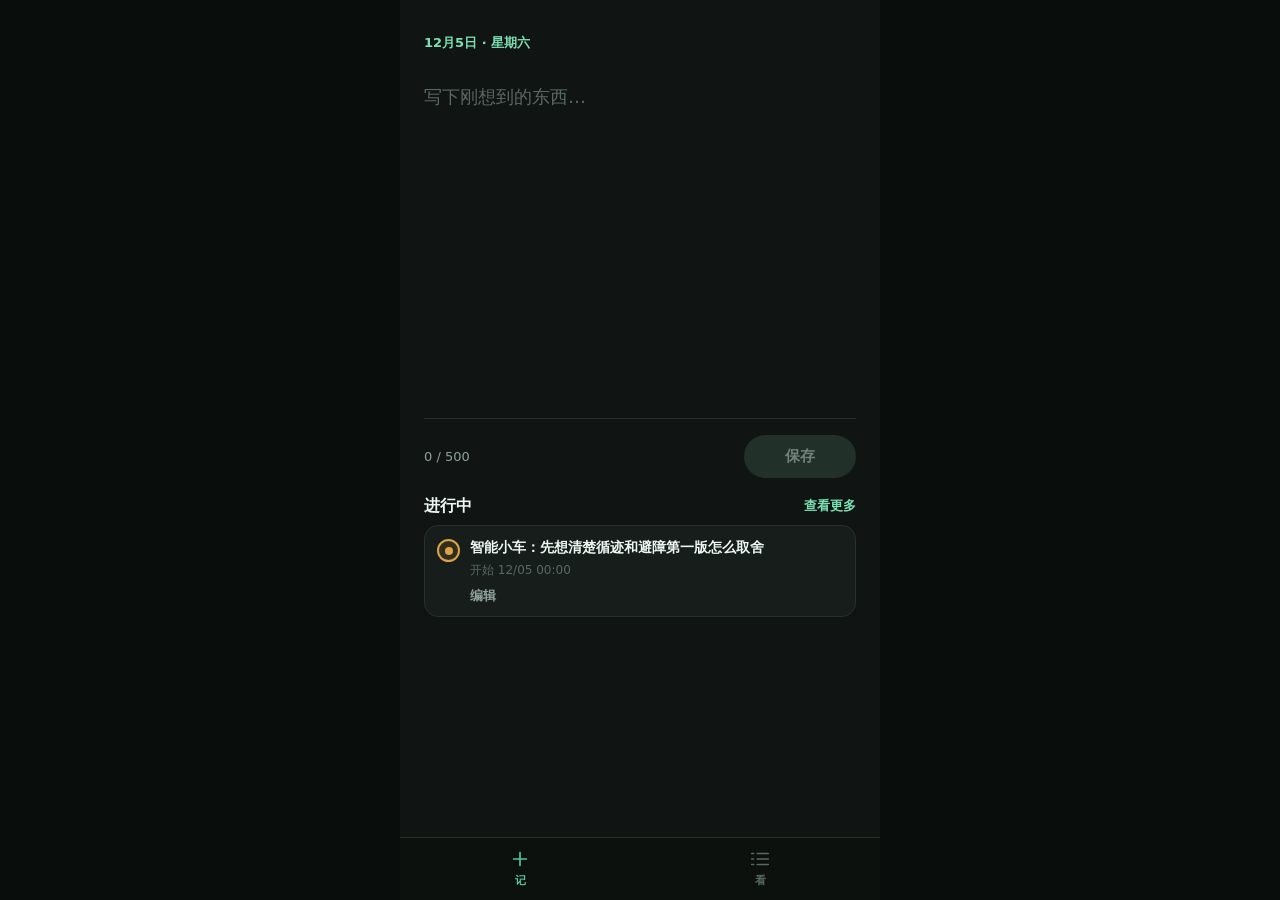
<file: index.html>
<!doctype html>
<html lang="zh-CN">
  <head>
    <meta charset="UTF-8" />
    <meta
      name="viewport"
      content="width=device-width, initial-scale=1.0, maximum-scale=1.0, user-scalable=no"
    />
    <title>灵光收集箱 Preview</title>
    <style>
      :root {
        --bg: #0d1110;
        --app: #101513;
        --card: #171d1a;
        --card-soft: #131916;
        --ink: #edf7f2;
        --muted: #8fa099;
        --faint: #586862;
        --line: #26312c;
        --line-soft: #1d2622;
        --green: #56c997;
        --green-strong: #7be0b3;
        --green-soft: rgba(86, 201, 151, 0.13);
        --amber: #dca247;
        --amber-soft: rgba(220, 162, 71, 0.13);
        --red: #dc6b61;
        --red-soft: rgba(220, 107, 97, 0.13);
        --radius: 14px;
        font-family:
          -apple-system, BlinkMacSystemFont, "PingFang SC", "Microsoft YaHei",
          system-ui, sans-serif;
      }

      * {
        box-sizing: border-box;
        margin: 0;
        padding: 0;
      }

      body {
        min-height: 100vh;
        display: flex;
        justify-content: center;
        background: #090d0b;
        color: var(--ink);
      }

      input,
      textarea,
      button {
        font: inherit;
        color: inherit;
      }

      button {
        border: 0;
        background: none;
        cursor: pointer;
      }

      button:disabled {
        cursor: not-allowed;
        opacity: 0.4;
      }

      textarea {
        resize: none;
      }

      .app {
        width: 100%;
        max-width: 480px;
        min-height: 100vh;
        display: flex;
        flex-direction: column;
        background: var(--app);
        position: relative;
      }

      .tab-capture,
      .tab-list {
        flex: 1;
        display: none;
        flex-direction: column;
        padding-bottom: 104px;
      }

      .tab-capture.active,
      .tab-list.active {
        display: flex;
      }

      .tab-capture {
        height: 100vh;
        overflow: hidden;
        padding: 34px 24px 92px;
      }

      .date-hint {
        margin-bottom: 30px;
        color: var(--green-strong);
        font-size: 13px;
        font-weight: 650;
      }

      .capture-area {
        flex: 0 0 44vh;
        display: flex;
        flex-direction: column;
        min-height: 250px;
      }

      .capture-area textarea {
        flex: 1;
        min-height: 180px;
        border: 0;
        outline: none;
        background: transparent;
        color: var(--ink);
        font-size: 18px;
        line-height: 1.7;
        caret-color: var(--green);
      }

      .capture-area textarea::placeholder {
        color: var(--faint);
      }

      .capture-footer {
        display: flex;
        align-items: center;
        justify-content: space-between;
        gap: 14px;
        margin-top: 16px;
        padding-top: 16px;
        border-top: 1px solid var(--line);
      }

      .char-count {
        color: var(--muted);
        font-size: 13px;
      }

      .save-btn {
        min-width: 112px;
        border-radius: 999px;
        background: var(--green);
        color: #07100c;
        padding: 12px 28px;
        font-size: 15px;
        font-weight: 760;
      }

      .save-btn:disabled {
        background: #213029;
        color: #6f837a;
        opacity: 1;
      }

      .home-active {
        min-height: 0;
        display: flex;
        flex: 1;
        flex-direction: column;
        padding-top: 18px;
      }

      .home-active-header {
        display: flex;
        align-items: center;
        justify-content: space-between;
        margin-bottom: 10px;
      }

      .home-active-header h2 {
        font-size: 16px;
        line-height: 1.2;
        font-weight: 760;
      }

      .home-active-header button {
        color: var(--green-strong);
        font-size: 13px;
        font-weight: 650;
      }

      .home-active-list {
        display: grid;
        gap: 8px;
        overflow: hidden;
      }

      .home-task {
        display: flex;
        align-items: flex-start;
        gap: 10px;
        border: 1px solid var(--line);
        border-radius: var(--radius);
        background: var(--card);
        padding: 11px 12px;
        box-shadow: 0 12px 30px rgba(0, 0, 0, 0.16);
      }

      .home-task.active .status-btn {
        border-color: var(--amber);
        background: var(--amber-soft);
      }

      .home-task.active .status-btn::before {
        width: 8px;
        height: 8px;
        border-radius: 999px;
        background: var(--amber);
        content: "";
      }

      .home-task-body {
        flex: 1;
        min-width: 0;
      }

      .home-task-title {
        overflow: hidden;
        display: -webkit-box;
        -webkit-line-clamp: 2;
        -webkit-box-orient: vertical;
        font-size: 14px;
        line-height: 1.45;
        font-weight: 620;
        color: var(--ink);
      }

      .home-task-meta {
        margin-top: 5px;
        color: var(--faint);
        font-size: 12px;
      }

      .home-task-actions {
        display: flex;
        gap: 12px;
        margin-top: 8px;
      }

      .home-task-actions button {
        color: var(--green-strong);
        font-size: 13px;
        font-weight: 650;
      }

      .home-task-actions button.secondary {
        color: var(--muted);
      }

      .home-more {
        color: var(--muted);
        font-size: 12px;
        line-height: 1.45;
      }

      .tab-list {
        padding: 28px 18px 110px;
        overflow-y: auto;
      }

      .list-header {
        display: grid;
        gap: 14px;
        margin-bottom: 18px;
      }

      .list-header h2 {
        font-size: 24px;
        line-height: 1.18;
        font-weight: 760;
        color: var(--ink);
      }

      .search-box {
        width: 100%;
        border: 1px solid var(--line);
        border-radius: 999px;
        background: var(--card);
        color: var(--ink);
        outline: none;
        padding: 11px 15px;
        font-size: 15px;
      }

      .search-box::placeholder {
        color: var(--faint);
      }

      .search-box:focus {
        border-color: var(--green);
        box-shadow: 0 0 0 3px rgba(86, 201, 151, 0.1);
      }

      .filter-group {
        display: flex;
        gap: 7px;
        overflow-x: auto;
        padding-bottom: 2px;
      }

      .filter-btn {
        flex: 0 0 auto;
        border: 1px solid var(--line);
        border-radius: 999px;
        background: var(--card);
        color: var(--muted);
        padding: 7px 13px;
        font-size: 13px;
        font-weight: 620;
      }

      .filter-btn.active {
        border-color: var(--green);
        background: var(--green-soft);
        color: var(--green-strong);
      }

      .day-group {
        margin-bottom: 22px;
      }

      .day-label {
        margin-bottom: 10px;
        padding-left: 2px;
        color: var(--muted);
        font-size: 14px;
        font-weight: 680;
      }

      .record-card {
        display: flex;
        gap: 12px;
        align-items: flex-start;
        margin-bottom: 8px;
        border: 1px solid var(--line);
        border-radius: var(--radius);
        background: var(--card);
        padding: 15px 14px 13px;
      }

      .record-card.completed {
        opacity: 0.72;
      }

      .record-card.completed .record-text {
        text-decoration: line-through;
      }

      .record-card.abandoned {
        opacity: 0.64;
      }

      .status-btn {
        width: 23px;
        height: 23px;
        flex: 0 0 23px;
        display: grid;
        place-items: center;
        margin-top: 2px;
        border: 2px solid var(--faint);
        border-radius: 999px;
        color: transparent;
      }

      .record-card.active .status-btn {
        border-color: var(--amber);
        background: var(--amber-soft);
      }

      .record-card.active .status-btn::before {
        width: 8px;
        height: 8px;
        border-radius: 999px;
        background: var(--amber);
        content: "";
      }

      .record-card.completed .status-btn {
        border-color: var(--green);
        background: var(--green);
        color: #07100c;
      }

      .record-card.abandoned .status-btn {
        border-color: var(--red);
        background: var(--red-soft);
      }

      .record-card.abandoned .status-btn::before {
        width: 9px;
        height: 2px;
        border-radius: 999px;
        background: var(--red);
        content: "";
      }

      .status-btn svg {
        display: none;
        width: 13px;
        height: 13px;
        fill: none;
        stroke: currentColor;
        stroke-linecap: round;
        stroke-linejoin: round;
        stroke-width: 2.5;
      }

      .record-card.completed .status-btn svg {
        display: block;
      }

      .record-body {
        flex: 1;
        min-width: 0;
      }

      .record-text {
        margin-bottom: 7px;
        overflow-wrap: anywhere;
        font-size: 15px;
        line-height: 1.5;
        color: var(--ink);
      }

      .record-meta {
        color: var(--faint);
        font-size: 12px;
        line-height: 1.45;
      }

      .record-actions {
        display: flex;
        flex-wrap: wrap;
        gap: 8px;
        margin-top: 9px;
      }

      .record-actions button {
        color: var(--green-strong);
        font-size: 13px;
        font-weight: 650;
      }

      .record-actions button.secondary {
        color: var(--muted);
      }

      .record-actions button.danger {
        color: var(--red);
      }

      .record-delete {
        width: 28px;
        height: 28px;
        flex: 0 0 28px;
        display: grid;
        place-items: center;
        margin-top: -2px;
        border-radius: 999px;
        color: var(--faint);
      }

      .record-delete:hover {
        background: var(--red-soft);
        color: var(--red);
      }

      .record-delete svg,
      .bottom-nav svg {
        fill: none;
        stroke: currentColor;
        stroke-linecap: round;
        stroke-linejoin: round;
      }

      .record-delete svg {
        width: 16px;
        height: 16px;
        stroke-width: 1.8;
      }

      .empty-state {
        padding: 62px 20px;
        color: var(--faint);
        font-size: 14px;
        line-height: 1.6;
        text-align: center;
      }

      .bottom-nav {
        position: fixed;
        right: 0;
        bottom: 0;
        left: 0;
        display: flex;
        width: 100%;
        max-width: 480px;
        margin: 0 auto;
        border-top: 1px solid var(--line);
        background: rgba(13, 17, 15, 0.9);
        backdrop-filter: blur(16px);
      }

      .bottom-nav button {
        flex: 1;
        display: flex;
        flex-direction: column;
        align-items: center;
        gap: 3px;
        padding: 10px 0 12px;
        color: var(--faint);
        font-size: 11px;
        font-weight: 680;
      }

      .bottom-nav button.active {
        color: var(--green);
      }

      .bottom-nav svg {
        width: 22px;
        height: 22px;
        stroke-width: 1.8;
      }

      .toast {
        position: fixed;
        bottom: 84px;
        left: 50%;
        z-index: 10;
        transform: translateX(-50%);
        border-radius: 999px;
        background: #dff8ec;
        color: #07100c;
        padding: 10px 22px;
        opacity: 0;
        pointer-events: none;
        white-space: nowrap;
        font-size: 13px;
        font-weight: 560;
        transition: opacity 0.2s ease;
      }

      .toast.show {
        opacity: 1;
      }

      @media (max-width: 520px) {
        .tab-capture {
          padding: 30px 18px 88px;
        }

        .tab-list {
          padding: 18px 16px 100px;
        }

        .capture-area textarea {
          min-height: 132px;
          font-size: 16px;
        }
      }

      @media (prefers-reduced-motion: reduce) {
        *,
        *::before,
        *::after {
          transition: none !important;
        }
      }
    </style>
  </head>
  <body>
    <div class="app">
      <section class="tab-capture active" id="captureTab" aria-label="灵光收集箱">
        <div class="date-hint" id="dateHint"></div>

        <div class="capture-area">
          <textarea id="captureInput" placeholder="写下刚想到的东西…" maxlength="500"></textarea>
          <div class="capture-footer">
            <span class="char-count" id="charCount">0 / 500</span>
            <button class="save-btn" id="saveBtn" type="button" disabled>保存</button>
          </div>
        </div>

        <section class="home-active" aria-labelledby="homeActiveTitle">
          <div class="home-active-header">
            <h2 id="homeActiveTitle">进行中</h2>
            <button type="button" id="viewAllActiveBtn">查看更多</button>
          </div>
          <div class="home-active-list" id="homeActiveList"></div>
        </section>
      </section>

      <section class="tab-list" id="listTab" aria-labelledby="listTitle">
        <header class="list-header">
          <h2 id="listTitle">记录</h2>
          <input
            class="search-box"
            id="searchInput"
            type="search"
            placeholder="搜索记录..."
            autocomplete="off"
          />
          <div class="filter-group" aria-label="记录筛选">
            <button class="filter-btn active" type="button" data-filter="all">全部</button>
            <button class="filter-btn" type="button" data-filter="open">未处理</button>
            <button class="filter-btn" type="button" data-filter="active">进行中</button>
            <button class="filter-btn" type="button" data-filter="completed">已完成</button>
            <button class="filter-btn" type="button" data-filter="abandoned">已放弃</button>
          </div>
        </header>
        <div id="recordList"></div>
      </section>

      <nav class="bottom-nav" aria-label="底部导航">
        <button class="active" type="button" data-tab="capture">
          <svg viewBox="0 0 24 24" aria-hidden="true"><path d="M12 5v14M5 12h14" /></svg>
          <span>记</span>
        </button>
        <button type="button" data-tab="list">
          <svg viewBox="0 0 24 24" aria-hidden="true"><path d="M3 12h2M9 12h12M3 6h2M9 6h12M3 18h2M9 18h12" /></svg>
          <span>看</span>
        </button>
      </nav>

      <div class="toast" id="toast" role="status" aria-live="polite"></div>
    </div>

    <script>
      const STORAGE_KEY = "spark-inbox-lite-v1";

      const seedRecords = [
        {
          id: id(),
          content: "智能小车：先想清楚循迹和避障第一版怎么取舍",
          status: "active",
          createdAt: Date.now() - 1000 * 60 * 180,
          startedAt: Date.now() - 1000 * 60 * 90,
          completedAt: null,
          updatedAt: null,
        },
        {
          id: id(),
          content: "HTML视频标签要查 controls、poster、source 三个点",
          status: "open",
          createdAt: Date.now() - 1000 * 60 * 260,
          startedAt: null,
          completedAt: null,
          updatedAt: null,
        },
        {
          id: id(),
          content: "酒馆学习可能需要先整理一个最小可开始清单",
          status: "open",
          createdAt: Date.now() - 1000 * 60 * 620,
          startedAt: null,
          completedAt: null,
          updatedAt: null,
        },
        {
          id: id(),
          content: "app 不应该只是记录，更应该是想法的暂存入口",
          status: "completed",
          createdAt: Date.now() - 1000 * 60 * 1400,
          startedAt: Date.now() - 1000 * 60 * 1000,
          completedAt: Date.now() - 1000 * 60 * 620,
          abandonedAt: null,
          updatedAt: null,
        },
        {
          id: id(),
          content: "先不做复杂优先级矩阵，第一版会太重",
          status: "abandoned",
          createdAt: Date.now() - 1000 * 60 * 1800,
          startedAt: null,
          completedAt: null,
          abandonedAt: Date.now() - 1000 * 60 * 1200,
          updatedAt: null,
        },
      ];

      let state = loadState();
      let activeTab = "capture";
      let filter = "all";
      let toastTimer;

      const input = document.querySelector("#captureInput");
      const saveBtn = document.querySelector("#saveBtn");
      const charCount = document.querySelector("#charCount");
      const homeActiveList = document.querySelector("#homeActiveList");
      const viewAllActiveBtn = document.querySelector("#viewAllActiveBtn");
      const searchInput = document.querySelector("#searchInput");
      const recordList = document.querySelector("#recordList");

      function id() {
        if (crypto.randomUUID) return crypto.randomUUID();
        return Date.now().toString(36) + "-" + Math.random().toString(36).slice(2);
      }

      function loadState() {
        try {
          const saved = localStorage.getItem(STORAGE_KEY);
          if (!saved) return { records: seedRecords };
          const parsed = JSON.parse(saved);
          if (Array.isArray(parsed.records)) return { records: parsed.records };
        } catch {
          return { records: seedRecords };
        }

        return { records: seedRecords };
      }

      function saveState() {
        localStorage.setItem(STORAGE_KEY, JSON.stringify(state));
      }

      function persistAndRender() {
        saveState();
        render();
      }

      function formatDateTime(timestamp) {
        return new Intl.DateTimeFormat("zh-CN", {
          month: "2-digit",
          day: "2-digit",
          hour: "2-digit",
          minute: "2-digit",
        }).format(new Date(timestamp));
      }

      function dateKey(timestamp) {
        const date = new Date(timestamp);
        return `${date.getFullYear()}-${date.getMonth() + 1}-${date.getDate()}`;
      }

      function todayKey() {
        return dateKey(Date.now());
      }

      function yesterdayKey() {
        const date = new Date();
        date.setDate(date.getDate() - 1);
        return `${date.getFullYear()}-${date.getMonth() + 1}-${date.getDate()}`;
      }

      function dayLabel(key) {
        if (key === todayKey()) return "今天";
        if (key === yesterdayKey()) return "昨天";
        const date = new Date(key);
        return `${date.getMonth() + 1}月${date.getDate()}日`;
      }

      function statusLabel(status) {
        return {
          open: "未处理",
          active: "进行中",
          completed: "已完成",
          abandoned: "已放弃",
        }[status];
      }

      function filteredRecords() {
        const query = searchInput.value.trim().toLowerCase();

        return [...state.records]
          .filter((record) => {
            if (filter === "all") return record.status !== "abandoned";
            return record.status === filter;
          })
          .filter((record) => !query || record.content.toLowerCase().includes(query))
          .sort((a, b) => b.createdAt - a.createdAt);
      }

      function groupedRecords(records) {
        const groups = new Map();
        records.forEach((record) => {
          const key = dateKey(record.createdAt);
          if (!groups.has(key)) groups.set(key, []);
          groups.get(key).push(record);
        });

        return [...groups.entries()]
          .sort(([a], [b]) => (a > b ? -1 : 1))
          .map(([key, records]) => ({ key, records }));
      }

      function addRecord() {
        const content = input.value.trim();
        if (!content) return;

        state.records.unshift({
          id: id(),
          content,
          status: "open",
          createdAt: Date.now(),
          startedAt: null,
          completedAt: null,
          abandonedAt: null,
          updatedAt: null,
        });

        input.value = "";
        updateInputState();
        persistAndRender();
        showToast("已保存");
      }

      function startRecord(recordId) {
        const now = Date.now();
        state.records = state.records.map((record) =>
          record.id === recordId
            ? { ...record, status: "active", startedAt: record.startedAt || now, updatedAt: now }
            : record,
        );
        persistAndRender();
        showToast("已开始");
      }

      function completeRecord(recordId) {
        const now = Date.now();
        state.records = state.records.map((record) =>
          record.id === recordId
            ? {
                ...record,
                status: "completed",
                startedAt: record.startedAt || now,
                completedAt: now,
                abandonedAt: null,
                updatedAt: now,
              }
            : record,
        );
        persistAndRender();
        showToast("已完成");
      }

      function editRecord(recordId) {
        const record = state.records.find((item) => item.id === recordId);
        if (!record) return;

        const next = window.prompt("编辑记录", record.content);
        if (next === null) return;

        const content = next.trim();
        if (!content) {
          showToast("内容不能为空");
          return;
        }

        const now = Date.now();
        state.records = state.records.map((item) =>
          item.id === recordId ? { ...item, content, updatedAt: now } : item,
        );
        persistAndRender();
        showToast("已更新");
      }

      function reopenRecord(recordId) {
        state.records = state.records.map((record) =>
          record.id === recordId
            ? {
                ...record,
                status: "open",
                startedAt: null,
                completedAt: null,
                abandonedAt: null,
                updatedAt: Date.now(),
              }
            : record,
        );
        persistAndRender();
        showToast("已恢复为未处理");
      }

      function pauseRecord(recordId) {
        const now = Date.now();
        state.records = state.records.map((record) =>
          record.id === recordId ? { ...record, status: "open", updatedAt: now } : record,
        );
        persistAndRender();
        showToast("已放回未处理");
      }

      function abandonRecord(recordId) {
        const now = Date.now();
        state.records = state.records.map((record) =>
          record.id === recordId
            ? { ...record, status: "abandoned", completedAt: null, abandonedAt: now, updatedAt: now }
            : record,
        );
        persistAndRender();
        showToast("已放弃");
      }

      function deleteRecord(recordId) {
        state.records = state.records.filter((record) => record.id !== recordId);
        persistAndRender();
        showToast("已删除");
      }

      function cycleRecord(record) {
        if (record.status === "open") {
          startRecord(record.id);
          return;
        }

        if (record.status === "active") {
          completeRecord(record.id);
          return;
        }

        reopenRecord(record.id);
      }

      function renderCapture() {
        const now = new Date();
        const weekday = ["星期日", "星期一", "星期二", "星期三", "星期四", "星期五", "星期六"][now.getDay()];
        document.querySelector("#dateHint").textContent = `${now.getMonth() + 1}月${now.getDate()}日 · ${weekday}`;
        renderHomeActive();
      }

      function renderHomeActive() {
        const activeRecords = [...state.records]
          .filter((record) => record.status === "active")
          .sort((a, b) => (b.startedAt || b.createdAt) - (a.startedAt || a.createdAt));
        const visibleRecords = activeRecords.slice(0, 3);

        homeActiveList.replaceChildren();
        if (visibleRecords.length === 0) {
          const empty = document.createElement("div");
          empty.className = "home-more";
          empty.textContent = "还没有进行中的记录。";
          homeActiveList.append(empty);
          return;
        }

        visibleRecords.forEach((record) => homeActiveList.append(createHomeTask(record)));

        if (activeRecords.length > visibleRecords.length) {
          const more = document.createElement("div");
          more.className = "home-more";
          more.textContent = `还有 ${activeRecords.length - visibleRecords.length} 条，去“看”页面处理。`;
          homeActiveList.append(more);
        }
      }

      function createHomeTask(record) {
        const item = document.createElement("article");
        item.className = `home-task ${record.status}`;

        const statusButton = document.createElement("button");
        statusButton.className = "status-btn";
        statusButton.type = "button";
        statusButton.setAttribute("aria-label", statusLabel(record.status));
        statusButton.innerHTML = '<svg viewBox="0 0 24 24"><path d="M5 13l4 4L19 7" /></svg>';
        statusButton.addEventListener("click", () => cycleRecord(record));

        const body = document.createElement("div");
        body.className = "home-task-body";

        const title = document.createElement("div");
        title.className = "home-task-title";
        title.textContent = record.content;

        const meta = document.createElement("div");
        meta.className = "home-task-meta";
        meta.textContent = `开始 ${formatDateTime(record.startedAt || record.createdAt)}`;

        const actions = document.createElement("div");
        actions.className = "home-task-actions";
        actions.append(actionButton("编辑", () => editRecord(record.id), "secondary"));

        body.append(title, meta, actions);
        item.append(statusButton, body);
        return item;
      }

      function renderList() {
        const groups = groupedRecords(filteredRecords());
        recordList.replaceChildren();

        if (groups.length === 0) {
          const empty = document.createElement("div");
          empty.className = "empty-state";
          empty.innerHTML = searchInput.value.trim()
            ? "没有找到相关记录"
            : "还没有记录<br />去“记”页面写下第一条";
          recordList.append(empty);
          return;
        }

        groups.forEach((group) => {
          const groupNode = document.createElement("section");
          groupNode.className = "day-group";

          const label = document.createElement("div");
          label.className = "day-label";
          label.textContent = dayLabel(group.key);
          groupNode.append(label);

          group.records.forEach((record) => groupNode.append(createRecordCard(record)));
          recordList.append(groupNode);
        });
      }

      function createRecordCard(record) {
        const card = document.createElement("article");
        card.className = `record-card ${record.status}`;

        const statusButton = document.createElement("button");
        statusButton.className = "status-btn";
        statusButton.type = "button";
        statusButton.setAttribute("aria-label", statusLabel(record.status));
        statusButton.innerHTML = '<svg viewBox="0 0 24 24"><path d="M5 13l4 4L19 7" /></svg>';
        statusButton.addEventListener("click", () => cycleRecord(record));

        const body = document.createElement("div");
        body.className = "record-body";

        const text = document.createElement("div");
        text.className = "record-text";
        text.textContent = record.content;

        const meta = document.createElement("div");
        meta.className = "record-meta";
        meta.textContent = metaText(record);

        const actions = document.createElement("div");
        actions.className = "record-actions";
        appendActions(actions, record);

        body.append(text, meta, actions);

        const deleteButton = document.createElement("button");
        deleteButton.className = "record-delete";
        deleteButton.type = "button";
        deleteButton.setAttribute("aria-label", "删除");
        deleteButton.innerHTML = '<svg viewBox="0 0 24 24"><path d="M18 6L6 18M6 6l12 12" /></svg>';
        deleteButton.addEventListener("click", () => deleteRecord(record.id));

        card.append(statusButton, body, deleteButton);
        return card;
      }

      function appendActions(container, record) {
        if (record.status === "open") {
          container.append(actionButton("编辑", () => editRecord(record.id), "secondary"));
          container.append(actionButton("完成", () => completeRecord(record.id), "secondary"));
          container.append(actionButton("放弃", () => abandonRecord(record.id), "danger"));
          return;
        }

        if (record.status === "active") {
          container.append(actionButton("编辑", () => editRecord(record.id), "secondary"));
          container.append(actionButton("放回未处理", () => pauseRecord(record.id), "secondary"));
          container.append(actionButton("放弃", () => abandonRecord(record.id), "danger"));
          return;
        }

        if (record.status === "completed") {
          container.append(actionButton("编辑", () => editRecord(record.id), "secondary"));
          container.append(actionButton("放弃", () => abandonRecord(record.id), "danger"));
          return;
        }

        container.append(actionButton("编辑", () => editRecord(record.id), "secondary"));
      }

      function actionButton(label, onClick, className = "") {
        const button = document.createElement("button");
        button.type = "button";
        button.textContent = label;
        if (className) button.className = className;
        button.addEventListener("click", onClick);
        return button;
      }

      function metaText(record) {
        const parts = [`${statusLabel(record.status)} · 记录 ${formatDateTime(record.createdAt)}`];
        if (record.startedAt) parts.push(`开始 ${formatDateTime(record.startedAt)}`);
        if (record.completedAt) parts.push(`完成 ${formatDateTime(record.completedAt)}`);
        if (record.abandonedAt) parts.push(`放弃 ${formatDateTime(record.abandonedAt)}`);
        if (record.updatedAt) parts.push(`更新 ${formatDateTime(record.updatedAt)}`);
        return parts.join(" · ");
      }

      function switchTab(tab) {
        activeTab = tab;
        document.querySelectorAll(".bottom-nav button").forEach((button) => {
          button.classList.toggle("active", button.dataset.tab === tab);
        });
        document.querySelector("#captureTab").classList.toggle("active", tab === "capture");
        document.querySelector("#listTab").classList.toggle("active", tab === "list");
        render();
      }

      function updateInputState() {
        const length = input.value.trim().length;
        charCount.textContent = `${length} / 500`;
        saveBtn.disabled = length === 0;
      }

      function showToast(message) {
        clearTimeout(toastTimer);
        const toast = document.querySelector("#toast");
        toast.textContent = message;
        toast.classList.add("show");
        toastTimer = setTimeout(() => toast.classList.remove("show"), 1600);
      }

      function render() {
        renderCapture();
        renderList();
      }

      document.querySelectorAll(".bottom-nav button").forEach((button) => {
        button.addEventListener("click", () => switchTab(button.dataset.tab));
      });

      viewAllActiveBtn.addEventListener("click", () => {
        filter = "active";
        document.querySelectorAll(".filter-btn").forEach((item) => {
          item.classList.toggle("active", item.dataset.filter === "active");
        });
        switchTab("list");
      });

      document.querySelectorAll(".filter-btn").forEach((button) => {
        button.addEventListener("click", () => {
          document.querySelectorAll(".filter-btn").forEach((item) => item.classList.remove("active"));
          button.classList.add("active");
          filter = button.dataset.filter;
          renderList();
        });
      });

      input.addEventListener("input", updateInputState);
      searchInput.addEventListener("input", renderList);
      input.addEventListener("keydown", (event) => {
        if ((event.ctrlKey || event.metaKey) && event.key === "Enter") {
          addRecord();
        }
      });
      saveBtn.addEventListener("click", addRecord);

      render();
      input.focus();
    </script>
  </body>
</html>
</file>
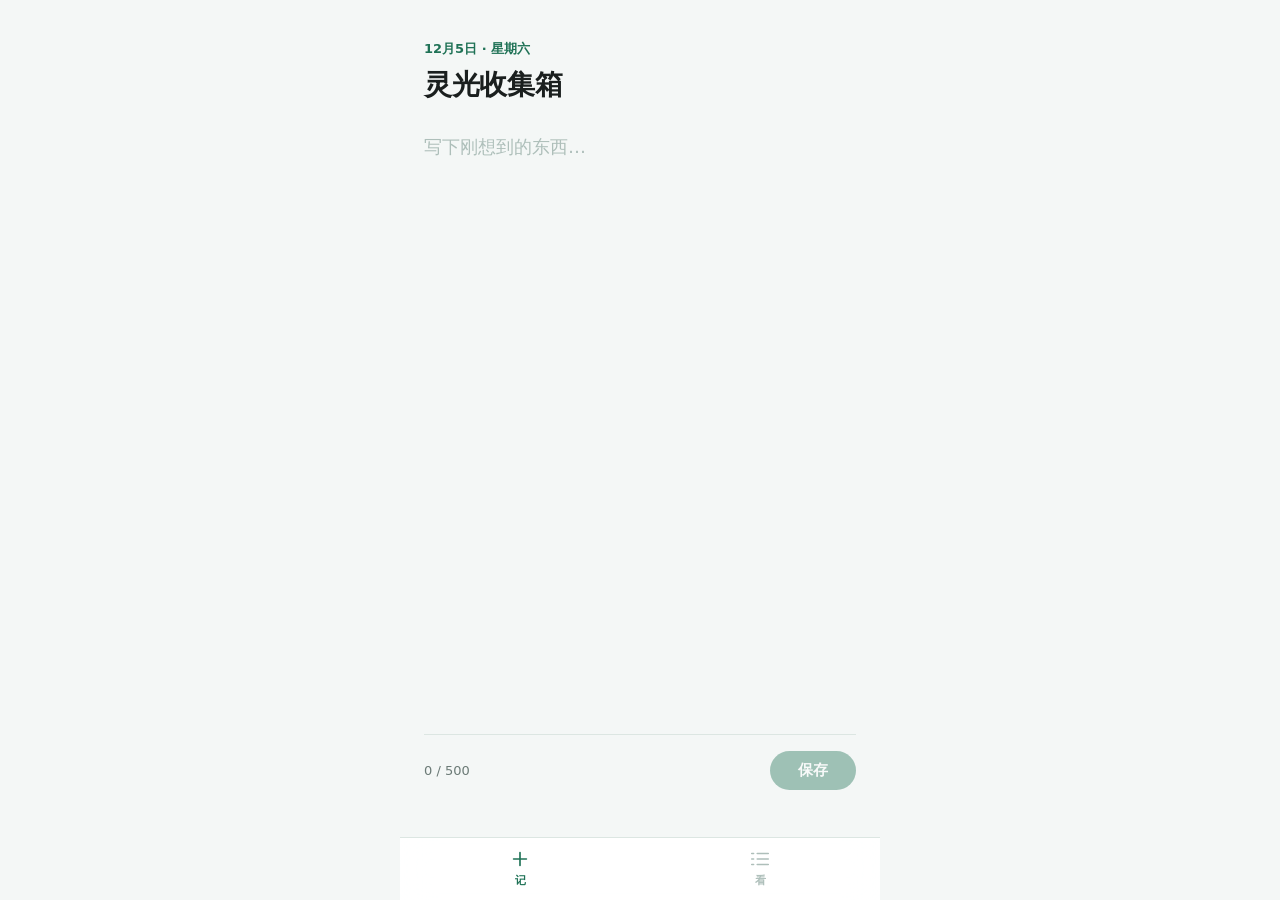
<file: preview-b.html>
<!doctype html>
<html lang="zh-CN">
<head>
  <meta charset="UTF-8" />
  <meta name="viewport" content="width=device-width, initial-scale=1.0, maximum-scale=1.0, user-scalable=no" />
  <title>灵光收集箱 · 时间线预览</title>
  <style>
    :root {
      --bg: #f4f7f6;
      --card: #ffffff;
      --ink: #1a1f1e;
      --muted: #6b7a76;
      --faint: #aebfba;
      --line: #dce6e2;
      --green: #1f7256;
      --green-soft: #e6f3ee;
      --green-bright: #d4efe6;
      --radius: 14px;
      --radius-sm: 8px;
      font-family: -apple-system, "PingFang SC", "Microsoft YaHei", system-ui, sans-serif;
    }

    * { box-sizing: border-box; margin: 0; padding: 0; }
    body {
      background: var(--bg);
      color: var(--ink);
      min-height: 100vh;
      display: flex;
      justify-content: center;
    }

    input, textarea, button { font: inherit; color: inherit; }
    button { cursor: pointer; border: 0; background: none; }
    textarea { resize: none; }

    .app {
      width: 100%;
      max-width: 480px;
      min-height: 100vh;
      display: flex;
      flex-direction: column;
      background: var(--bg);
      position: relative;
    }

    /* 记 tab */
    .tab-capture {
      flex: 1;
      display: flex;
      flex-direction: column;
      padding: 40px 24px 110px;
    }

    .tab-capture .date-hint {
      font-size: 13px;
      color: var(--green);
      font-weight: 600;
      margin-bottom: 8px;
    }

    .tab-capture h1 {
      font-size: 28px;
      font-weight: 700;
      letter-spacing: -0.3px;
      margin-bottom: 28px;
    }

    .capture-area {
      flex: 1;
      display: flex;
      flex-direction: column;
    }

    .capture-area textarea {
      flex: 1;
      min-height: 180px;
      border: 0;
      background: transparent;
      font-size: 18px;
      line-height: 1.7;
      outline: none;
      padding: 0;
      color: var(--ink);
    }

    .capture-area textarea::placeholder {
      color: var(--faint);
    }

    .capture-footer {
      display: flex;
      align-items: center;
      justify-content: space-between;
      padding-top: 16px;
      border-top: 1px solid var(--line);
      margin-top: 16px;
    }

    .capture-footer .char-count {
      font-size: 13px;
      color: var(--muted);
    }

    .save-btn {
      background: var(--green);
      color: #fff;
      padding: 10px 28px;
      border-radius: 999px;
      font-size: 15px;
      font-weight: 600;
      transition: opacity 0.15s;
    }

    .save-btn:disabled {
      opacity: 0.4;
    }

    /* 看 tab */
    .tab-timeline {
      flex: 1;
      display: none;
      flex-direction: column;
      padding: 24px 20px 110px;
      overflow-y: auto;
    }

    .tab-timeline.active { display: flex; }
    .tab-capture.active { display: flex; }
    .tab-capture { display: none; }

    .timeline-header {
      display: flex;
      align-items: center;
      justify-content: space-between;
      margin-bottom: 20px;
    }

    .timeline-header h2 {
      font-size: 22px;
      font-weight: 700;
    }

    .filter-group {
      display: flex;
      gap: 6px;
    }

    .filter-btn {
      padding: 6px 14px;
      border-radius: 999px;
      font-size: 13px;
      font-weight: 500;
      color: var(--muted);
      background: var(--card);
      border: 1px solid var(--line);
      transition: all 0.12s;
    }

    .filter-btn.active {
      background: var(--green-soft);
      color: var(--green);
      border-color: var(--green);
    }

    .day-group {
      margin-bottom: 24px;
    }

    .day-label {
      font-size: 14px;
      font-weight: 600;
      color: var(--muted);
      margin-bottom: 10px;
      padding-left: 2px;
    }

    .record-card {
      background: var(--card);
      border-radius: var(--radius);
      padding: 16px 16px 14px;
      margin-bottom: 8px;
      border: 1px solid var(--line);
      transition: all 0.15s;
      display: flex;
      align-items: flex-start;
      gap: 12px;
    }

    .record-card.completed {
      opacity: 0.6;
    }

    .record-card.completed .record-text {
      text-decoration: line-through;
    }

    .record-check {
      width: 22px;
      height: 22px;
      flex-shrink: 0;
      border-radius: 999px;
      border: 2px solid var(--faint);
      margin-top: 2px;
      display: flex;
      align-items: center;
      justify-content: center;
      transition: all 0.15s;
      background: transparent;
    }

    .record-card.completed .record-check {
      background: var(--green);
      border-color: var(--green);
    }

    .record-check svg {
      width: 12px;
      height: 12px;
      fill: none;
      stroke: #fff;
      stroke-width: 2.5;
      stroke-linecap: round;
      stroke-linejoin: round;
      display: none;
    }

    .record-card.completed .record-check svg {
      display: block;
    }

    .record-body {
      flex: 1;
      min-width: 0;
    }

    .record-text {
      font-size: 15px;
      line-height: 1.5;
      word-wrap: break-word;
      margin-bottom: 6px;
    }

    .record-meta {
      display: flex;
      gap: 12px;
      font-size: 12px;
      color: var(--faint);
    }

    .record-delete {
      width: 28px;
      height: 28px;
      flex-shrink: 0;
      border-radius: 999px;
      display: flex;
      align-items: center;
      justify-content: center;
      color: var(--faint);
      transition: all 0.12s;
      opacity: 0;
      margin-top: -2px;
    }

    .record-card:hover .record-delete,
    .record-card:focus-within .record-delete {
      opacity: 1;
    }

    .record-delete:hover {
      background: #fee9e7;
      color: #c1423a;
    }

    .record-delete svg {
      width: 16px;
      height: 16px;
      stroke: currentColor;
      fill: none;
      stroke-width: 1.8;
      stroke-linecap: round;
      stroke-linejoin: round;
    }

    .empty-state {
      text-align: center;
      padding: 60px 20px;
      color: var(--faint);
      font-size: 14px;
      line-height: 1.6;
    }

    /* 底部导航 */
    .bottom-nav {
      position: fixed;
      bottom: 0;
      left: 50%;
      transform: translateX(-50%);
      width: 100%;
      max-width: 480px;
      background: rgba(255,255,255,0.92);
      backdrop-filter: blur(16px);
      border-top: 1px solid var(--line);
      display: flex;
    }

    .bottom-nav button {
      flex: 1;
      padding: 10px 0 12px;
      display: flex;
      flex-direction: column;
      align-items: center;
      gap: 3px;
      font-size: 11px;
      font-weight: 600;
      color: var(--faint);
      transition: color 0.12s;
    }

    .bottom-nav button.active {
      color: var(--green);
    }

    .bottom-nav button svg {
      width: 22px;
      height: 22px;
      stroke: currentColor;
      fill: none;
      stroke-width: 1.8;
      stroke-linecap: round;
      stroke-linejoin: round;
    }

    /* Toast */
    .toast {
      position: fixed;
      bottom: 84px;
      left: 50%;
      transform: translateX(-50%);
      background: #1a2b26;
      color: #fff;
      padding: 10px 22px;
      border-radius: 999px;
      font-size: 13px;
      font-weight: 500;
      opacity: 0;
      transition: opacity 0.25s;
      pointer-events: none;
      z-index: 10;
      white-space: nowrap;
    }

    .toast.show { opacity: 1; }

    /* 响应式 */
    @media (max-width: 520px) {
      .tab-capture { padding: 28px 18px 100px; }
      .tab-timeline { padding: 18px 16px 100px; }
      .capture-area textarea { font-size: 16px; min-height: 140px; }
    }

    @media (prefers-reduced-motion: reduce) {
      *, *::before, *::after { transition: none !important; }
    }
  </style>
</head>
<body>
  <div class="app" id="app">

    <!-- 记 -->
    <div class="tab-capture active" id="captureTab">
      <div class="date-hint" id="dateHint"></div>
      <h1>灵光收集箱</h1>
      <div class="capture-area">
        <textarea id="captureInput" placeholder="写下刚想到的东西…" maxlength="500"></textarea>
        <div class="capture-footer">
          <span class="char-count" id="charCount">0 / 500</span>
          <button class="save-btn" id="saveBtn" disabled>保存</button>
        </div>
      </div>
    </div>

    <!-- 看 -->
    <div class="tab-timeline" id="timelineTab">
      <div class="timeline-header">
        <h2>时间线</h2>
        <div class="filter-group">
          <button class="filter-btn active" data-filter="all">全部</button>
          <button class="filter-btn" data-filter="unprocessed">未处理</button>
          <button class="filter-btn" data-filter="completed">已完成</button>
        </div>
      </div>
      <div id="timelineList"></div>
    </div>

    <!-- 底部导航 -->
    <nav class="bottom-nav">
      <button class="active" data-tab="capture">
        <svg viewBox="0 0 24 24"><path d="M12 5v14M5 12h14"/></svg>
        <span>记</span>
      </button>
      <button data-tab="timeline">
        <svg viewBox="0 0 24 24"><path d="M3 12h2M9 12h12M3 6h2M9 6h12M3 18h2M9 18h12"/></svg>
        <span>看</span>
      </button>
    </nav>

    <div class="toast" id="toast"></div>
  </div>

  <script>
    const STORAGE_KEY = 'spark-inbox-timeline-v1';

    const seedRecords = [
      { id: id(), content: '明天起床改论文，先查一下最新的文献', createdAt: Date.now() - 1000*60*30, completedAt: null },
      { id: id(), content: '基因的自私性——这个角度可以联系到人类社会合作行为', createdAt: Date.now() - 1000*60*120, completedAt: null },
      { id: id(), content: 'app 不应该只是记录，更应该是想法的孵化器', createdAt: Date.now() - 1000*60*300, completedAt: Date.now() - 1000*60*60 },
      { id: id(), content: '最近观察到的一个社会现象：人们在公共场合的行为模式变化', createdAt: Date.now() - 1000*60*600, completedAt: null },
      { id: id(), content: 'Obsidian 里整理笔记时发现知识网络的连接比内容本身更重要', createdAt: Date.now() - 1000*60*1400, completedAt: Date.now() - 1000*60*800 },
    ];

    let state = loadState();
    let activeTab = 'capture';
    let filter = 'all';
    let toastTimer;

    function id() {
      return crypto.randomUUID ? crypto.randomUUID() : Date.now().toString(36) + '-' + Math.random().toString(36).slice(2);
    }

    function loadState() {
      try {
        const saved = localStorage.getItem(STORAGE_KEY);
        if (saved) {
          const parsed = JSON.parse(saved);
          if (Array.isArray(parsed.records)) return { records: parsed.records };
        }
      } catch (e) { console.warn('state corrupted, resetting'); }
      return { records: seedRecords };
    }

    function saveState() {
      localStorage.setItem(STORAGE_KEY, JSON.stringify(state));
    }

    function formatDateShort(ts) {
      const d = new Date(ts);
      return d.getMonth()+1 + '/' + d.getDate();
    }

    function formatDateTime(ts) {
      return new Intl.DateTimeFormat('zh-CN', {
        month: '2-digit', day: '2-digit', hour: '2-digit', minute: '2-digit'
      }).format(new Date(ts));
    }

    function todayStr() {
      const d = new Date();
      return d.getFullYear() + '-' + (d.getMonth()+1) + '-' + d.getDate();
    }

    function yesterdayStr() {
      const d = new Date();
      d.setDate(d.getDate() - 1);
      return d.getFullYear() + '-' + (d.getMonth()+1) + '-' + d.getDate();
    }

    function dateKey(ts) {
      const d = new Date(ts);
      return d.getFullYear() + '-' + (d.getMonth()+1) + '-' + d.getDate();
    }

    function dayLabel(key) {
      const now = todayStr();
      if (key === now) return '今天';
      if (key === yesterdayStr()) return '昨天';
      const d = new Date(key);
      return d.getMonth()+1 + '月' + d.getDate() + '日';
    }

    function toggleDone(id) {
      state.records = state.records.map(r => {
        if (r.id !== id) return r;
        if (r.completedAt) return { ...r, completedAt: null };
        return { ...r, completedAt: Date.now() };
      });
      persistAndRender();
      const r = state.records.find(x => x.id === id);
      showToast(r.completedAt ? '标记为已完成' : '标记为未处理');
    }

    function deleteRecord(id, event) {
      event.stopPropagation();
      state.records = state.records.filter(r => r.id !== id);
      persistAndRender();
      showToast('已删除');
    }

    function showToast(msg) {
      clearTimeout(toastTimer);
      const el = document.getElementById('toast');
      el.textContent = msg;
      el.classList.add('show');
      toastTimer = setTimeout(() => el.classList.remove('show'), 1600);
    }

    function persistAndRender() {
      saveState();
      render();
    }

    function getFilteredRecords() {
      let records = [...state.records].sort((a,b) => b.createdAt - a.createdAt);
      if (filter === 'unprocessed') records = records.filter(r => !r.completedAt);
      if (filter === 'completed') records = records.filter(r => r.completedAt);
      return records;
    }

    function groupByDay(records) {
      const groups = {};
      records.forEach(r => {
        const key = dateKey(r.createdAt);
        if (!groups[key]) groups[key] = [];
        groups[key].push(r);
      });
      // sort keys descending
      return Object.keys(groups).sort((a,b) => a > b ? -1 : 1).map(key => ({
        key,
        label: dayLabel(key),
        records: groups[key]
      }));
    }

    function renderCapture() {
      const now = new Date();
      const hint = now.getMonth()+1 + '月' + now.getDate() + '日 · ' + ['星期日','星期一','星期二','星期三','星期四','星期五','星期六'][now.getDay()];
      document.getElementById('dateHint').textContent = hint;
    }

    function renderTimeline() {
      const container = document.getElementById('timelineList');
      const groups = groupByDay(getFilteredRecords());

      if (groups.length === 0) {
        container.innerHTML = '<div class="empty-state">还没有记录<br/>去"记"页面写下第一条吧</div>';
        return;
      }

      container.innerHTML = '';
      groups.forEach(group => {
        const groupEl = document.createElement('div');
        groupEl.className = 'day-group';
        groupEl.innerHTML = `<div class="day-label">${group.label}</div>`;

        group.records.forEach(r => {
          const card = document.createElement('div');
          card.className = 'record-card' + (r.completedAt ? ' completed' : '');
          card.tabIndex = 0;

          const checkBtn = document.createElement('button');
          checkBtn.className = 'record-check';
          checkBtn.setAttribute('aria-label', r.completedAt ? '标记为未处理' : '标记为已完成');
          checkBtn.innerHTML = '<svg viewBox="0 0 24 24"><path d="M5 13l4 4L19 7"/></svg>';
          checkBtn.addEventListener('click', (e) => { e.stopPropagation(); toggleDone(r.id); });

          const body = document.createElement('div');
          body.className = 'record-body';

          const text = document.createElement('div');
          text.className = 'record-text';
          text.textContent = r.content;

          const meta = document.createElement('div');
          meta.className = 'record-meta';
          let metaText = '记录 ' + formatDateTime(r.createdAt);
          if (r.completedAt) metaText += ' · 完成 ' + formatDateTime(r.completedAt);
          meta.textContent = metaText;

          body.append(text, meta);

          const delBtn = document.createElement('button');
          delBtn.className = 'record-delete';
          delBtn.setAttribute('aria-label', '删除');
          delBtn.innerHTML = '<svg viewBox="0 0 24 24"><path d="M18 6L6 18M6 6l12 12"/></svg>';
          delBtn.addEventListener('click', (e) => deleteRecord(r.id, e));

          card.append(checkBtn, body, delBtn);
          groupEl.append(card);
        });

        container.append(groupEl);
      });
    }

    function switchTab(tab) {
      activeTab = tab;
      document.querySelectorAll('.bottom-nav button').forEach(b => {
        b.classList.toggle('active', b.dataset.tab === tab);
      });
      document.getElementById('captureTab').classList.toggle('active', tab === 'capture');
      document.getElementById('timelineTab').classList.toggle('active', tab === 'timeline');
      if (tab === 'timeline') render();
    }

    function render() {
      renderCapture();
      renderTimeline();
    }

    // --- 事件绑定 ---

    // 底部导航
    document.querySelectorAll('.bottom-nav button').forEach(btn => {
      btn.addEventListener('click', () => switchTab(btn.dataset.tab));
    });

    // 输入
    const input = document.getElementById('captureInput');
    const saveBtn = document.getElementById('saveBtn');
    const charCount = document.getElementById('charCount');

    input.addEventListener('input', () => {
      const len = input.value.trim().length;
      charCount.textContent = len + ' / 500';
      saveBtn.disabled = len === 0;
    });

    saveBtn.addEventListener('click', () => {
      const content = input.value.trim();
      if (!content) return;
      state.records.unshift({
        id: id(),
        content,
        createdAt: Date.now(),
        completedAt: null,
      });
      input.value = '';
      charCount.textContent = '0 / 500';
      saveBtn.disabled = true;
      persistAndRender();
      showToast('已保存');
    });

    // Ctrl/Cmd+Enter 保存
    input.addEventListener('keydown', (e) => {
      if ((e.ctrlKey || e.metaKey) && e.key === 'Enter') {
        saveBtn.click();
      }
    });

    // 筛选
    document.querySelectorAll('.filter-btn').forEach(btn => {
      btn.addEventListener('click', () => {
        document.querySelectorAll('.filter-btn').forEach(b => b.classList.remove('active'));
        btn.classList.add('active');
        filter = btn.dataset.filter;
        renderTimeline();
      });
    });

    render();

    // 如果时间线 tab 有内容，自动聚焦输入
    input.focus();
  </script>
</body>
</html>
</file>
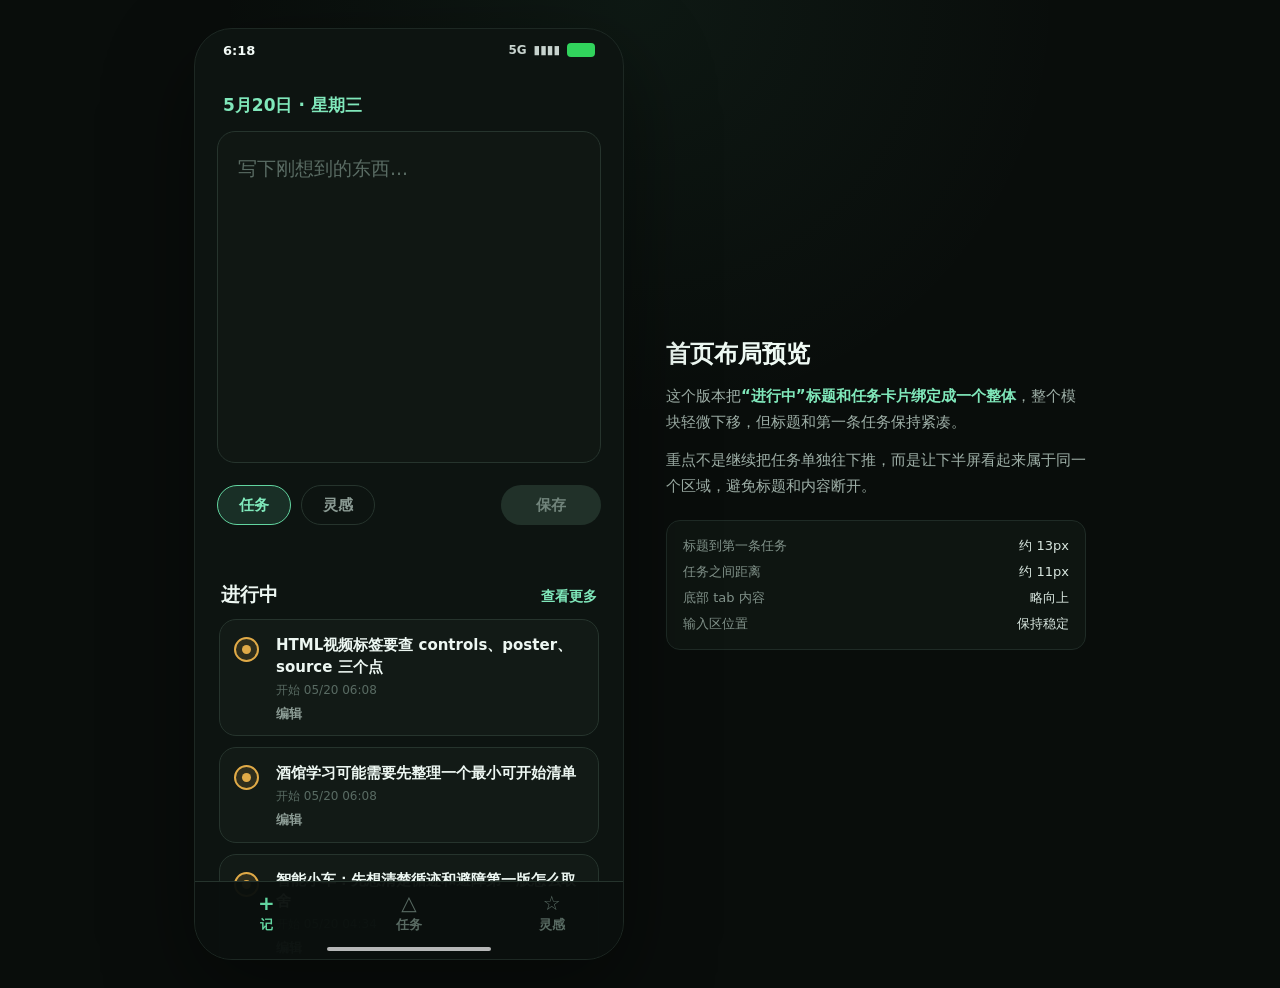
<file: preview-home-balance.html>
﻿<!doctype html>
<html lang="zh-CN">
  <head>
    <meta charset="UTF-8" />
    <meta name="viewport" content="width=device-width, initial-scale=1.0" />
    <title>灵光收集箱 · 首页布局预览</title>
    <style>
      :root {
        --bg: #090d0b;
        --app: #0d1411;
        --panel: #121a16;
        --panel-soft: #101713;
        --line: #26342d;
        --line-soft: #1d2823;
        --text: #edf7f2;
        --muted: #8b9b94;
        --faint: #596b63;
        --green: #62d5a0;
        --green-strong: #80e8bb;
        --green-soft: rgba(98, 213, 160, 0.14);
        --amber: #e0aa47;
        --amber-soft: rgba(224, 170, 71, 0.14);
        --nav: #0b100e;
        font-family: -apple-system, BlinkMacSystemFont, "PingFang SC", "Microsoft YaHei", system-ui, sans-serif;
      }

      * {
        box-sizing: border-box;
      }

      body {
        margin: 0;
        min-height: 100vh;
        display: grid;
        place-items: center;
        background:
          radial-gradient(circle at 50% 0%, rgba(98, 213, 160, 0.06), transparent 36%),
          var(--bg);
        color: var(--text);
      }

      .stage {
        width: min(100%, 1180px);
        min-height: 100vh;
        display: grid;
        grid-template-columns: minmax(360px, 430px) minmax(280px, 420px);
        align-items: center;
        justify-content: center;
        gap: 42px;
        padding: 28px;
      }

      .phone {
        position: relative;
        width: 430px;
        height: 932px;
        overflow: hidden;
        border: 1px solid #1d2823;
        border-radius: 38px;
        background: var(--app);
        box-shadow: 0 30px 90px rgba(0, 0, 0, 0.42);
      }

      .status {
        height: 42px;
        display: flex;
        align-items: center;
        justify-content: space-between;
        padding: 0 28px;
        color: #f3fbf7;
        font-size: 13px;
        font-weight: 720;
      }

      .status-icons {
        display: flex;
        align-items: center;
        gap: 7px;
        color: #c7d3ce;
        font-size: 12px;
      }

      .battery {
        width: 28px;
        height: 14px;
        border-radius: 4px;
        background: #31d35c;
      }

      .screen {
        height: calc(100% - 42px);
        display: flex;
        flex-direction: column;
        padding: 24px 22px 0;
      }

      .date {
        margin: 0 0 16px 6px;
        color: var(--green-strong);
        font-size: 17px;
        line-height: 1.2;
        font-weight: 760;
      }

      .input-card {
        height: 332px;
        border: 1px solid var(--line);
        border-radius: 18px;
        background: var(--panel-soft);
        padding: 22px 20px;
      }

      .placeholder {
        color: var(--faint);
        font-size: 19px;
        line-height: 1.5;
      }

      .capture-bar {
        height: 56px;
        display: flex;
        align-items: center;
        justify-content: space-between;
        gap: 12px;
        margin-top: 14px;
      }

      .type-group {
        display: flex;
        gap: 10px;
      }

      .pill {
        height: 40px;
        min-width: 74px;
        display: inline-flex;
        align-items: center;
        justify-content: center;
        border: 1px solid var(--line);
        border-radius: 999px;
        color: var(--muted);
        font-size: 15px;
        font-weight: 720;
      }

      .pill.active {
        border-color: var(--green);
        background: var(--green-soft);
        color: var(--green-strong);
      }

      .save {
        min-width: 100px;
        border-color: transparent;
        background: #213129;
        color: #71847b;
      }

      .active-block {
        flex: 1;
        min-height: 0;
        display: flex;
        flex-direction: column;
        justify-content: flex-start;
        padding: 34px 2px 0;
      }

      .active-module {
        transform: translateY(16px);
      }

      .active-head {
        display: flex;
        align-items: baseline;
        justify-content: space-between;
        margin-bottom: 13px;
        padding: 0 2px;
      }

      .active-head h2 {
        margin: 0;
        font-size: 19px;
        line-height: 1.2;
        font-weight: 820;
        letter-spacing: 0;
      }

      .more {
        color: var(--green-strong);
        font-size: 14px;
        line-height: 1;
        font-weight: 720;
      }

      .task-list {
        display: grid;
        gap: 11px;
      }

      .task {
        min-height: 88px;
        display: grid;
        grid-template-columns: 30px 1fr;
        gap: 12px;
        align-items: start;
        border: 1px solid var(--line);
        border-radius: 17px;
        background: var(--panel);
        padding: 15px 14px 14px;
      }

      .circle {
        width: 25px;
        height: 25px;
        display: grid;
        place-items: center;
        margin-top: 2px;
        border: 2px solid var(--amber);
        border-radius: 999px;
        background: var(--amber-soft);
      }

      .circle::after {
        width: 9px;
        height: 9px;
        border-radius: 999px;
        background: var(--amber);
        content: "";
      }

      .task-title {
        margin: 0;
        color: var(--text);
        font-size: 15px;
        line-height: 1.45;
        font-weight: 760;
      }

      .task-meta {
        margin-top: 4px;
        color: var(--faint);
        font-size: 12px;
        line-height: 1.25;
      }

      .edit {
        margin-top: 8px;
        color: var(--muted);
        font-size: 13px;
        line-height: 1.2;
        font-weight: 720;
      }

      .bottom-nav {
        position: absolute;
        right: 0;
        bottom: 0;
        left: 0;
        height: 78px;
        display: grid;
        grid-template-columns: repeat(3, 1fr);
        border-top: 1px solid var(--line);
        background: rgba(10, 15, 13, 0.96);
      }

      .tab {
        display: flex;
        flex-direction: column;
        align-items: center;
        justify-content: flex-start;
        gap: 4px;
        padding-top: 12px;
        color: var(--faint);
        font-size: 13px;
        font-weight: 720;
      }

      .tab.active {
        color: var(--green);
      }

      .tab-icon {
        height: 18px;
        font-size: 20px;
        line-height: 18px;
      }

      .home-indicator {
        position: absolute;
        right: 132px;
        bottom: 8px;
        left: 132px;
        height: 4px;
        border-radius: 999px;
        background: rgba(255, 255, 255, 0.7);
      }

      .notes {
        max-width: 420px;
        color: #cad8d2;
      }

      .notes h1 {
        margin: 0 0 14px;
        color: #effaf4;
        font-size: 24px;
        line-height: 1.25;
      }

      .notes p {
        margin: 0 0 12px;
        color: #9fb0a8;
        font-size: 15px;
        line-height: 1.75;
      }

      .notes strong {
        color: var(--green-strong);
      }

      .metrics {
        display: grid;
        gap: 8px;
        margin-top: 20px;
        padding: 16px;
        border: 1px solid #1f2b26;
        border-radius: 14px;
        background: rgba(18, 26, 22, 0.62);
      }

      .metrics div {
        display: flex;
        justify-content: space-between;
        gap: 16px;
        color: #82938b;
        font-size: 13px;
      }

      .metrics span:last-child {
        color: #d8e6df;
      }

      @media (max-width: 860px) {
        body {
          place-items: start center;
        }

        .stage {
          grid-template-columns: 1fr;
          padding: 16px;
        }

        .phone {
          width: min(100%, 430px);
          height: min(932px, calc(100vh - 32px));
          min-height: 760px;
        }

        .notes {
          display: none;
        }
      }
    </style>
  </head>
  <body>
    <main class="stage">
      <section class="phone" aria-label="首页布局预览">
        <div class="status">
          <span>6:18</span>
          <div class="status-icons">
            <span>5G</span>
            <span>▮▮▮▮</span>
            <div class="battery"></div>
          </div>
        </div>

        <div class="screen">
          <div class="date">5月20日 · 星期三</div>

          <section class="input-card">
            <div class="placeholder">写下刚想到的东西...</div>
          </section>

          <section class="capture-bar" aria-label="记录操作">
            <div class="type-group">
              <div class="pill active">任务</div>
              <div class="pill">灵感</div>
            </div>
            <div class="pill save">保存</div>
          </section>

          <section class="active-block">
            <div class="active-module">
              <div class="active-head">
                <h2>进行中</h2>
                <div class="more">查看更多</div>
              </div>

              <div class="task-list">
                <article class="task">
                  <div class="circle"></div>
                  <div>
                    <p class="task-title">HTML视频标签要查 controls、poster、source 三个点</p>
                    <div class="task-meta">开始 05/20 06:08</div>
                    <div class="edit">编辑</div>
                  </div>
                </article>

                <article class="task">
                  <div class="circle"></div>
                  <div>
                    <p class="task-title">酒馆学习可能需要先整理一个最小可开始清单</p>
                    <div class="task-meta">开始 05/20 06:08</div>
                    <div class="edit">编辑</div>
                  </div>
                </article>

                <article class="task">
                  <div class="circle"></div>
                  <div>
                    <p class="task-title">智能小车：先想清楚循迹和避障第一版怎么取舍</p>
                    <div class="task-meta">开始 05/20 04:34</div>
                    <div class="edit">编辑</div>
                  </div>
                </article>
              </div>
            </div>
          </section>
        </div>

        <nav class="bottom-nav" aria-label="底部导航">
          <div class="tab active">
            <div class="tab-icon">+</div>
            <div>记</div>
          </div>
          <div class="tab">
            <div class="tab-icon">△</div>
            <div>任务</div>
          </div>
          <div class="tab">
            <div class="tab-icon">☆</div>
            <div>灵感</div>
          </div>
        </nav>
        <div class="home-indicator"></div>
      </section>

      <aside class="notes">
        <h1>首页布局预览</h1>
        <p>这个版本把<strong>“进行中”标题和任务卡片绑定成一个整体</strong>，整个模块轻微下移，但标题和第一条任务保持紧凑。</p>
        <p>重点不是继续把任务单独往下推，而是让下半屏看起来属于同一个区域，避免标题和内容断开。</p>
        <div class="metrics">
          <div><span>标题到第一条任务</span><span>约 13px</span></div>
          <div><span>任务之间距离</span><span>约 11px</span></div>
          <div><span>底部 tab 内容</span><span>略向上</span></div>
          <div><span>输入区位置</span><span>保持稳定</span></div>
        </div>
      </aside>
    </main>
  </body>
</html>
</file>
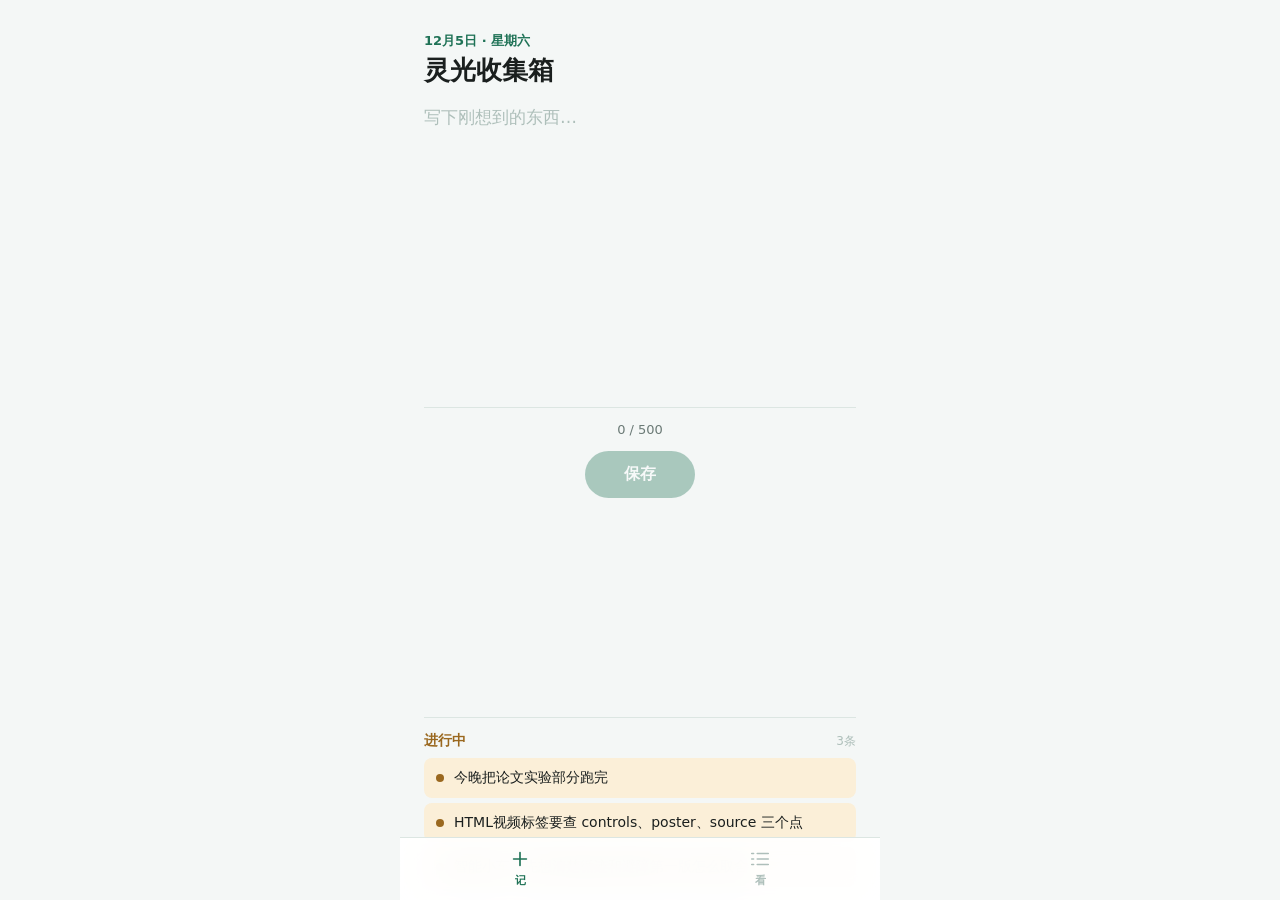
<file: preview-v2.html>
<!doctype html>
<html lang="zh-CN">
<head>
  <meta charset="UTF-8" />
  <meta name="viewport" content="width=device-width, initial-scale=1.0, maximum-scale=1.0, user-scalable=no" />
  <title>灵光收集箱 · v2</title>
  <style>
    :root {
      --bg: #f4f7f6;
      --card: #ffffff;
      --ink: #1a1f1e;
      --muted: #6b7a76;
      --faint: #aebfba;
      --line: #dce6e2;
      --green: #1f7256;
      --green-soft: #e6f3ee;
      --amber: #9a681f;
      --amber-soft: #fbefd8;
      --red: #b44a42;
      --red-soft: #f9e9e6;
      --radius: 14px;
      --radius-sm: 8px;
      font-family: -apple-system, "PingFang SC", "Microsoft YaHei", system-ui, sans-serif;
    }

    * { box-sizing: border-box; margin: 0; padding: 0; }
    body {
      min-height: 100vh;
      display: flex;
      justify-content: center;
      background: var(--bg);
      color: var(--ink);
    }

    input, textarea, button { font: inherit; color: inherit; }
    button { border: 0; background: none; cursor: pointer; }
    button:disabled { cursor: not-allowed; opacity: 0.35; }
    textarea { resize: none; }

    .app {
      width: 100%;
      max-width: 480px;
      min-height: 100vh;
      display: flex;
      flex-direction: column;
      background: var(--bg);
      position: relative;
    }

    /* ---- Capture Tab ---- */
    .tab-capture {
      display: none;
      flex: 1;
      flex-direction: column;
      padding: 32px 24px 0;
    }
    .tab-capture.active { display: flex; }

    .date-hint {
      color: var(--green);
      font-size: 13px;
      font-weight: 650;
      margin-bottom: 6px;
    }

    .app-title {
      font-size: 26px;
      font-weight: 760;
      line-height: 1.15;
      margin-bottom: 18px;
    }

    .capture-area textarea {
      width: 100%;
      min-height: 80px;
      max-height: 120px;
      border: 0;
      outline: none;
      background: transparent;
      font-size: 17px;
      line-height: 1.6;
      color: var(--ink);
    }

    .capture-area textarea::placeholder { color: var(--faint); }

    /* push everything below textarea toward vertical center */
    .capture-middle {
      flex: 1;
      display: flex;
      flex-direction: column;
      justify-content: center;
      align-items: center;
      gap: 14px;
      min-height: 0;
    }

    .capture-footer {
      display: flex;
      align-items: center;
      justify-content: center;
      width: 100%;
      padding-top: 14px;
      border-top: 1px solid var(--line);
    }

    .char-count {
      color: var(--muted);
      font-size: 13px;
    }

    .save-btn {
      min-width: 110px;
      border-radius: 999px;
      background: var(--green);
      color: #fff;
      padding: 13px 36px;
      font-size: 16px;
      font-weight: 680;
    }

    /* Active preview pinned to bottom of capture tab */
    .active-preview {
      flex-shrink: 0;
      border-top: 1px solid var(--line);
      padding: 14px 0 8px;
    }

    .active-preview:empty { display: none; }

    .preview-header {
      display: flex;
      align-items: center;
      justify-content: space-between;
      margin-bottom: 8px;
    }

    .preview-header span:first-child {
      font-size: 14px;
      font-weight: 680;
      color: var(--amber);
    }

    .preview-count {
      font-size: 12px;
      color: var(--faint);
    }

    .preview-card {
      display: flex;
      align-items: center;
      gap: 10px;
      padding: 10px 12px;
      border-radius: var(--radius-sm);
      background: var(--amber-soft);
      margin-bottom: 5px;
      cursor: pointer;
    }

    .preview-card:active { opacity: 0.7; }

    .preview-dot {
      width: 8px; height: 8px;
      border-radius: 999px;
      background: var(--amber);
      flex-shrink: 0;
    }

    .preview-card p {
      flex: 1;
      font-size: 14px;
      line-height: 1.4;
      overflow: hidden;
      text-overflow: ellipsis;
      white-space: nowrap;
    }

    .preview-more {
      text-align: center;
      color: var(--faint);
      font-size: 12px;
      padding: 6px 0;
    }

    /* ---- List Tab ---- */
    .tab-list {
      display: none;
      flex: 1;
      flex-direction: column;
      padding: 24px 18px 110px;
      overflow-y: auto;
    }
    .tab-list.active { display: flex; }

    .list-header {
      display: grid;
      gap: 14px;
      margin-bottom: 18px;
    }

    .list-header h2 { font-size: 24px; font-weight: 760; }

    .filter-group {
      display: flex;
      gap: 7px;
      overflow-x: auto;
      padding-bottom: 2px;
    }

    .filter-btn {
      flex: 0 0 auto;
      border: 1px solid var(--line);
      border-radius: 999px;
      background: var(--card);
      color: var(--muted);
      padding: 7px 13px;
      font-size: 13px;
      font-weight: 620;
    }

    .filter-btn.active {
      border-color: var(--green);
      background: var(--green-soft);
      color: var(--green);
    }

    .day-group { margin-bottom: 22px; }

    .day-label {
      margin-bottom: 10px;
      padding-left: 2px;
      color: var(--muted);
      font-size: 14px;
      font-weight: 680;
    }

    .record-card {
      display: flex;
      gap: 12px;
      align-items: flex-start;
      margin-bottom: 8px;
      border: 1px solid var(--line);
      border-radius: var(--radius);
      background: var(--card);
      padding: 15px 14px 13px;
    }

    .record-card.completed { opacity: 0.65; }
    .record-card.completed .record-text { text-decoration: line-through; }
    .record-card.abandoned { opacity: 0.5; }
    .record-card.abandoned .record-text { text-decoration: line-through; }

    .status-btn {
      width: 23px; height: 23px;
      flex: 0 0 23px;
      display: grid;
      place-items: center;
      margin-top: 2px;
      border: 2px solid var(--faint);
      border-radius: 999px;
      color: transparent;
    }

    .record-card.active .status-btn {
      border-color: var(--amber);
      background: var(--amber-soft);
    }
    .record-card.active .status-btn::before {
      width: 8px; height: 8px;
      border-radius: 999px;
      background: var(--amber);
      content: "";
    }

    .record-card.completed .status-btn {
      border-color: var(--green);
      background: var(--green);
      color: #fff;
    }

    .record-card.abandoned .status-btn {
      border-color: var(--red);
      background: var(--red-soft);
    }
    .record-card.abandoned .status-btn::before {
      width: 9px; height: 2px;
      border-radius: 2px;
      background: var(--red);
      content: "";
    }

    .status-btn svg {
      display: none;
      width: 13px; height: 13px;
      fill: none;
      stroke: currentColor;
      stroke-linecap: round;
      stroke-linejoin: round;
      stroke-width: 2.5;
    }
    .record-card.completed .status-btn svg { display: block; }

    .record-body { flex: 1; min-width: 0; }

    .record-text {
      margin-bottom: 7px;
      overflow-wrap: anywhere;
      font-size: 15px;
      line-height: 1.5;
    }

    .record-meta {
      color: var(--faint);
      font-size: 12px;
      line-height: 1.45;
    }

    .record-actions {
      display: flex;
      flex-wrap: wrap;
      gap: 8px;
      margin-top: 9px;
    }

    .record-actions button {
      color: var(--green);
      font-size: 13px;
      font-weight: 650;
    }

    .record-actions button.danger { color: var(--red); }
    .record-actions button.secondary { color: var(--muted); }

    .record-delete {
      width: 28px; height: 28px;
      flex: 0 0 28px;
      display: grid;
      place-items: center;
      margin-top: -2px;
      border-radius: 999px;
      color: var(--faint);
    }

    .record-delete:hover { background: #fee9e7; color: #c1423a; }

    .record-delete svg, .bottom-nav svg {
      fill: none;
      stroke: currentColor;
      stroke-linecap: round;
      stroke-linejoin: round;
    }

    .record-delete svg { width: 16px; height: 16px; stroke-width: 1.8; }

    .empty-state {
      padding: 62px 20px;
      color: var(--faint);
      font-size: 14px;
      line-height: 1.6;
      text-align: center;
    }

    /* ---- Bottom Nav ---- */
    .bottom-nav {
      position: fixed;
      right: 0; bottom: 0; left: 0;
      display: flex;
      width: 100%;
      max-width: 480px;
      margin: 0 auto;
      border-top: 1px solid var(--line);
      background: rgba(255,255,255,0.92);
      backdrop-filter: blur(16px);
    }

    .bottom-nav button {
      flex: 1;
      display: flex;
      flex-direction: column;
      align-items: center;
      gap: 3px;
      padding: 10px 0 12px;
      color: var(--faint);
      font-size: 11px;
      font-weight: 680;
    }

    .bottom-nav button.active { color: var(--green); }

    .bottom-nav svg { width: 22px; height: 22px; stroke-width: 1.8; }

    /* ---- Toast ---- */
    .toast {
      position: fixed;
      bottom: 84px;
      left: 50%;
      z-index: 10;
      transform: translateX(-50%);
      border-radius: 999px;
      background: #1a2b26;
      color: #fff;
      padding: 10px 22px;
      opacity: 0;
      pointer-events: none;
      white-space: nowrap;
      font-size: 13px;
      font-weight: 560;
      transition: opacity 0.2s ease;
    }
    .toast.show { opacity: 1; }

    @media (max-width: 520px) {
      .tab-capture { padding: 24px 18px 0; }
      .tab-list { padding: 18px 16px 100px; }
    }

    @media (prefers-reduced-motion: reduce) {
      *, *::before, *::after { transition: none !important; }
    }
  </style>
</head>
<body>
  <div class="app">
    <!-- 记 -->
    <section class="tab-capture active" id="captureTab">
      <div class="date-hint" id="dateHint"></div>
      <h1 class="app-title">灵光收集箱</h1>

      <div class="capture-area">
        <textarea id="captureInput" placeholder="写下刚想到的东西…" maxlength="500"></textarea>
      </div>

      <!-- 字数统计 + 分隔线 + 保存按钮一起居中 -->
      <div class="capture-middle">
        <div class="capture-footer">
          <span class="char-count" id="charCount">0 / 500</span>
        </div>
        <button class="save-btn" id="saveBtn" disabled>保存</button>
      </div>

      <!-- 底部进行中预览 -->
      <div class="active-preview" id="activePreview"></div>
    </section>

    <!-- 看 -->
    <section class="tab-list" id="listTab">
      <header class="list-header">
        <h2>记录</h2>
        <div class="filter-group" id="filterGroup">
          <button class="filter-btn active" data-filter="all">全部</button>
          <button class="filter-btn" data-filter="open">未处理</button>
          <button class="filter-btn" data-filter="active">进行中</button>
          <button class="filter-btn" data-filter="completed">已完成</button>
          <button class="filter-btn" data-filter="abandoned">已放弃</button>
        </div>
      </header>
      <div id="recordList"></div>
    </section>

    <nav class="bottom-nav">
      <button class="active" data-tab="capture">
        <svg viewBox="0 0 24 24"><path d="M12 5v14M5 12h14"/></svg>
        <span>记</span>
      </button>
      <button data-tab="list">
        <svg viewBox="0 0 24 24"><path d="M3 12h2M9 12h12M3 6h2M9 6h12M3 18h2M9 18h12"/></svg>
        <span>看</span>
      </button>
    </nav>

    <div class="toast" id="toast" role="status" aria-live="polite"></div>
  </div>

  <script>
    const STORAGE_KEY = "spark-inbox-v2";

    // 在顶层捕获 localStorage 是否可用
    let storageOk = true;
    try { localStorage.setItem("__test__", "1"); localStorage.removeItem("__test__"); }
    catch { storageOk = false; }

    const seedRecords = [
      { id: id(), content: "智能小车：先想清楚循迹和避障第一版怎么取舍",
        status: "active", createdAt: Date.now() - 1000*60*180, startedAt: Date.now() - 1000*60*90, completedAt: null, abandonedAt: null },
      { id: id(), content: "HTML视频标签要查 controls、poster、source 三个点",
        status: "active", createdAt: Date.now() - 1000*60*260, startedAt: Date.now() - 1000*60*30, completedAt: null, abandonedAt: null },
      { id: id(), content: "酒馆学习可能需要先整理一个最小可开始清单",
        status: "open", createdAt: Date.now() - 1000*60*620, startedAt: null, completedAt: null, abandonedAt: null },
      { id: id(), content: "app 不应该只是记录，更应该是想法的暂存入口",
        status: "completed", createdAt: Date.now() - 1000*60*1400, startedAt: Date.now() - 1000*60*1000, completedAt: Date.now() - 1000*60*620, abandonedAt: null },
      { id: id(), content: "给收集箱加优先级矩阵——太重了，先不做",
        status: "abandoned", createdAt: Date.now() - 1000*60*2000, startedAt: null, completedAt: null, abandonedAt: Date.now() - 1000*60*500 },
      { id: id(), content: "今晚把论文实验部分跑完",
        status: "active", createdAt: Date.now() - 1000*60*50, startedAt: Date.now() - 1000*60*20, completedAt: null, abandonedAt: null },
    ];

    let state = loadState();
    let activeTab = "capture";
    let filter = "all";
    let toastTimer;

    const input = document.querySelector("#captureInput");
    const saveBtn = document.querySelector("#saveBtn");
    const charCount = document.querySelector("#charCount");

    function id() {
      return crypto.randomUUID ? crypto.randomUUID() : Date.now().toString(36) + "-" + Math.random().toString(36).slice(2);
    }

    function loadState() {
      if (!storageOk) return { records: seedRecords };
      try {
        const saved = localStorage.getItem(STORAGE_KEY);
        if (!saved) return { records: seedRecords };
        const parsed = JSON.parse(saved);
        if (Array.isArray(parsed.records)) return { records: parsed.records };
      } catch { /* fall through */ }
      return { records: seedRecords };
    }

    function saveState() {
      if (!storageOk) return;
      try { localStorage.setItem(STORAGE_KEY, JSON.stringify(state)); }
      catch {}
    }

    function persistAndRender() { saveState(); render(); }

    function formatDateTime(ts) {
      return new Intl.DateTimeFormat("zh-CN", { month:"2-digit", day:"2-digit", hour:"2-digit", minute:"2-digit" }).format(new Date(ts));
    }

    function dateKey(ts) {
      const d = new Date(ts);
      return d.getFullYear() + "-" + (d.getMonth()+1) + "-" + d.getDate();
    }

    function todayKey() { return dateKey(Date.now()); }
    function yesterdayKey() { const d = new Date(); d.setDate(d.getDate()-1); return dateKey(d); }

    function dayLabel(key) {
      if (key === todayKey()) return "今天";
      if (key === yesterdayKey()) return "昨天";
      const d = new Date(key);
      return (d.getMonth()+1) + "月" + d.getDate() + "日";
    }

    function statusLabel(s) { return { open:"未处理", active:"进行中", completed:"已完成", abandoned:"已放弃" }[s]; }

    function addRecord() {
      const content = input.value.trim();
      if (!content) return;
      state.records.unshift({
        id: id(), content, status: "open",
        createdAt: Date.now(), startedAt: null, completedAt: null, abandonedAt: null,
      });
      input.value = "";
      updateInputState();
      persistAndRender();
      showToast("已保存");
    }

    function startRecord(id) {
      const now = Date.now();
      state.records = state.records.map(r => r.id === id ? { ...r, status:"active", startedAt: r.startedAt || now } : r);
      persistAndRender(); showToast("已开始");
    }

    function completeRecord(id) {
      const now = Date.now();
      state.records = state.records.map(r => r.id === id ? { ...r, status:"completed", startedAt: r.startedAt || now, completedAt: now } : r);
      persistAndRender(); showToast("已完成");
    }

    function abandonRecord(id) {
      state.records = state.records.map(r => r.id === id ? { ...r, status:"abandoned", abandonedAt: Date.now() } : r);
      persistAndRender(); showToast("已放弃");
    }

    function reopenRecord(id) {
      state.records = state.records.map(r => r.id === id ? { ...r, status:"open", startedAt: null, completedAt: null, abandonedAt: null } : r);
      persistAndRender(); showToast("已恢复");
    }

    function pauseRecord(id) {
      state.records = state.records.map(r => r.id === id ? { ...r, status:"open" } : r);
      persistAndRender(); showToast("已放回未处理");
    }

    function deleteRecord(id) {
      state.records = state.records.filter(r => r.id !== id);
      persistAndRender(); showToast("已删除");
    }

    function cycleRecord(r) {
      if (r.status === "open") { startRecord(r.id); return; }
      if (r.status === "active") { completeRecord(r.id); return; }
      reopenRecord(r.id);
    }

    function filteredRecords() {
      return [...state.records]
        .filter(r => filter === "all" || r.status === filter)
        .sort((a, b) => b.createdAt - a.createdAt);
    }

    function groupedRecords(records) {
      const groups = new Map();
      records.forEach(r => {
        const key = dateKey(r.createdAt);
        if (!groups.has(key)) groups.set(key, []);
        groups.get(key).push(r);
      });
      return [...groups.entries()].sort(([a],[b]) => a > b ? -1 : 1).map(([key, records]) => ({ key, records }));
    }

    function activeRecords() {
      return state.records.filter(r => r.status === "active").sort((a, b) => (b.startedAt || b.createdAt) - (a.startedAt || a.createdAt));
    }

    // ---- Render ----

    function renderCapture() {
      const now = new Date();
      const wd = ["星期日","星期一","星期二","星期三","星期四","星期五","星期六"][now.getDay()];
      const hint = document.querySelector("#dateHint");
      if (hint) hint.textContent = (now.getMonth()+1) + "月" + now.getDate() + "日 · " + wd;

      const preview = document.querySelector("#activePreview");
      if (!preview) return;

      const active = activeRecords();
      if (active.length === 0) {
        preview.replaceChildren();
        return;
      }

      // Limit to what fits: 3 on tall screens, 2 on short
      const maxShow = window.innerHeight < 700 ? 2 : 3;
      const show = active.slice(0, maxShow);

      const header = document.createElement("div");
      header.className = "preview-header";
      header.innerHTML = '<span>进行中</span><span class="preview-count">' + (show.length < active.length ? "最新" + show.length + "条" : active.length + "条") + '</span>';

      const list = document.createElement("div");
      show.forEach(r => {
        const card = document.createElement("div");
        card.className = "preview-card";
        card.innerHTML = '<div class="preview-dot"></div><p>' + escHtml(r.content) + '</p>';
        card.addEventListener("click", (e) => { e.stopPropagation(); completeRecord(r.id); });
        list.append(card);
      });

      if (show.length < active.length) {
        const more = document.createElement("div");
        more.className = "preview-more";
        more.textContent = "还有 " + (active.length - show.length) + " 条进行中";
        list.append(more);
      }

      preview.replaceChildren(header, list);
    }

    function renderList() {
      const groups = groupedRecords(filteredRecords());
      const container = document.querySelector("#recordList");
      if (!container) return;
      container.replaceChildren();

      if (groups.length === 0) {
        container.innerHTML = '<div class="empty-state">还没有记录<br />去"记"页面写下第一条</div>';
        return;
      }

      groups.forEach(group => {
        const section = document.createElement("div");
        section.className = "day-group";
        section.innerHTML = '<div class="day-label">' + dayLabel(group.key) + '</div>';
        group.records.forEach(r => section.append(createCard(r)));
        container.append(section);
      });
    }

    function createCard(record) {
      const card = document.createElement("div");
      card.className = "record-card " + record.status;

      const sb = document.createElement("button");
      sb.className = "status-btn";
      sb.innerHTML = '<svg viewBox="0 0 24 24"><path d="M5 13l4 4L19 7"/></svg>';
      sb.addEventListener("click", () => cycleRecord(record));

      const body = document.createElement("div");
      body.className = "record-body";
      body.innerHTML = '<div class="record-text">' + escHtml(record.content) + '</div>' +
        '<div class="record-meta">' + escHtml(metaText(record)) + '</div>';

      const actions = document.createElement("div");
      actions.className = "record-actions";
      appendActions(actions, record);
      body.append(actions);

      const del = document.createElement("button");
      del.className = "record-delete";
      del.innerHTML = '<svg viewBox="0 0 24 24"><path d="M18 6L6 18M6 6l12 12"/></svg>';
      del.addEventListener("click", (e) => { e.stopPropagation(); deleteRecord(record.id); });

      card.append(sb, body, del);
      return card;
    }

    function appendActions(container, r) {
      switch (r.status) {
        case "open":
          container.append(actBtn("开始", () => startRecord(r.id)));
          container.append(actBtn("放弃", () => abandonRecord(r.id), "danger"));
          break;
        case "active":
          container.append(actBtn("完成", () => completeRecord(r.id)));
          container.append(actBtn("放回未处理", () => pauseRecord(r.id), "secondary"));
          container.append(actBtn("放弃", () => abandonRecord(r.id), "danger"));
          break;
        case "completed":
          container.append(actBtn("重新打开", () => reopenRecord(r.id)));
          break;
        case "abandoned":
          container.append(actBtn("重新打开", () => reopenRecord(r.id), "secondary"));
          break;
      }
    }

    function actBtn(label, onClick, cls) {
      const btn = document.createElement("button");
      btn.textContent = label;
      if (cls) btn.className = cls;
      btn.addEventListener("click", onClick);
      return btn;
    }

    function metaText(r) {
      const parts = [statusLabel(r.status) + " · 记录 " + formatDateTime(r.createdAt)];
      if (r.startedAt) parts.push("开始 " + formatDateTime(r.startedAt));
      if (r.completedAt) parts.push("完成 " + formatDateTime(r.completedAt));
      if (r.abandonedAt) parts.push("放弃 " + formatDateTime(r.abandonedAt));
      return parts.join(" · ");
    }

    function switchTab(tab) {
      activeTab = tab;
      document.querySelectorAll(".bottom-nav button").forEach(b =>
        b.classList.toggle("active", b.dataset.tab === tab));
      const ct = document.querySelector("#captureTab");
      const lt = document.querySelector("#listTab");
      if (ct) ct.classList.toggle("active", tab === "capture");
      if (lt) lt.classList.toggle("active", tab === "list");
      render();
    }

    function updateInputState() {
      const len = input.value.trim().length;
      charCount.textContent = len + " / 500";
      saveBtn.disabled = len === 0;
    }

    let toastTimerId;
    function showToast(msg) {
      clearTimeout(toastTimerId);
      const el = document.querySelector("#toast");
      if (!el) return;
      el.textContent = msg;
      el.classList.add("show");
      toastTimerId = setTimeout(() => el.classList.remove("show"), 1600);
    }

    function escHtml(str) {
      const d = document.createElement("div");
      d.textContent = str;
      return d.innerHTML;
    }

    function render() {
      renderCapture();
      renderList();
    }

    // ---- Events ----

    document.querySelectorAll(".bottom-nav button").forEach(b => {
      b.addEventListener("click", () => switchTab(b.dataset.tab));
    });

    document.querySelectorAll(".filter-btn").forEach(btn => {
      btn.addEventListener("click", () => {
        document.querySelectorAll(".filter-btn").forEach(b => b.classList.remove("active"));
        btn.classList.add("active");
        filter = btn.dataset.filter;
        renderList();
      });
    });

    input.addEventListener("input", updateInputState);
    input.addEventListener("keydown", e => {
      if ((e.ctrlKey || e.metaKey) && e.key === "Enter") addRecord();
    });
    saveBtn.addEventListener("click", addRecord);

    render();
    input.focus();
  </script>
</body>
</html>
</file>
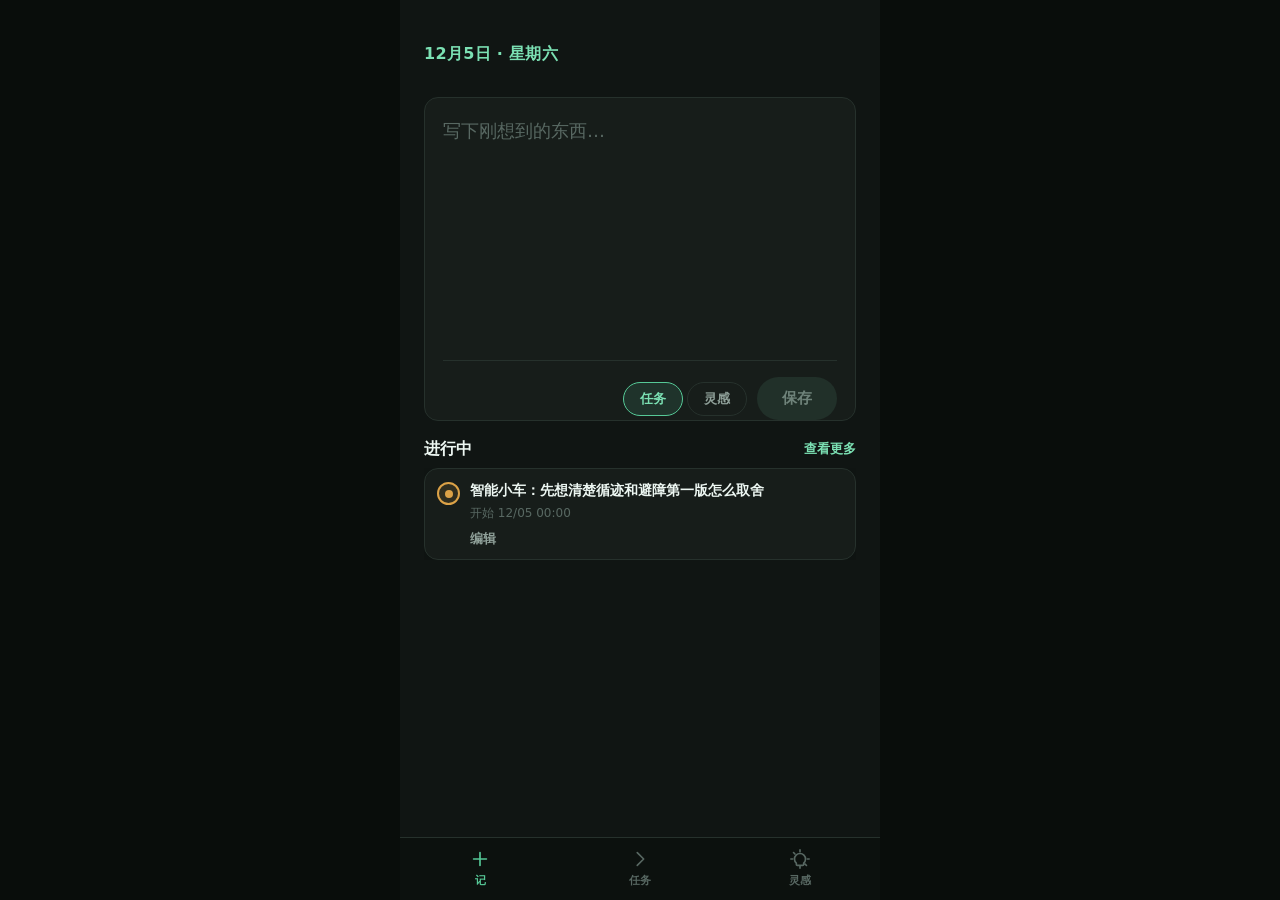
<file: preview-v3.html>
<!doctype html>
<html lang="zh-CN">
  <head>
    <meta charset="UTF-8" />
    <meta name="viewport" content="width=device-width, initial-scale=1.0, maximum-scale=1.0, user-scalable=no" />
    <title>灵光收集箱 · v3</title>
    <style>
      :root {
        --bg: #0d1110;
        --app: #101513;
        --card: #171d1a;
        --card-soft: #131916;
        --ink: #edf7f2;
        --muted: #8fa099;
        --faint: #586862;
        --line: #26312c;
        --line-soft: #1d2622;
        --green: #56c997;
        --green-strong: #7be0b3;
        --green-soft: rgba(86,201,151,0.13);
        --amber: #dca247;
        --amber-soft: rgba(220,162,71,0.13);
        --red: #dc6b61;
        --red-soft: rgba(220,107,97,0.13);
        --purple: #a78bfa;
        --purple-soft: rgba(167,139,250,0.13);
        --radius: 14px;
        font-family: -apple-system,BlinkMacSystemFont,"PingFang SC","Microsoft YaHei",system-ui,sans-serif;
      }
      * { box-sizing:border-box; margin:0; padding:0; }
      body { min-height:100vh; display:flex; justify-content:center; background:#090d0b; color:var(--ink); }
      input,textarea,button { font:inherit; color:inherit; }
      button { border:0; background:none; cursor:pointer; }
      button:disabled { cursor:not-allowed; opacity:0.4; }
      textarea { resize:none; }
      .app { width:100%; max-width:480px; min-height:100vh; display:flex; flex-direction:column; background:var(--app); position:relative; }

      .tab-capture,.tab-task,.tab-idea { flex:1; display:none; flex-direction:column; padding-bottom:104px; }
      .tab-capture.active,.tab-task.active,.tab-idea.active { display:flex; }
      .tab-capture { height:100vh; overflow:hidden; padding:44px 24px 92px; }

      .date-hint { margin-bottom:32px; color:var(--green-strong); font-size:16px; font-weight:650; letter-spacing:0.3px; }
      .capture-input-box { flex:0 0 36vh; display:flex; flex-direction:column; min-height:220px; border:1px solid var(--line); border-radius:var(--radius); padding:18px 18px 0; background:var(--card); }
      .capture-input-box textarea { flex:1; min-height:140px; border:0; outline:none; background:transparent; color:var(--ink); font-size:18px; line-height:1.7; caret-color:var(--green); }
      .capture-input-box textarea::placeholder { color:var(--faint); }

      .capture-footer { display:flex; align-items:center; justify-content:flex-end; gap:10px; margin-top:16px; padding-top:16px; border-top:1px solid var(--line); }

      .type-toggle { display:flex; gap:4px; }
      .type-btn { padding:7px 16px; border-radius:999px; font-size:13px; font-weight:620; border:1px solid var(--line); color:var(--muted); background:transparent; transition:all 0.12s; }
      .type-btn.active-task { border-color:var(--green); background:var(--green-soft); color:var(--green-strong); }
      .type-btn.active-idea { border-color:var(--purple); background:var(--purple-soft); color:var(--purple); }

      .save-btn { min-width:80px; border-radius:999px; background:var(--green); color:#07100c; padding:12px 24px; font-size:15px; font-weight:760; }
      .save-btn:disabled { background:#213029; color:#6f837a; opacity:1; }

      .home-active { min-height:0; display:flex; flex:1; flex-direction:column; padding-top:18px; }
      .home-active-header { display:flex; align-items:center; justify-content:space-between; margin-bottom:10px; }
      .home-active-header h2 { font-size:16px; line-height:1.2; font-weight:760; }
      .home-active-header button { color:var(--green-strong); font-size:13px; font-weight:650; }
      .home-active-list { display:grid; gap:8px; overflow:hidden; }
      .home-task { display:flex; align-items:flex-start; gap:10px; border:1px solid var(--line); border-radius:var(--radius); background:var(--card); padding:11px 12px; box-shadow:0 12px 30px rgba(0,0,0,0.16); }
      .home-task.active .status-btn { border-color:var(--amber); background:var(--amber-soft); }
      .home-task.active .status-btn::before { width:8px; height:8px; border-radius:999px; background:var(--amber); content:""; }
      .home-task-body { flex:1; min-width:0; }
      .home-task-title { overflow:hidden; display:-webkit-box; -webkit-line-clamp:2; -webkit-box-orient:vertical; font-size:14px; line-height:1.45; font-weight:620; color:var(--ink); }
      .home-task-meta { margin-top:5px; color:var(--faint); font-size:12px; }
      .home-task-actions { display:flex; gap:12px; margin-top:8px; }
      .home-task-actions button { color:var(--green-strong); font-size:13px; font-weight:650; }
      .home-task-actions button.secondary { color:var(--muted); }
      .home-more { color:var(--muted); font-size:12px; line-height:1.45; }

      .tab-task,.tab-idea { padding:28px 18px 110px; overflow-y:auto; }
      .list-header { display:grid; gap:10px; margin-bottom:18px; }
      .search-box { width:100%; border:1px solid var(--line); border-radius:999px; background:var(--card); color:var(--ink); outline:none; padding:11px 15px; font-size:15px; }
      .search-box::placeholder { color:var(--faint); }
      .search-box:focus { border-color:var(--green); box-shadow:0 0 0 3px rgba(86,201,151,0.1); }
      .filter-group { display:flex; gap:7px; overflow-x:auto; padding-bottom:2px; }
      .filter-btn { flex:0 0 auto; border:1px solid var(--line); border-radius:999px; background:var(--card); color:var(--muted); padding:7px 13px; font-size:13px; font-weight:620; }
      .filter-btn.active { border-color:var(--green); background:var(--green-soft); color:var(--green-strong); }

      .day-group { margin-bottom:22px; }
      .day-label { margin-bottom:10px; padding-left:2px; color:var(--muted); font-size:14px; font-weight:680; }

      .record-card { display:flex; gap:12px; align-items:flex-start; margin-bottom:8px; border:1px solid var(--line); border-radius:var(--radius); background:var(--card); padding:15px 14px 13px; }
      .record-card.completed { opacity:0.72; }
      .record-card.completed .record-text { text-decoration:line-through; }
      .record-card.abandoned { opacity:0.64; }

      .status-btn { width:23px; height:23px; flex:0 0 23px; display:grid; place-items:center; margin-top:2px; border:2px solid var(--faint); border-radius:999px; color:transparent; }
      .record-card.active .status-btn { border-color:var(--amber); background:var(--amber-soft); }
      .record-card.active .status-btn::before { width:8px; height:8px; border-radius:999px; background:var(--amber); content:""; }
      .record-card.completed .status-btn { border-color:var(--green); background:var(--green); color:#07100c; }
      .record-card.abandoned .status-btn { border-color:var(--red); background:var(--red-soft); }
      .record-card.abandoned .status-btn::before { width:9px; height:2px; border-radius:999px; background:var(--red); content:""; }
      .status-btn svg { display:none; width:13px; height:13px; fill:none; stroke:currentColor; stroke-linecap:round; stroke-linejoin:round; stroke-width:2.5; }
      .record-card.completed .status-btn svg { display:block; }

      .record-body { flex:1; min-width:0; }
      .record-text { margin-bottom:7px; overflow-wrap:anywhere; font-size:15px; line-height:1.5; color:var(--ink); }
      .record-meta { color:var(--faint); font-size:12px; line-height:1.45; }
      .record-actions { display:flex; flex-wrap:wrap; gap:8px; margin-top:9px; }
      .record-actions button { color:var(--green-strong); font-size:13px; font-weight:650; }
      .record-actions button.secondary { color:var(--muted); }
      .record-actions button.danger { color:var(--red); }

      .record-delete { width:28px; height:28px; flex:0 0 28px; display:grid; place-items:center; margin-top:-2px; border-radius:999px; color:var(--faint); }
      .record-delete:hover { background:var(--red-soft); color:var(--red); }
      .record-delete svg { width:16px; height:16px; fill:none; stroke:currentColor; stroke-linecap:round; stroke-linejoin:round; stroke-width:1.8; }

      .empty-state { padding:62px 20px; color:var(--faint); font-size:14px; line-height:1.6; text-align:center; }

      /* 灵感卡片 */
      .idea-card { display:flex; gap:12px; align-items:flex-start; margin-bottom:8px; border:1px solid var(--line); border-radius:var(--radius); background:var(--card); padding:15px 14px 13px; }
      .idea-archive-btn { width:23px; height:23px; flex:0 0 23px; display:grid; place-items:center; margin-top:2px; border:2px solid var(--faint); border-radius:999px; color:transparent; cursor:pointer; background:transparent; transition:all 0.15s; }
      .idea-card.archived .idea-archive-btn { border-color:var(--purple); background:var(--purple); }
      .idea-card.archived .idea-archive-btn svg { display:block; width:13px; height:13px; fill:none; stroke:#fff; stroke-linecap:round; stroke-linejoin:round; stroke-width:2.5; }
      .idea-card.archived .idea-archive-btn::before { content:none; }
      .idea-card.archived { opacity:0.72; }
      .idea-card.archived .idea-text { text-decoration:line-through; color:var(--muted); }
      .idea-body { flex:1; min-width:0; }
      .idea-text { margin-bottom:7px; overflow-wrap:anywhere; font-size:15px; line-height:1.5; color:var(--ink); }
      .idea-meta { color:var(--faint); font-size:12px; line-height:1.45; }
      .idea-delete { width:28px; height:28px; flex:0 0 28px; display:grid; place-items:center; margin-top:-2px; border-radius:999px; color:var(--faint); cursor:pointer; }
      .idea-delete:hover { background:var(--red-soft); color:var(--red); }
      .idea-delete svg { width:16px; height:16px; fill:none; stroke:currentColor; stroke-linecap:round; stroke-linejoin:round; stroke-width:1.8; }

      .bottom-nav { position:fixed; right:0; bottom:0; left:0; display:flex; width:100%; max-width:480px; margin:0 auto; border-top:1px solid var(--line); background:rgba(13,17,15,0.9); backdrop-filter:blur(16px); z-index:5; }
      .bottom-nav button { flex:1; display:flex; flex-direction:column; align-items:center; gap:3px; padding:10px 0 12px; color:var(--faint); font-size:11px; font-weight:680; }
      .bottom-nav button.active { color:var(--green); }
      .bottom-nav button[data-tab="idea"].active { color:var(--purple); }
      .bottom-nav svg { width:22px; height:22px; fill:none; stroke:currentColor; stroke-linecap:round; stroke-linejoin:round; stroke-width:1.8; }

      .toast { position:fixed; bottom:84px; left:50%; z-index:10; transform:translateX(-50%); border-radius:999px; background:#dff8ec; color:#07100c; padding:10px 22px; opacity:0; pointer-events:none; white-space:nowrap; font-size:13px; font-weight:560; transition:opacity 0.2s ease; }
      .toast.show { opacity:1; }

      @media (max-width:520px) { .tab-capture { padding:30px 18px 88px; } .tab-task,.tab-idea { padding:18px 16px 100px; } .capture-area textarea { min-height:110px; font-size:16px; } }
      @media (prefers-reduced-motion:reduce) { *,*::before,*::after { transition:none!important; } }
    </style>
  </head>
  <body>
    <div class="app">
      <section class="tab-capture active" id="captureTab">
        <div class="date-hint" id="dateHint"></div>
        <div class="capture-input-box">
          <textarea id="captureInput" placeholder="写下刚想到的东西…" maxlength="500"></textarea>
          <div class="capture-footer">
            <div class="type-toggle">
              <button class="type-btn active-task" id="typeTaskBtn" type="button">任务</button>
              <button class="type-btn" id="typeIdeaBtn" type="button">灵感</button>
            </div>
            <button class="save-btn" id="saveBtn" type="button" disabled>保存</button>
          </div>
        </div>
        <section class="home-active" aria-labelledby="homeActiveTitle">
          <div class="home-active-header">
            <h2 id="homeActiveTitle">进行中</h2>
            <button type="button" id="viewAllActiveBtn">查看更多</button>
          </div>
          <div class="home-active-list" id="homeActiveList"></div>
        </section>
      </section>

      <section class="tab-task" id="taskTab">
        <header class="list-header">
          <input class="search-box" id="taskSearch" type="search" placeholder="搜索任务..." autocomplete="off" />
          <div class="filter-group">
            <button class="filter-btn active" type="button" data-filter="all">全部</button>
            <button class="filter-btn" type="button" data-filter="open">未处理</button>
            <button class="filter-btn" type="button" data-filter="active">进行中</button>
            <button class="filter-btn" type="button" data-filter="completed">已完成</button>
            <button class="filter-btn" type="button" data-filter="abandoned">已放弃</button>
          </div>
        </header>
        <div id="taskList"></div>
      </section>

      <section class="tab-idea" id="ideaTab">
        <header class="list-header">
          <input class="search-box" id="ideaSearch" type="search" placeholder="搜索灵感..." autocomplete="off" />
          <div class="filter-group">
            <button class="filter-btn active" type="button" data-idea-filter="all">全部</button>
            <button class="filter-btn" type="button" data-idea-filter="unprocessed">未处理</button>
            <button class="filter-btn" type="button" data-idea-filter="archived">已整理</button>
          </div>
        </header>
        <div id="ideaList"></div>
      </section>

      <nav class="bottom-nav">
        <button class="active" type="button" data-tab="capture">
          <svg viewBox="0 0 24 24"><path d="M12 5v14M5 12h14"/></svg>
          <span>记</span>
        </button>
        <button type="button" data-tab="task">
          <svg viewBox="0 0 24 24"><path d="M9 5l7 7-7 7"/></svg>
          <span>任务</span>
        </button>
        <button type="button" data-tab="idea">
          <svg viewBox="0 0 24 24"><path d="M12 2v2M12 20v2M4.93 4.93l1.41 1.41M17.66 17.66l1.41 1.41M2 12h2M20 12h2M6 12a6 6 0 0112 0c0 2-.8 3.5-2 4.5V18a1 1 0 01-1 1H9a1 1 0 01-1-1v-1.5C6.8 15.5 6 14 6 12z"/></svg>
          <span>灵感</span>
        </button>
      </nav>

      <div class="toast" id="toast" role="status" aria-live="polite"></div>
    </div>

    <script>
      const STORAGE_KEY = "spark-inbox-v3";

      const seedRecords = [
        { id:id(), content:"智能小车：先想清楚循迹和避障第一版怎么取舍", type:"task", status:"active", createdAt:Date.now()-1000*60*180, startedAt:Date.now()-1000*60*90, completedAt:null, abandonedAt:null, archivedAt:null },
        { id:id(), content:"HTML视频标签要查 controls、poster、source 三个点", type:"task", status:"open", createdAt:Date.now()-1000*60*260, startedAt:null, completedAt:null, abandonedAt:null, archivedAt:null },
        { id:id(), content:"酒馆学习可能需要先整理一个最小可开始清单", type:"task", status:"open", createdAt:Date.now()-1000*60*620, startedAt:null, completedAt:null, abandonedAt:null, archivedAt:null },
        { id:id(), content:"app 不应该只是记录，更应该是想法的暂存入口", type:"idea", status:"archived", createdAt:Date.now()-1000*60*1400, archivedAt:Date.now()-1000*60*620 },
        { id:id(), content:"先不做复杂优先级矩阵，第一版会太重", type:"task", status:"abandoned", createdAt:Date.now()-1000*60*1800, startedAt:null, completedAt:null, abandonedAt:Date.now()-1000*60*1200, archivedAt:null },
        { id:id(), content:"基因的自私性——这个角度可以联系到人类社会合作行为", type:"idea", status:"unprocessed", createdAt:Date.now()-1000*60*300, archivedAt:null },
        { id:id(), content:"Obsidian 里整理笔记时发现知识网络的连接比内容本身更重要", type:"idea", status:"archived", createdAt:Date.now()-1000*60*2600, archivedAt:Date.now()-1000*60*1800 },
      ];

      let state = loadState();
      let activeTab = "capture";
      let captureType = "task";
      let taskFilter = "all";
      let ideaFilter = "all";
      let toastTimer;

      const input = document.querySelector("#captureInput");
      const saveBtn = document.querySelector("#saveBtn");
      const homeActiveList = document.querySelector("#homeActiveList");
      const viewAllActiveBtn = document.querySelector("#viewAllActiveBtn");
      const typeTaskBtn = document.querySelector("#typeTaskBtn");
      const typeIdeaBtn = document.querySelector("#typeIdeaBtn");
      const taskSearch = document.querySelector("#taskSearch");
      const ideaSearch = document.querySelector("#ideaSearch");
      const taskList = document.querySelector("#taskList");
      const ideaList = document.querySelector("#ideaList");

      function id() { return crypto.randomUUID ? crypto.randomUUID() : Date.now().toString(36)+"-"+Math.random().toString(36).slice(2); }

      function loadState() {
        try {
          const saved = localStorage.getItem(STORAGE_KEY);
          if (!saved) return { records: seedRecords };
          const parsed = JSON.parse(saved);
          if (Array.isArray(parsed.records)) return { records: parsed.records };
        } catch {}
        return { records: seedRecords };
      }

      function saveState() { localStorage.setItem(STORAGE_KEY, JSON.stringify(state)); }
      function persistAndRender() { saveState(); render(); }

      function formatDateTime(ts) {
        return new Intl.DateTimeFormat("zh-CN",{month:"2-digit",day:"2-digit",hour:"2-digit",minute:"2-digit"}).format(new Date(ts));
      }

      function dateKey(ts) { const d=new Date(ts); return d.getFullYear()+"-"+(d.getMonth()+1)+"-"+d.getDate(); }
      function todayKey() { return dateKey(Date.now()); }
      function yesterdayKey() { const d=new Date(); d.setDate(d.getDate()-1); return d.getFullYear()+"-"+(d.getMonth()+1)+"-"+d.getDate(); }
      function dayLabel(k) { if(k===todayKey()) return "今天"; if(k===yesterdayKey()) return "昨天"; const d=new Date(k); return (d.getMonth()+1)+"月"+d.getDate()+"日"; }

      function statusLabel(s) { return { open:"未处理", active:"进行中", completed:"已完成", abandoned:"已放弃" }[s]; }

      function addRecord() {
        const content = input.value.trim();
        if (!content) return;
        const base = { id:id(), content, createdAt:Date.now() };
        if (captureType === "task") {
          state.records.unshift({ ...base, type:"task", status:"open", startedAt:null, completedAt:null, abandonedAt:null });
        } else {
          state.records.unshift({ ...base, type:"idea", status:"unprocessed", archivedAt:null });
        }
        input.value = "";
        updateInputState();
        persistAndRender();
        showToast("已保存");
      }

      function cycleTask(rec) {
        if (rec.status === "open") { startTask(rec.id); return; }
        if (rec.status === "active") { completeTask(rec.id); return; }
        reopenTask(rec.id);
      }

      function startTask(id) { const n=Date.now(); state.records=state.records.map(r=>r.id===id?{...r,status:"active",startedAt:r.startedAt||n}:r); persistAndRender(); showToast("已开始"); }
      function completeTask(id) { const n=Date.now(); state.records=state.records.map(r=>r.id===id?{...r,status:"completed",completedAt:n,abandonedAt:null}:r); persistAndRender(); showToast("已完成"); }
      function pauseTask(id) { state.records=state.records.map(r=>r.id===id?{...r,status:"open",updatedAt:Date.now()}:r); persistAndRender(); showToast("已放回未处理"); }
      function abandonTask(id) { const n=Date.now(); state.records=state.records.map(r=>r.id===id?{...r,status:"abandoned",completedAt:null,abandonedAt:n}:r); persistAndRender(); showToast("已放弃"); }
      function reopenTask(id) { state.records=state.records.map(r=>r.id===id?{...r,status:"open",startedAt:null,completedAt:null,abandonedAt:null,updatedAt:Date.now()}:r); persistAndRender(); showToast("已恢复"); }
      function deleteRecord(id) { state.records=state.records.filter(r=>r.id!==id); persistAndRender(); showToast("已删除"); }

      function editRecord(id) {
        const rec = state.records.find(r=>r.id===id);
        if (!rec) return;
        const next = window.prompt("编辑记录", rec.content);
        if (next===null) return;
        const content = next.trim();
        if (!content) { showToast("内容不能为空"); return; }
        state.records=state.records.map(r=>r.id===id?{...r,content}:r);
        persistAndRender(); showToast("已更新");
      }

      function toggleIdea(id) {
        state.records = state.records.map(r => {
          if (r.id !== id || r.type !== "idea") return r;
          if (r.status === "archived") return { ...r, status:"unprocessed", archivedAt:null };
          return { ...r, status:"archived", archivedAt:Date.now() };
        });
        persistAndRender();
        const r = state.records.find(x=>x.id===id);
        showToast(r.status==="archived" ? "已标记为已整理" : "已标记为未处理");
      }

      function filteredTasks() {
        const q = taskSearch.value.trim().toLowerCase();
        let rs = state.records.filter(r => r.type === "task");
        if (taskFilter === "all") rs = rs.filter(r => r.status !== "abandoned");
        else rs = rs.filter(r => r.status === taskFilter);
        if (q) rs = rs.filter(r => r.content.toLowerCase().includes(q));
        return rs.sort((a,b)=>b.createdAt-a.createdAt);
      }

      function filteredIdeas() {
        const q = ideaSearch.value.trim().toLowerCase();
        let rs = state.records.filter(r => r.type === "idea");
        if (ideaFilter !== "all") rs = rs.filter(r => r.status === ideaFilter);
        if (q) rs = rs.filter(r => r.content.toLowerCase().includes(q));
        return rs.sort((a,b)=>b.createdAt-a.createdAt);
      }

      function groupByDay(records) {
        const m = new Map();
        records.forEach(r=>{ const k=dateKey(r.createdAt); if(!m.has(k)) m.set(k,[]); m.get(k).push(r); });
        return [...m.entries()].sort(([a],[b])=>a>b?-1:1).map(([k,rs])=>({key:k,records:rs}));
      }

      function renderCapture() {
        const n=new Date(); const w=["星期日","星期一","星期二","星期三","星期四","星期五","星期六"][n.getDay()];
        document.querySelector("#dateHint").textContent = (n.getMonth()+1)+"月"+n.getDate()+"日 · "+w;

        const active = state.records.filter(r=>r.type==="task"&&r.status==="active").sort((a,b)=>(b.startedAt||b.createdAt)-(a.startedAt||a.createdAt));
        const show = active.slice(0,3);
        homeActiveList.replaceChildren();
        if (show.length===0) {
          const e=document.createElement("div"); e.className="home-more"; e.textContent="还没有进行中的任务。"; homeActiveList.append(e);
        } else {
          show.forEach(r=>homeActiveList.append(createHomeTask(r)));
          if (active.length>show.length) {
            const m=document.createElement("div"); m.className="home-more"; m.textContent="还有 "+(active.length-show.length)+" 条，去「任务」页面处理。"; homeActiveList.append(m);
          }
        }
      }

      function createHomeTask(rec) {
        const item=document.createElement("article"); item.className="home-task "+rec.status;
        const sb=document.createElement("button"); sb.className="status-btn"; sb.type="button"; sb.setAttribute("aria-label",statusLabel(rec.status));
        sb.innerHTML='<svg viewBox="0 0 24 24"><path d="M5 13l4 4L19 7"/></svg>';
        sb.addEventListener("click",()=>cycleTask(rec));
        const body=document.createElement("div"); body.className="home-task-body";
        const t=document.createElement("div"); t.className="home-task-title"; t.textContent=rec.content;
        const m=document.createElement("div"); m.className="home-task-meta"; m.textContent="开始 "+formatDateTime(rec.startedAt||rec.createdAt);
        const a=document.createElement("div"); a.className="home-task-actions";
        a.appendChild(actBtn("编辑",()=>editRecord(rec.id),"secondary"));
        body.append(t,m,a); item.append(sb,body); return item;
      }

      function actBtn(label,onClick,cls) {
        const b=document.createElement("button"); b.type="button"; b.textContent=label; if(cls) b.className=cls; b.addEventListener("click",onClick); return b;
      }

      function renderTasks() {
        const groups = groupByDay(filteredTasks());
        taskList.replaceChildren();
        if (groups.length===0) {
          const e=document.createElement("div"); e.className="empty-state";
          e.innerHTML = taskSearch.value.trim() ? "没有找到相关任务" : "还没有任务<br />去「记」页面写下第一条";
          taskList.append(e); return;
        }
        groups.forEach(g=>{
          const sec=document.createElement("section"); sec.className="day-group";
          const l=document.createElement("div"); l.className="day-label"; l.textContent=dayLabel(g.key);
          sec.append(l);
          g.records.forEach(r=>sec.append(createTaskCard(r)));
          taskList.append(sec);
        });
      }

      function taskMeta(rec) {
        const p=[statusLabel(rec.status)+" · 记录 "+formatDateTime(rec.createdAt)];
        if(rec.startedAt) p.push("开始 "+formatDateTime(rec.startedAt));
        if(rec.completedAt) p.push("完成 "+formatDateTime(rec.completedAt));
        if(rec.abandonedAt) p.push("放弃 "+formatDateTime(rec.abandonedAt));
        return p.join(" · ");
      }

      function createTaskCard(rec) {
        const card=document.createElement("article"); card.className="record-card "+rec.status;
        const sb=document.createElement("button"); sb.className="status-btn"; sb.type="button"; sb.setAttribute("aria-label",statusLabel(rec.status));
        sb.innerHTML='<svg viewBox="0 0 24 24"><path d="M5 13l4 4L19 7"/></svg>';
        sb.addEventListener("click",()=>cycleTask(rec));
        const body=document.createElement("div"); body.className="record-body";
        const t=document.createElement("div"); t.className="record-text"; t.textContent=rec.content;
        const meta=document.createElement("div"); meta.className="record-meta"; meta.textContent=taskMeta(rec);
        const aa=document.createElement("div"); aa.className="record-actions";
        if (rec.status==="open") { aa.append(actBtn("编辑",()=>editRecord(rec.id),"secondary"),actBtn("完成",()=>completeTask(rec.id)),actBtn("放弃",()=>abandonTask(rec.id),"danger")); }
        else if (rec.status==="active") { aa.append(actBtn("编辑",()=>editRecord(rec.id),"secondary"),actBtn("放回未处理",()=>pauseTask(rec.id),"secondary"),actBtn("放弃",()=>abandonTask(rec.id),"danger")); }
        else if (rec.status==="completed") { aa.append(actBtn("编辑",()=>editRecord(rec.id),"secondary"),actBtn("放弃",()=>abandonTask(rec.id),"danger")); }
        else { aa.append(actBtn("编辑",()=>editRecord(rec.id),"secondary")); }
        body.append(t,meta,aa);
        const del=document.createElement("button"); del.className="record-delete"; del.setAttribute("aria-label","删除");
        del.innerHTML='<svg viewBox="0 0 24 24"><path d="M18 6L6 18M6 6l12 12"/></svg>';
        del.addEventListener("click",()=>deleteRecord(rec.id));
        card.append(sb,body,del); return card;
      }

      function renderIdeas() {
        const groups = groupByDay(filteredIdeas());
        ideaList.replaceChildren();
        if (groups.length===0) {
          const e=document.createElement("div"); e.className="empty-state";
          e.innerHTML = ideaSearch.value.trim() ? "没有找到相关灵感" : "还没有灵感<br />去「记」页面写下第一条";
          ideaList.append(e); return;
        }
        groups.forEach(g=>{
          const sec=document.createElement("section"); sec.className="day-group";
          const l=document.createElement("div"); l.className="day-label"; l.textContent=dayLabel(g.key);
          sec.append(l);
          g.records.forEach(r=>sec.append(createIdeaCard(r)));
          ideaList.append(sec);
        });
      }

      function createIdeaCard(rec) {
        const card=document.createElement("article"); card.className="idea-card"+(rec.status==="archived"?" archived":"");
        const ab=document.createElement("button"); ab.className="idea-archive-btn"; ab.type="button";
        ab.setAttribute("aria-label",rec.status==="archived"?"标记为未处理":"标记为已整理");
        ab.innerHTML='<svg viewBox="0 0 24 24"><path d="M5 13l4 4L19 7"/></svg>';
        ab.addEventListener("click",()=>toggleIdea(rec.id));
        const body=document.createElement("div"); body.className="idea-body";
        const t=document.createElement("div"); t.className="idea-text"; t.textContent=rec.content;
        const meta=document.createElement("div"); meta.className="idea-meta";
        let mt = "记录 "+formatDateTime(rec.createdAt);
        if (rec.archivedAt) mt += " · 整理 "+formatDateTime(rec.archivedAt);
        meta.textContent = mt;
        body.append(t,meta);
        const del=document.createElement("button"); del.className="idea-delete"; del.setAttribute("aria-label","删除");
        del.innerHTML='<svg viewBox="0 0 24 24"><path d="M18 6L6 18M6 6l12 12"/></svg>';
        del.addEventListener("click",()=>deleteRecord(rec.id));
        card.append(ab,body,del); return card;
      }

      function switchTab(tab) {
        activeTab = tab;
        document.querySelectorAll(".bottom-nav button").forEach(b=>b.classList.toggle("active",b.dataset.tab===tab));
        document.querySelector("#captureTab").classList.toggle("active",tab==="capture");
        document.querySelector("#taskTab").classList.toggle("active",tab==="task");
        document.querySelector("#ideaTab").classList.toggle("active",tab==="idea");
        render();
      }

      function updateInputState() {
        saveBtn.disabled = input.value.trim().length === 0;
      }

      function showToast(msg) {
        clearTimeout(toastTimer);
        const t=document.querySelector("#toast"); t.textContent=msg; t.classList.add("show");
        toastTimer=setTimeout(()=>t.classList.remove("show"),1600);
      }

      function render() { renderCapture(); renderTasks(); renderIdeas(); }

      // 类型切换
      typeTaskBtn.addEventListener("click",()=>{
        captureType="task";
        typeTaskBtn.className="type-btn active-task";
        typeIdeaBtn.className="type-btn";
      });
      typeIdeaBtn.addEventListener("click",()=>{
        captureType="idea";
        typeIdeaBtn.className="type-btn active-idea";
        typeTaskBtn.className="type-btn";
      });

      document.querySelectorAll(".bottom-nav button").forEach(b=>b.addEventListener("click",()=>switchTab(b.dataset.tab)));

      viewAllActiveBtn.addEventListener("click",()=>{
        taskFilter="active";
        document.querySelectorAll("#taskTab .filter-btn").forEach(i=>i.classList.toggle("active",i.dataset.filter==="active"));
        switchTab("task");
      });

      // 任务筛选
      document.querySelectorAll("#taskTab .filter-btn").forEach(b=>{
        b.addEventListener("click",()=>{
          document.querySelectorAll("#taskTab .filter-btn").forEach(i=>i.classList.remove("active"));
          b.classList.add("active");
          taskFilter=b.dataset.filter;
          renderTasks();
        });
      });

      // 灵感筛选
      document.querySelectorAll("#ideaTab .filter-btn").forEach(b=>{
        b.addEventListener("click",()=>{
          document.querySelectorAll("#ideaTab .filter-btn").forEach(i=>i.classList.remove("active"));
          b.classList.add("active");
          ideaFilter=b.dataset.filter;
          renderIdeas();
        });
      });

      input.addEventListener("input",updateInputState);
      taskSearch.addEventListener("input",renderTasks);
      ideaSearch.addEventListener("input",renderIdeas);
      input.addEventListener("keydown",e=>{ if((e.ctrlKey||e.metaKey)&&e.key==="Enter") addRecord(); });
      saveBtn.addEventListener("click",addRecord);

      render();
      input.focus();
    </script>
  </body>
</html>
</file>
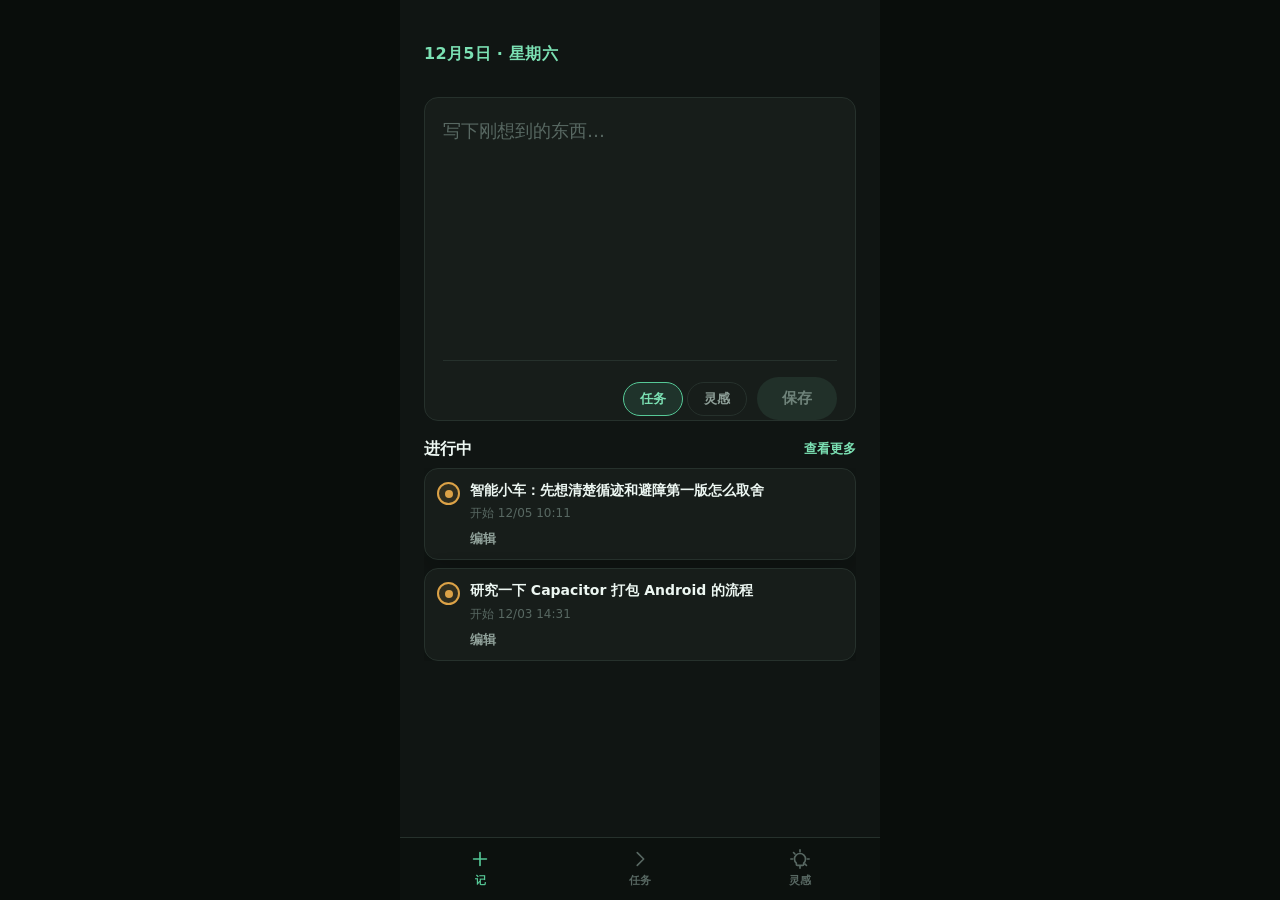
<file: web-pre/preview-v3-collapsible.html>
<!doctype html>
<html lang="zh-CN">
  <head>
    <meta charset="UTF-8" />
    <meta name="viewport" content="width=device-width, initial-scale=1.0, maximum-scale=1.0, user-scalable=no" />
    <title>灵光收集箱 · v3 · 月折叠</title>
    <style>
      :root {
        --bg: #0d1110;
        --app: #101513;
        --card: #171d1a;
        --card-soft: #131916;
        --ink: #edf7f2;
        --muted: #8fa099;
        --faint: #586862;
        --line: #26312c;
        --line-soft: #1d2622;
        --green: #56c997;
        --green-strong: #7be0b3;
        --green-soft: rgba(86,201,151,0.13);
        --amber: #dca247;
        --amber-soft: rgba(220,162,71,0.13);
        --red: #dc6b61;
        --red-soft: rgba(220,107,97,0.13);
        --purple: #a78bfa;
        --purple-soft: rgba(167,139,250,0.13);
        --radius: 14px;
        font-family: -apple-system,BlinkMacSystemFont,"PingFang SC","Microsoft YaHei",system-ui,sans-serif;
      }
      * { box-sizing:border-box; margin:0; padding:0; }
      body { min-height:100vh; display:flex; justify-content:center; background:#090d0b; color:var(--ink); }
      input,textarea,button { font:inherit; color:inherit; }
      button { border:0; background:none; cursor:pointer; }
      button:disabled { cursor:not-allowed; opacity:0.4; }
      textarea { resize:none; }
      .app { width:100%; max-width:480px; min-height:100vh; display:flex; flex-direction:column; background:var(--app); position:relative; }

      .tab-capture,.tab-task,.tab-idea { flex:1; display:none; flex-direction:column; padding-bottom:104px; }
      .tab-capture.active,.tab-task.active,.tab-idea.active { display:flex; }
      .tab-capture { height:100vh; overflow:hidden; padding:44px 24px 92px; }

      .date-hint { margin-bottom:32px; color:var(--green-strong); font-size:16px; font-weight:650; letter-spacing:0.3px; }
      .capture-input-box { flex:0 0 36vh; display:flex; flex-direction:column; min-height:220px; border:1px solid var(--line); border-radius:var(--radius); padding:18px 18px 0; background:var(--card); }
      .capture-input-box textarea { flex:1; min-height:140px; border:0; outline:none; background:transparent; color:var(--ink); font-size:18px; line-height:1.7; caret-color:var(--green); }
      .capture-input-box textarea::placeholder { color:var(--faint); }

      .capture-footer { display:flex; align-items:center; justify-content:flex-end; gap:10px; margin-top:16px; padding-top:16px; border-top:1px solid var(--line); }

      .type-toggle { display:flex; gap:4px; }
      .type-btn { padding:7px 16px; border-radius:999px; font-size:13px; font-weight:620; border:1px solid var(--line); color:var(--muted); background:transparent; transition:all 0.12s; }
      .type-btn.active-task { border-color:var(--green); background:var(--green-soft); color:var(--green-strong); }
      .type-btn.active-idea { border-color:var(--purple); background:var(--purple-soft); color:var(--purple); }

      .save-btn { min-width:80px; border-radius:999px; background:var(--green); color:#07100c; padding:12px 24px; font-size:15px; font-weight:760; }
      .save-btn:disabled { background:#213029; color:#6f837a; opacity:1; }

      .home-active { min-height:0; display:flex; flex:1; flex-direction:column; padding-top:18px; }
      .home-active-header { display:flex; align-items:center; justify-content:space-between; margin-bottom:10px; }
      .home-active-header h2 { font-size:16px; line-height:1.2; font-weight:760; }
      .home-active-header button { color:var(--green-strong); font-size:13px; font-weight:650; }
      .home-active-list { display:grid; gap:8px; overflow:hidden; }
      .home-task { display:flex; align-items:flex-start; gap:10px; border:1px solid var(--line); border-radius:var(--radius); background:var(--card); padding:11px 12px; box-shadow:0 12px 30px rgba(0,0,0,0.16); }
      .home-task.active .status-btn { border-color:var(--amber); background:var(--amber-soft); }
      .home-task.active .status-btn::before { width:8px; height:8px; border-radius:999px; background:var(--amber); content:""; }
      .home-task-body { flex:1; min-width:0; }
      .home-task-title { overflow:hidden; display:-webkit-box; -webkit-line-clamp:2; -webkit-box-orient:vertical; font-size:14px; line-height:1.45; font-weight:620; color:var(--ink); }
      .home-task-meta { margin-top:5px; color:var(--faint); font-size:12px; }
      .home-task-actions { display:flex; gap:12px; margin-top:8px; }
      .home-task-actions button { color:var(--green-strong); font-size:13px; font-weight:650; }
      .home-task-actions button.secondary { color:var(--muted); }
      .home-more { color:var(--muted); font-size:12px; line-height:1.45; }

      .tab-task,.tab-idea { padding:28px 18px 110px; overflow-y:auto; }
      .list-header { display:grid; gap:10px; margin-bottom:18px; }
      .search-box { width:100%; border:1px solid var(--line); border-radius:999px; background:var(--card); color:var(--ink); outline:none; padding:11px 15px; font-size:15px; }
      .search-box::placeholder { color:var(--faint); }
      .search-box:focus { border-color:var(--green); box-shadow:0 0 0 3px rgba(86,201,151,0.1); }
      .filter-group { display:flex; gap:7px; overflow-x:auto; padding-bottom:2px; }
      .filter-btn { flex:0 0 auto; border:1px solid var(--line); border-radius:999px; background:var(--card); color:var(--muted); padding:7px 13px; font-size:13px; font-weight:620; }
      .filter-btn.active { border-color:var(--green); background:var(--green-soft); color:var(--green-strong); }

      /* Day groups (recent, always expanded) */
      .day-group { margin-bottom:22px; }
      .day-label { margin-bottom:10px; padding-left:2px; color:var(--muted); font-size:14px; font-weight:680; }

      /* Month groups (older, collapsible) */
      .month-group { margin-bottom:24px; }
      .month-header {
        display:flex; align-items:center; justify-content:space-between;
        margin-bottom:12px; padding:10px 12px; border-radius:var(--radius);
        border:1px solid var(--line); background:var(--card-soft);
        cursor:pointer; user-select:none; -webkit-tap-highlight-color:transparent;
        transition:background 0.15s;
      }
      .month-header:hover { background:var(--card); }
      .month-header:active { background:var(--line-soft); }
      .month-header-left { display:flex; align-items:center; gap:10px; }
      .month-title { color:var(--ink); font-size:15px; font-weight:700; }
      .month-count { color:var(--faint); font-size:12px; font-weight:500; }
      .month-status-dots { display:flex; gap:5px; align-items:center; }
      .status-dot { width:6px; height:6px; border-radius:999px; }
      .status-dot.open { background:var(--faint); }
      .status-dot.active { background:var(--amber); }
      .status-dot.completed { background:var(--green); }
      .status-dot.abandoned { background:var(--red); }
      .month-chevron {
        width:18px; height:18px; color:var(--faint); flex-shrink:0;
        transition:transform 0.2s ease; display:flex; align-items:center; justify-content:center;
      }
      .month-chevron svg { width:16px; height:16px; fill:none; stroke:currentColor; stroke-width:2; stroke-linecap:round; stroke-linejoin:round; }
      .month-group.collapsed .month-chevron { transform:rotate(-90deg); }
      .month-body { overflow:hidden; transition:max-height 0.3s ease, opacity 0.2s ease; }
      .month-group.collapsed .month-body { max-height:0!important; opacity:0; }
      .month-group:not(.collapsed) .month-body { opacity:1; }

      .record-card { display:flex; gap:12px; align-items:flex-start; margin-bottom:8px; border:1px solid var(--line); border-radius:var(--radius); background:var(--card); padding:15px 14px 13px; }
      .record-card.completed { opacity:0.72; }
      .record-card.completed .record-text { text-decoration:line-through; }
      .record-card.abandoned { opacity:0.64; }

      .status-btn { width:23px; height:23px; flex:0 0 23px; display:grid; place-items:center; margin-top:2px; border:2px solid var(--faint); border-radius:999px; color:transparent; }
      .record-card.active .status-btn { border-color:var(--amber); background:var(--amber-soft); }
      .record-card.active .status-btn::before { width:8px; height:8px; border-radius:999px; background:var(--amber); content:""; }
      .record-card.completed .status-btn { border-color:var(--green); background:var(--green); color:#07100c; }
      .record-card.abandoned .status-btn { border-color:var(--red); background:var(--red-soft); }
      .record-card.abandoned .status-btn::before { width:9px; height:2px; border-radius:999px; background:var(--red); content:""; }
      .status-btn svg { display:none; width:13px; height:13px; fill:none; stroke:currentColor; stroke-linecap:round; stroke-linejoin:round; stroke-width:2.5; }
      .record-card.completed .status-btn svg { display:block; }

      .record-body { flex:1; min-width:0; }
      .record-text { margin-bottom:7px; overflow-wrap:anywhere; font-size:15px; line-height:1.5; color:var(--ink); }
      .record-meta { color:var(--faint); font-size:12px; line-height:1.45; }
      .record-actions { display:flex; flex-wrap:wrap; gap:8px; margin-top:9px; }
      .record-actions button { color:var(--green-strong); font-size:13px; font-weight:650; }
      .record-actions button.secondary { color:var(--muted); }
      .record-actions button.danger { color:var(--red); }

      .record-delete { width:28px; height:28px; flex:0 0 28px; display:grid; place-items:center; margin-top:-2px; border-radius:999px; color:var(--faint); }
      .record-delete:hover { background:var(--red-soft); color:var(--red); }
      .record-delete svg { width:16px; height:16px; fill:none; stroke:currentColor; stroke-linecap:round; stroke-linejoin:round; stroke-width:1.8; }

      .empty-state { padding:62px 20px; color:var(--faint); font-size:14px; line-height:1.6; text-align:center; }

      .idea-card { display:flex; gap:12px; align-items:flex-start; margin-bottom:8px; border:1px solid var(--line); border-radius:var(--radius); background:var(--card); padding:15px 14px 13px; }
      .idea-archive-btn { width:23px; height:23px; flex:0 0 23px; display:grid; place-items:center; margin-top:2px; border:2px solid var(--faint); border-radius:999px; color:transparent; cursor:pointer; background:transparent; transition:all 0.15s; }
      .idea-card.archived .idea-archive-btn { border-color:var(--purple); background:var(--purple); }
      .idea-card.archived .idea-archive-btn svg { display:block; width:13px; height:13px; fill:none; stroke:#fff; stroke-linecap:round; stroke-linejoin:round; stroke-width:2.5; }
      .idea-card.archived .idea-archive-btn::before { content:none; }
      .idea-card.archived { opacity:0.72; }
      .idea-card.archived .idea-text { text-decoration:line-through; color:var(--muted); }
      .idea-body { flex:1; min-width:0; }
      .idea-text { margin-bottom:7px; overflow-wrap:anywhere; font-size:15px; line-height:1.5; color:var(--ink); }
      .idea-meta { color:var(--faint); font-size:12px; line-height:1.45; }
      .idea-delete { width:28px; height:28px; flex:0 0 28px; display:grid; place-items:center; margin-top:-2px; border-radius:999px; color:var(--faint); cursor:pointer; }
      .idea-delete:hover { background:var(--red-soft); color:var(--red); }
      .idea-delete svg { width:16px; height:16px; fill:none; stroke:currentColor; stroke-linecap:round; stroke-linejoin:round; stroke-width:1.8; }

      .bottom-nav { position:fixed; right:0; bottom:0; left:0; display:flex; width:100%; max-width:480px; margin:0 auto; border-top:1px solid var(--line); background:rgba(13,17,15,0.9); backdrop-filter:blur(16px); z-index:5; }
      .bottom-nav button { flex:1; display:flex; flex-direction:column; align-items:center; gap:3px; padding:10px 0 12px; color:var(--faint); font-size:11px; font-weight:680; }
      .bottom-nav button.active { color:var(--green); }
      .bottom-nav button[data-tab="idea"].active { color:var(--purple); }
      .bottom-nav svg { width:22px; height:22px; fill:none; stroke:currentColor; stroke-linecap:round; stroke-linejoin:round; stroke-width:1.8; }

      .toast { position:fixed; bottom:84px; left:50%; z-index:10; transform:translateX(-50%); border-radius:999px; background:#dff8ec; color:#07100c; padding:10px 22px; opacity:0; pointer-events:none; white-space:nowrap; font-size:13px; font-weight:560; transition:opacity 0.2s ease; }
      .toast.show { opacity:1; }

      @media (max-width:520px) { .tab-capture { padding:30px 18px 88px; } .tab-task,.tab-idea { padding:18px 16px 100px; } .capture-area textarea { min-height:110px; font-size:16px; } }
      @media (prefers-reduced-motion:reduce) { *,*::before,*::after { transition:none!important; } }
    </style>
  </head>
  <body>
    <div class="app">
      <section class="tab-capture active" id="captureTab">
        <div class="date-hint" id="dateHint"></div>
        <div class="capture-input-box">
          <textarea id="captureInput" placeholder="写下刚想到的东西…" maxlength="500"></textarea>
          <div class="capture-footer">
            <div class="type-toggle">
              <button class="type-btn active-task" id="typeTaskBtn" type="button">任务</button>
              <button class="type-btn" id="typeIdeaBtn" type="button">灵感</button>
            </div>
            <button class="save-btn" id="saveBtn" type="button" disabled>保存</button>
          </div>
        </div>
        <section class="home-active" aria-labelledby="homeActiveTitle">
          <div class="home-active-header">
            <h2 id="homeActiveTitle">进行中</h2>
            <button type="button" id="viewAllActiveBtn">查看更多</button>
          </div>
          <div class="home-active-list" id="homeActiveList"></div>
        </section>
      </section>

      <section class="tab-task" id="taskTab">
        <header class="list-header">
          <input class="search-box" id="taskSearch" type="search" placeholder="搜索任务..." autocomplete="off" />
          <div class="filter-group">
            <button class="filter-btn active" type="button" data-filter="all">全部</button>
            <button class="filter-btn" type="button" data-filter="open">未处理</button>
            <button class="filter-btn" type="button" data-filter="active">进行中</button>
            <button class="filter-btn" type="button" data-filter="completed">已完成</button>
            <button class="filter-btn" type="button" data-filter="abandoned">已放弃</button>
          </div>
        </header>
        <div id="taskList"></div>
      </section>

      <section class="tab-idea" id="ideaTab">
        <header class="list-header">
          <input class="search-box" id="ideaSearch" type="search" placeholder="搜索灵感..." autocomplete="off" />
          <div class="filter-group">
            <button class="filter-btn active" type="button" data-idea-filter="all">全部</button>
            <button class="filter-btn" type="button" data-idea-filter="unprocessed">未处理</button>
            <button class="filter-btn" type="button" data-idea-filter="archived">已整理</button>
          </div>
        </header>
        <div id="ideaList"></div>
      </section>

      <nav class="bottom-nav">
        <button class="active" type="button" data-tab="capture">
          <svg viewBox="0 0 24 24"><path d="M12 5v14M5 12h14"/></svg>
          <span>记</span>
        </button>
        <button type="button" data-tab="task">
          <svg viewBox="0 0 24 24"><path d="M9 5l7 7-7 7"/></svg>
          <span>任务</span>
        </button>
        <button type="button" data-tab="idea">
          <svg viewBox="0 0 24 24"><path d="M12 2v2M12 20v2M4.93 4.93l1.41 1.41M17.66 17.66l1.41 1.41M2 12h2M20 12h2M6 12a6 6 0 0112 0c0 2-.8 3.5-2 4.5V18a1 1 0 01-1 1H9a1 1 0 01-1-1v-1.5C6.8 15.5 6 14 6 12z"/></svg>
          <span>灵感</span>
        </button>
      </nav>

      <div class="toast" id="toast" role="status" aria-live="polite"></div>
    </div>

    <script>
      const STORAGE_KEY = "spark-inbox-v3-monthfold";

      function id() { return crypto.randomUUID ? crypto.randomUUID() : Date.now().toString(36)+"-"+Math.random().toString(36).slice(2); }

      function daysAgo(n, h, m) {
        const d = new Date();
        d.setDate(d.getDate() - n);
        d.setHours(h != null ? h : 10 + Math.floor(Math.random() * 8), m != null ? m : Math.floor(Math.random() * 60), 0, 0);
        return d.getTime();
      }

      const seedRecords = [
        { id:id(), content:"智能小车：先想清楚循迹和避障第一版怎么取舍", type:"task", status:"active", createdAt:daysAgo(0,10), startedAt:daysAgo(0,10), completedAt:null, abandonedAt:null },
        { id:id(), content:"HTML视频标签要查 controls、poster、source 三个点", type:"task", status:"open", createdAt:daysAgo(0,14), startedAt:null, completedAt:null, abandonedAt:null },
        { id:id(), content:"基因的自私性——这个角度可以联系到人类社会合作行为", type:"idea", status:"unprocessed", createdAt:daysAgo(0,16) },
        { id:id(), content:"酒馆学习可能需要先整理一个最小可开始清单", type:"task", status:"open", createdAt:daysAgo(1,9), startedAt:null, completedAt:null, abandonedAt:null },
        { id:id(), content:"整理一下本周的待办事项", type:"task", status:"completed", createdAt:daysAgo(1,11), startedAt:daysAgo(1,11), completedAt:daysAgo(0,10), abandonedAt:null },
        { id:id(), content:"Obsidian 里整理笔记时发现知识网络的连接比内容本身更重要", type:"idea", status:"archived", createdAt:daysAgo(1,15), archivedAt:daysAgo(0,12) },
        { id:id(), content:"app 不应该只是记录，更应该是想法的暂存入口", type:"idea", status:"archived", createdAt:daysAgo(2,10), archivedAt:daysAgo(1,14) },
        { id:id(), content:"研究一下 Capacitor 打包 Android 的流程", type:"task", status:"active", createdAt:daysAgo(2,14), startedAt:daysAgo(2,14), completedAt:null, abandonedAt:null },
        { id:id(), content:"先不做复杂优先级矩阵，第一版会太重", type:"task", status:"abandoned", createdAt:daysAgo(3,9), startedAt:null, completedAt:null, abandonedAt:daysAgo(2,16) },
        { id:id(), content:"SharedPreferences 存储方案确认", type:"task", status:"completed", createdAt:daysAgo(3,13), startedAt:daysAgo(3,13), completedAt:daysAgo(3,17), abandonedAt:null },
        { id:id(), content:"人脑的工作记忆只能同时处理 4 个项目，这个限制影响了所有 UI 设计", type:"idea", status:"unprocessed", createdAt:daysAgo(3,16) },
        { id:id(), content:"底部导航从两 tab 改成三 tab 的方案", type:"task", status:"completed", createdAt:daysAgo(4,10), startedAt:daysAgo(4,10), completedAt:daysAgo(3,15), abandonedAt:null },
        { id:id(), content:"灵感分类功能：task 和 idea 两种类型", type:"task", status:"completed", createdAt:daysAgo(5,11), startedAt:daysAgo(5,11), completedAt:daysAgo(4,14), abandonedAt:null },
        { id:id(), content:"看下 Jetpack Compose 的基础组件", type:"task", status:"open", createdAt:daysAgo(5,15), startedAt:null, completedAt:null, abandonedAt:null },
        { id:id(), content:"「反脆弱」的核心观点：从波动中获益的系统设计思路", type:"idea", status:"unprocessed", createdAt:daysAgo(5,18) },
        { id:id(), content:"图标设计稿提取脚本优化", type:"task", status:"completed", createdAt:daysAgo(6,10), startedAt:daysAgo(6,10), completedAt:daysAgo(5,16), abandonedAt:null },
        { id:id(), content:"Android 手动编译打包流程梳理", type:"task", status:"completed", createdAt:daysAgo(7,9), startedAt:daysAgo(7,9), completedAt:daysAgo(6,12), abandonedAt:null },
        { id:id(), content:"确认 minSdk 和 targetSdk 版本", type:"task", status:"completed", createdAt:daysAgo(7,14), startedAt:daysAgo(7,14), completedAt:daysAgo(7,17), abandonedAt:null },
        { id:id(), content:"研究 aapt2 和 d8 的命令行用法", type:"task", status:"completed", createdAt:daysAgo(8,11), startedAt:daysAgo(8,11), completedAt:daysAgo(7,13), abandonedAt:null },
        { id:id(), content:"深色主题配色方案确定", type:"task", status:"completed", createdAt:daysAgo(9,10), startedAt:daysAgo(9,10), completedAt:daysAgo(8,15), abandonedAt:null },
        { id:id(), content:"移动端适配 max-width 480px 方案", type:"task", status:"completed", createdAt:daysAgo(9,16), startedAt:daysAgo(9,16), completedAt:daysAgo(9,18), abandonedAt:null },
        { id:id(), content:"状态流转机制设计：open → active → completed", type:"task", status:"completed", createdAt:daysAgo(10,9), startedAt:daysAgo(10,9), completedAt:daysAgo(9,14), abandonedAt:null },
        { id:id(), content:"localStorage 数据结构定义", type:"task", status:"completed", createdAt:daysAgo(11,11), startedAt:daysAgo(11,11), completedAt:daysAgo(10,13), abandonedAt:null },
        { id:id(), content:"看看有没有现成的轻量级状态管理方案", type:"task", status:"abandoned", createdAt:daysAgo(11,15), startedAt:null, completedAt:null, abandonedAt:daysAgo(10,10) },
        { id:id(), content:"首页设计：只保留日期和输入区", type:"task", status:"completed", createdAt:daysAgo(12,10), startedAt:daysAgo(12,10), completedAt:daysAgo(11,16), abandonedAt:null },
        { id:id(), content:"项目初始化，确定技术栈", type:"task", status:"completed", createdAt:daysAgo(13,9), startedAt:daysAgo(13,9), completedAt:daysAgo(12,12), abandonedAt:null },
        { id:id(), content:"调研几个备忘录 app 的交互设计", type:"task", status:"completed", createdAt:daysAgo(13,14), startedAt:daysAgo(13,14), completedAt:daysAgo(13,18), abandonedAt:null },
        { id:id(), content:"确定 app 名称和定位", type:"task", status:"completed", createdAt:daysAgo(14,10), startedAt:daysAgo(14,10), completedAt:daysAgo(13,12), abandonedAt:null },
        { id:id(), content:"记录删除的二次确认机制", type:"task", status:"completed", createdAt:daysAgo(16,11), startedAt:daysAgo(16,11), completedAt:daysAgo(15,15), abandonedAt:null },
        { id:id(), content:"Toast 提示组件实现", type:"task", status:"completed", createdAt:daysAgo(18,9), startedAt:daysAgo(18,9), completedAt:daysAgo(17,14), abandonedAt:null },
        { id:id(), content:"搜索功能的实时过滤逻辑", type:"task", status:"completed", createdAt:daysAgo(18,16), startedAt:daysAgo(18,16), completedAt:daysAgo(18,18), abandonedAt:null },
        { id:id(), content:"记录卡片的状态圆圈设计", type:"task", status:"completed", createdAt:daysAgo(20,10), startedAt:daysAgo(20,10), completedAt:daysAgo(19,13), abandonedAt:null },
        { id:id(), content:"日期分组显示逻辑", type:"task", status:"completed", createdAt:daysAgo(22,14), startedAt:daysAgo(22,14), completedAt:daysAgo(21,16), abandonedAt:null },
        { id:id(), content:"初始原型搭建", type:"task", status:"completed", createdAt:daysAgo(25,9), startedAt:daysAgo(25,9), completedAt:daysAgo(23,18), abandonedAt:null },
        { id:id(), content:"Cursor 编辑器试用体验不错，AI 补全很准", type:"idea", status:"archived", createdAt:daysAgo(30,14), archivedAt:daysAgo(28,10) },
        { id:id(), content:"了解一下 RAG 的基本原理", type:"idea", status:"unprocessed", createdAt:daysAgo(35,11) },
        { id:id(), content:"Flutter 跨平台方案调研", type:"task", status:"completed", createdAt:daysAgo(40,9), startedAt:daysAgo(40,9), completedAt:daysAgo(38,16), abandonedAt:null },
        { id:id(), content:"阅读《原子习惯》前两章", type:"task", status:"abandoned", createdAt:daysAgo(45,15), startedAt:null, completedAt:null, abandonedAt:daysAgo(42,10) },
        { id:id(), content:"Markdown 渲染引擎选型", type:"task", status:"completed", createdAt:daysAgo(50,10), startedAt:daysAgo(50,10), completedAt:daysAgo(48,14), abandonedAt:null },
        { id:id(), content:"低代码平台的局限性分析", type:"idea", status:"archived", createdAt:daysAgo(55,16), archivedAt:daysAgo(52,11) },
      ];

      let state = loadState();
      let activeTab = "capture";
      let captureType = "task";
      let taskFilter = "all";
      let ideaFilter = "all";
      let toastTimer;
      const RECENT_DAYS = 7;
      const monthCollapsed = new Set();

      const input = document.querySelector("#captureInput");
      const saveBtn = document.querySelector("#saveBtn");
      const homeActiveList = document.querySelector("#homeActiveList");
      const viewAllActiveBtn = document.querySelector("#viewAllActiveBtn");
      const typeTaskBtn = document.querySelector("#typeTaskBtn");
      const typeIdeaBtn = document.querySelector("#typeIdeaBtn");
      const taskSearch = document.querySelector("#taskSearch");
      const ideaSearch = document.querySelector("#ideaSearch");
      const taskList = document.querySelector("#taskList");
      const ideaList = document.querySelector("#ideaList");

      function loadState() {
        try {
          const saved = localStorage.getItem(STORAGE_KEY);
          if (!saved) return { records: seedRecords };
          const parsed = JSON.parse(saved);
          if (Array.isArray(parsed.records) && parsed.records.length > 0) return { records: parsed.records };
        } catch {}
        return { records: seedRecords };
      }

      function saveState() { localStorage.setItem(STORAGE_KEY, JSON.stringify(state)); }
      function persistAndRender() { saveState(); render(); }

      function formatDateTime(ts) {
        return new Intl.DateTimeFormat("zh-CN",{month:"2-digit",day:"2-digit",hour:"2-digit",minute:"2-digit"}).format(new Date(ts));
      }

      function dateKey(ts) { const d=new Date(ts); return d.getFullYear()+"-"+(d.getMonth()+1)+"-"+d.getDate(); }
      function monthKey(ts) { const d=new Date(ts); return d.getFullYear()+"-"+(d.getMonth()+1); }
      function todayKey() { return dateKey(Date.now()); }
      function yesterdayKey() { const d=new Date(); d.setDate(d.getDate()-1); return d.getFullYear()+"-"+(d.getMonth()+1)+"-"+d.getDate(); }
      function dayLabel(k) { if(k===todayKey()) return "今天"; if(k===yesterdayKey()) return "昨天"; const d=new Date(k); return (d.getMonth()+1)+"月"+d.getDate()+"日"; }
      function monthLabel(mk) { const [y,m]=mk.split("-"); return y+"年"+parseInt(m)+"月"; }

      function statusLabel(s) { return { open:"未处理", active:"进行中", completed:"已完成", abandoned:"已放弃" }[s]; }

      function daysSince(dk) {
        const now = new Date();
        const today = new Date(now.getFullYear(), now.getMonth(), now.getDate());
        const d = new Date(dk);
        return Math.floor((today - d) / (1000 * 60 * 60 * 24));
      }

      function isRecent(dk) { return daysSince(dk) < RECENT_DAYS; }

      function isMonthCollapsed(mk) { return monthCollapsed.has(mk); }

      function toggleMonth(mk) {
        if (monthCollapsed.has(mk)) monthCollapsed.delete(mk);
        else monthCollapsed.add(mk);
        renderTasks();
      }

      function getStatusSummary(records) {
        const c = { open:0, active:0, completed:0, abandoned:0 };
        records.forEach(r => c[r.status]++);
        return c;
      }

      function addRecord() {
        const content = input.value.trim();
        if (!content) return;
        const base = { id:id(), content, createdAt:Date.now() };
        if (captureType === "task") {
          state.records.unshift({ ...base, type:"task", status:"open", startedAt:null, completedAt:null, abandonedAt:null });
        } else {
          state.records.unshift({ ...base, type:"idea", status:"unprocessed", archivedAt:null });
        }
        input.value = "";
        updateInputState();
        persistAndRender();
        showToast("已保存");
      }

      function cycleTask(rec) {
        if (rec.status === "open") { startTask(rec.id); return; }
        if (rec.status === "active") { completeTask(rec.id); return; }
        reopenTask(rec.id);
      }

      function startTask(id) { const n=Date.now(); state.records=state.records.map(r=>r.id===id?{...r,status:"active",startedAt:r.startedAt||n}:r); persistAndRender(); showToast("已开始"); }
      function completeTask(id) { const n=Date.now(); state.records=state.records.map(r=>r.id===id?{...r,status:"completed",completedAt:n,abandonedAt:null}:r); persistAndRender(); showToast("已完成"); }
      function pauseTask(id) { state.records=state.records.map(r=>r.id===id?{...r,status:"open"}:r); persistAndRender(); showToast("已放回未处理"); }
      function abandonTask(id) { const n=Date.now(); state.records=state.records.map(r=>r.id===id?{...r,status:"abandoned",completedAt:null,abandonedAt:n}:r); persistAndRender(); showToast("已放弃"); }
      function reopenTask(id) { state.records=state.records.map(r=>r.id===id?{...r,status:"open",startedAt:null,completedAt:null,abandonedAt:null}:r); persistAndRender(); showToast("已恢复"); }
      function deleteRecord(id) { state.records=state.records.filter(r=>r.id!==id); persistAndRender(); showToast("已删除"); }

      function editRecord(id) {
        const rec = state.records.find(r=>r.id===id);
        if (!rec) return;
        const next = window.prompt("编辑记录", rec.content);
        if (next===null) return;
        const content = next.trim();
        if (!content) { showToast("内容不能为空"); return; }
        state.records=state.records.map(r=>r.id===id?{...r,content}:r);
        persistAndRender(); showToast("已更新");
      }

      function toggleIdea(id) {
        state.records = state.records.map(r => {
          if (r.id !== id || r.type !== "idea") return r;
          if (r.status === "archived") return { ...r, status:"unprocessed", archivedAt:null };
          return { ...r, status:"archived", archivedAt:Date.now() };
        });
        persistAndRender();
        const r = state.records.find(x=>x.id===id);
        showToast(r.status==="archived" ? "已标记为已整理" : "已标记为未处理");
      }

      function filteredTasks() {
        const q = taskSearch.value.trim().toLowerCase();
        let rs = state.records.filter(r => r.type === "task");
        if (taskFilter === "all") rs = rs.filter(r => r.status !== "abandoned");
        else rs = rs.filter(r => r.status === taskFilter);
        if (q) rs = rs.filter(r => r.content.toLowerCase().includes(q));
        return rs.sort((a,b)=>b.createdAt-a.createdAt);
      }

      function filteredIdeas() {
        const q = ideaSearch.value.trim().toLowerCase();
        let rs = state.records.filter(r => r.type === "idea");
        if (ideaFilter !== "all") rs = rs.filter(r => r.status === ideaFilter);
        if (q) rs = rs.filter(r => r.content.toLowerCase().includes(q));
        return rs.sort((a,b)=>b.createdAt-a.createdAt);
      }

      function groupByDay(records) {
        const m = new Map();
        records.forEach(r=>{ const k=dateKey(r.createdAt); if(!m.has(k)) m.set(k,[]); m.get(k).push(r); });
        return [...m.entries()].sort(([a],[b])=>a>b?-1:1).map(([k,rs])=>({key:k,records:rs}));
      }

      function groupByMonth(records) {
        const m = new Map();
        records.forEach(r=>{ const k=monthKey(r.createdAt); if(!m.has(k)) m.set(k,[]); m.get(k).push(r); });
        return [...m.entries()].sort(([a],[b])=>a>b?-1:1).map(([k,rs])=>({key:k,records:rs}));
      }

      function renderCapture() {
        const n=new Date(); const w=["星期日","星期一","星期二","星期三","星期四","星期五","星期六"][n.getDay()];
        document.querySelector("#dateHint").textContent = (n.getMonth()+1)+"月"+n.getDate()+"日 · "+w;

        const active = state.records.filter(r=>r.type==="task"&&r.status==="active").sort((a,b)=>(b.startedAt||b.createdAt)-(a.startedAt||a.createdAt));
        const show = active.slice(0,3);
        homeActiveList.replaceChildren();
        if (show.length===0) {
          const e=document.createElement("div"); e.className="home-more"; e.textContent="还没有进行中的任务。"; homeActiveList.append(e);
        } else {
          show.forEach(r=>homeActiveList.append(createHomeTask(r)));
          if (active.length>show.length) {
            const m=document.createElement("div"); m.className="home-more"; m.textContent="还有 "+(active.length-show.length)+" 条，去「任务」页面处理。"; homeActiveList.append(m);
          }
        }
      }

      function createHomeTask(rec) {
        const item=document.createElement("article"); item.className="home-task "+rec.status;
        const sb=document.createElement("button"); sb.className="status-btn"; sb.type="button"; sb.setAttribute("aria-label",statusLabel(rec.status));
        sb.innerHTML='<svg viewBox="0 0 24 24"><path d="M5 13l4 4L19 7"/></svg>';
        sb.addEventListener("click",()=>cycleTask(rec));
        const body=document.createElement("div"); body.className="home-task-body";
        const t=document.createElement("div"); t.className="home-task-title"; t.textContent=rec.content;
        const m=document.createElement("div"); m.className="home-task-meta"; m.textContent="开始 "+formatDateTime(rec.startedAt||rec.createdAt);
        const a=document.createElement("div"); a.className="home-task-actions";
        a.appendChild(actBtn("编辑",()=>editRecord(rec.id),"secondary"));
        body.append(t,m,a); item.append(sb,body); return item;
      }

      function actBtn(label,onClick,cls) {
        const b=document.createElement("button"); b.type="button"; b.textContent=label; if(cls) b.className=cls; b.addEventListener("click",onClick); return b;
      }

      function renderTasks() {
        const allFiltered = filteredTasks();
        taskList.replaceChildren();

        if (allFiltered.length===0) {
          const e=document.createElement("div"); e.className="empty-state";
          e.innerHTML = taskSearch.value.trim() ? "没有找到相关任务" : "还没有任务<br />去「记」页面写下第一条";
          taskList.append(e); return;
        }

        // Split: recent (expanded by day) vs old (grouped by month)
        const recent = [];
        const old = [];
        allFiltered.forEach(r => {
          if (isRecent(dateKey(r.createdAt))) recent.push(r);
          else old.push(r);
        });

        // Render recent days (expanded)
        if (recent.length > 0) {
          const dayGroups = groupByDay(recent);
          dayGroups.forEach(g => {
            const sec = document.createElement("section");
            sec.className = "day-group";
            const l = document.createElement("div");
            l.className = "day-label";
            l.textContent = dayLabel(g.key);
            sec.append(l);
            g.records.forEach(r => sec.append(createTaskCard(r)));
            taskList.append(sec);
          });
        }

        // Render old months (collapsible)
        if (old.length > 0) {
          const monthGroups = groupByMonth(old);
          monthGroups.forEach(mg => {
            const collapsed = isMonthCollapsed(mg.key);
            const summary = getStatusSummary(mg.records);

            const sec = document.createElement("section");
            sec.className = "month-group" + (collapsed ? " collapsed" : "");

            const header = document.createElement("div");
            header.className = "month-header";
            header.addEventListener("click", () => toggleMonth(mg.key));

            const headerLeft = document.createElement("div");
            headerLeft.className = "month-header-left";

            const title = document.createElement("span");
            title.className = "month-title";
            title.textContent = monthLabel(mg.key);

            const count = document.createElement("span");
            count.className = "month-count";
            count.textContent = mg.records.length + "条";

            headerLeft.append(title, count);

            const dots = document.createElement("div");
            dots.className = "month-status-dots";
            if (summary.open > 0) { const d=document.createElement("div"); d.className="status-dot open"; d.title=summary.open+"条未处理"; dots.append(d); }
            if (summary.active > 0) { const d=document.createElement("div"); d.className="status-dot active"; d.title=summary.active+"条进行中"; dots.append(d); }
            if (summary.completed > 0) { const d=document.createElement("div"); d.className="status-dot completed"; d.title=summary.completed+"条已完成"; dots.append(d); }

            const chevron = document.createElement("div");
            chevron.className = "month-chevron";
            chevron.innerHTML = '<svg viewBox="0 0 24 24"><path d="M6 9l6 6 6-6"/></svg>';

            header.append(headerLeft, dots, chevron);

            const body = document.createElement("div");
            body.className = "month-body";

            // Inside month: group by day
            const dayGroups = groupByDay(mg.records);
            dayGroups.forEach(dg => {
              const daySec = document.createElement("section");
              daySec.className = "day-group";
              const l = document.createElement("div");
              l.className = "day-label";
              l.textContent = dayLabel(dg.key);
              daySec.append(l);
              dg.records.forEach(r => daySec.append(createTaskCard(r)));
              body.append(daySec);
            });

            sec.append(header, body);
            taskList.append(sec);

            if (!collapsed) {
              requestAnimationFrame(() => { body.style.maxHeight = body.scrollHeight + "px"; });
            }
          });
        }
      }

      function taskMeta(rec) {
        const p=[statusLabel(rec.status)+" · 记录 "+formatDateTime(rec.createdAt)];
        if(rec.startedAt) p.push("开始 "+formatDateTime(rec.startedAt));
        if(rec.completedAt) p.push("完成 "+formatDateTime(rec.completedAt));
        if(rec.abandonedAt) p.push("放弃 "+formatDateTime(rec.abandonedAt));
        return p.join(" · ");
      }

      function createTaskCard(rec) {
        const card=document.createElement("article"); card.className="record-card "+rec.status;
        const sb=document.createElement("button"); sb.className="status-btn"; sb.type="button"; sb.setAttribute("aria-label",statusLabel(rec.status));
        sb.innerHTML='<svg viewBox="0 0 24 24"><path d="M5 13l4 4L19 7"/></svg>';
        sb.addEventListener("click",()=>cycleTask(rec));
        const body=document.createElement("div"); body.className="record-body";
        const t=document.createElement("div"); t.className="record-text"; t.textContent=rec.content;
        const meta=document.createElement("div"); meta.className="record-meta"; meta.textContent=taskMeta(rec);
        const aa=document.createElement("div"); aa.className="record-actions";
        if (rec.status==="open") { aa.append(actBtn("编辑",()=>editRecord(rec.id),"secondary"),actBtn("完成",()=>completeTask(rec.id)),actBtn("放弃",()=>abandonTask(rec.id),"danger")); }
        else if (rec.status==="active") { aa.append(actBtn("编辑",()=>editRecord(rec.id),"secondary"),actBtn("放回未处理",()=>pauseTask(rec.id),"secondary"),actBtn("放弃",()=>abandonTask(rec.id),"danger")); }
        else if (rec.status==="completed") { aa.append(actBtn("编辑",()=>editRecord(rec.id),"secondary"),actBtn("放弃",()=>abandonTask(rec.id),"danger")); }
        else { aa.append(actBtn("编辑",()=>editRecord(rec.id),"secondary")); }
        body.append(t,meta,aa);
        const del=document.createElement("button"); del.className="record-delete"; del.setAttribute("aria-label","删除");
        del.innerHTML='<svg viewBox="0 0 24 24"><path d="M18 6L6 18M6 6l12 12"/></svg>';
        del.addEventListener("click",()=>deleteRecord(rec.id));
        card.append(sb,body,del); return card;
      }

      function renderIdeas() {
        const groups = groupByDay(filteredIdeas());
        ideaList.replaceChildren();
        if (groups.length===0) {
          const e=document.createElement("div"); e.className="empty-state";
          e.innerHTML = ideaSearch.value.trim() ? "没有找到相关灵感" : "还没有灵感<br />去「记」页面写下第一条";
          ideaList.append(e); return;
        }
        groups.forEach(g=>{
          const sec=document.createElement("section"); sec.className="day-group";
          const l=document.createElement("div"); l.className="day-label"; l.textContent=dayLabel(g.key);
          sec.append(l);
          g.records.forEach(r=>sec.append(createIdeaCard(r)));
          ideaList.append(sec);
        });
      }

      function createIdeaCard(rec) {
        const card=document.createElement("article"); card.className="idea-card"+(rec.status==="archived"?" archived":"");
        const ab=document.createElement("button"); ab.className="idea-archive-btn"; ab.type="button";
        ab.setAttribute("aria-label",rec.status==="archived"?"标记为未处理":"标记为已整理");
        ab.innerHTML='<svg viewBox="0 0 24 24"><path d="M5 13l4 4L19 7"/></svg>';
        ab.addEventListener("click",()=>toggleIdea(rec.id));
        const body=document.createElement("div"); body.className="idea-body";
        const t=document.createElement("div"); t.className="idea-text"; t.textContent=rec.content;
        const meta=document.createElement("div"); meta.className="idea-meta";
        let mt = "记录 "+formatDateTime(rec.createdAt);
        if (rec.archivedAt) mt += " · 整理 "+formatDateTime(rec.archivedAt);
        meta.textContent = mt;
        body.append(t,meta);
        const del=document.createElement("button"); del.className="idea-delete"; del.setAttribute("aria-label","删除");
        del.innerHTML='<svg viewBox="0 0 24 24"><path d="M18 6L6 18M6 6l12 12"/></svg>';
        del.addEventListener("click",()=>deleteRecord(rec.id));
        card.append(ab,body,del); return card;
      }

      function switchTab(tab) {
        activeTab = tab;
        document.querySelectorAll(".bottom-nav button").forEach(b=>b.classList.toggle("active",b.dataset.tab===tab));
        document.querySelector("#captureTab").classList.toggle("active",tab==="capture");
        document.querySelector("#taskTab").classList.toggle("active",tab==="task");
        document.querySelector("#ideaTab").classList.toggle("active",tab==="idea");
        render();
      }

      function updateInputState() { saveBtn.disabled = input.value.trim().length === 0; }

      function showToast(msg) {
        clearTimeout(toastTimer);
        const t=document.querySelector("#toast"); t.textContent=msg; t.classList.add("show");
        toastTimer=setTimeout(()=>t.classList.remove("show"),1600);
      }

      function render() { renderCapture(); renderTasks(); renderIdeas(); }

      typeTaskBtn.addEventListener("click",()=>{
        captureType="task";
        typeTaskBtn.className="type-btn active-task";
        typeIdeaBtn.className="type-btn";
      });
      typeIdeaBtn.addEventListener("click",()=>{
        captureType="idea";
        typeIdeaBtn.className="type-btn active-idea";
        typeTaskBtn.className="type-btn";
      });

      document.querySelectorAll(".bottom-nav button").forEach(b=>b.addEventListener("click",()=>switchTab(b.dataset.tab)));

      viewAllActiveBtn.addEventListener("click",()=>{
        taskFilter="active";
        document.querySelectorAll("#taskTab .filter-btn").forEach(i=>i.classList.toggle("active",i.dataset.filter==="active"));
        switchTab("task");
      });

      document.querySelectorAll("#taskTab .filter-btn").forEach(b=>{
        b.addEventListener("click",()=>{
          document.querySelectorAll("#taskTab .filter-btn").forEach(i=>i.classList.remove("active"));
          b.classList.add("active");
          taskFilter=b.dataset.filter;
          renderTasks();
        });
      });

      document.querySelectorAll("#ideaTab .filter-btn").forEach(b=>{
        b.addEventListener("click",()=>{
          document.querySelectorAll("#ideaTab .filter-btn").forEach(i=>i.classList.remove("active"));
          b.classList.add("active");
          ideaFilter=b.dataset.filter;
          renderIdeas();
        });
      });

      input.addEventListener("input",updateInputState);
      taskSearch.addEventListener("input",renderTasks);
      ideaSearch.addEventListener("input",renderIdeas);
      input.addEventListener("keydown",e=>{ if((e.ctrlKey||e.metaKey)&&e.key==="Enter") addRecord(); });
      saveBtn.addEventListener("click",addRecord);

      render();
      input.focus();
    </script>
  </body>
</html>
</file>
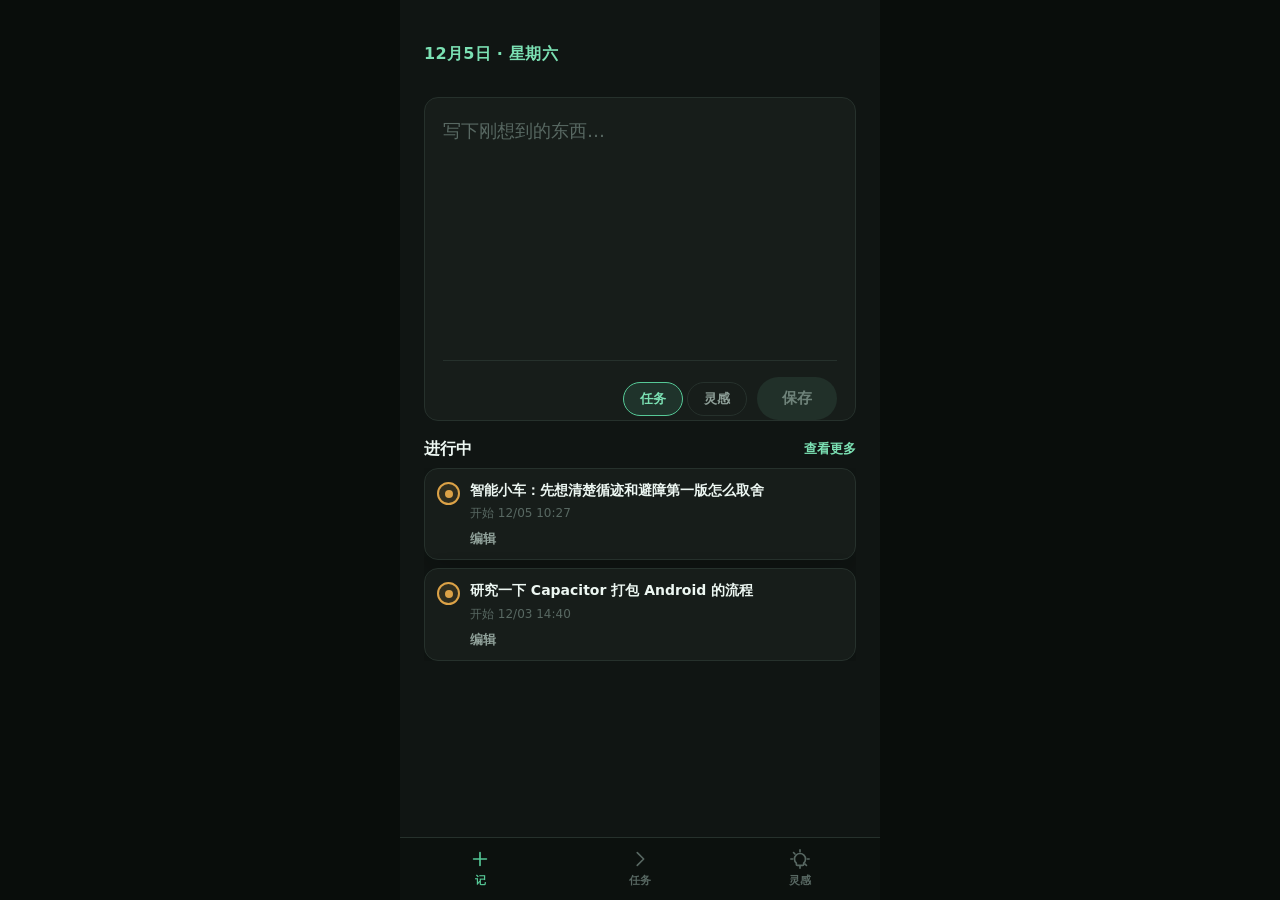
<file: web-pre/preview-v3-date-scrubber.html>
<!doctype html>
<html lang="zh-CN">
  <head>
    <meta charset="UTF-8" />
    <meta name="viewport" content="width=device-width, initial-scale=1.0, maximum-scale=1.0, user-scalable=no" />
    <title>灵光收集箱 · v3 · 日期滑块</title>
    <style>
      :root {
        --bg: #0d1110;
        --app: #101513;
        --card: #171d1a;
        --card-soft: #131916;
        --ink: #edf7f2;
        --muted: #8fa099;
        --faint: #586862;
        --line: #26312c;
        --line-soft: #1d2622;
        --green: #56c997;
        --green-strong: #7be0b3;
        --green-soft: rgba(86,201,151,0.13);
        --amber: #dca247;
        --amber-soft: rgba(220,162,71,0.13);
        --red: #dc6b61;
        --red-soft: rgba(220,107,97,0.13);
        --purple: #a78bfa;
        --purple-soft: rgba(167,139,250,0.13);
        --radius: 14px;
        font-family: -apple-system,BlinkMacSystemFont,"PingFang SC","Microsoft YaHei",system-ui,sans-serif;
      }
      * { box-sizing:border-box; margin:0; padding:0; }
      body { min-height:100vh; display:flex; justify-content:center; background:#090d0b; color:var(--ink); }
      input,textarea,button { font:inherit; color:inherit; }
      button { border:0; background:none; cursor:pointer; }
      button:disabled { cursor:not-allowed; opacity:0.4; }
      textarea { resize:none; }
      .app { width:100%; max-width:480px; min-height:100vh; display:flex; flex-direction:column; background:var(--app); position:relative; }

      .tab-capture,.tab-task,.tab-idea { flex:1; display:none; flex-direction:column; padding-bottom:104px; }
      .tab-capture.active,.tab-task.active,.tab-idea.active { display:flex; }
      .tab-capture { height:100vh; overflow:hidden; padding:44px 24px 92px; }

      .date-hint { margin-bottom:32px; color:var(--green-strong); font-size:16px; font-weight:650; letter-spacing:0.3px; }
      .capture-input-box { flex:0 0 36vh; display:flex; flex-direction:column; min-height:220px; border:1px solid var(--line); border-radius:var(--radius); padding:18px 18px 0; background:var(--card); }
      .capture-input-box textarea { flex:1; min-height:140px; border:0; outline:none; background:transparent; color:var(--ink); font-size:18px; line-height:1.7; caret-color:var(--green); }
      .capture-input-box textarea::placeholder { color:var(--faint); }

      .capture-footer { display:flex; align-items:center; justify-content:flex-end; gap:10px; margin-top:16px; padding-top:16px; border-top:1px solid var(--line); }

      .type-toggle { display:flex; gap:4px; }
      .type-btn { padding:7px 16px; border-radius:999px; font-size:13px; font-weight:620; border:1px solid var(--line); color:var(--muted); background:transparent; transition:all 0.12s; }
      .type-btn.active-task { border-color:var(--green); background:var(--green-soft); color:var(--green-strong); }
      .type-btn.active-idea { border-color:var(--purple); background:var(--purple-soft); color:var(--purple); }

      .save-btn { min-width:80px; border-radius:999px; background:var(--green); color:#07100c; padding:12px 24px; font-size:15px; font-weight:760; }
      .save-btn:disabled { background:#213029; color:#6f837a; opacity:1; }

      .home-active { min-height:0; display:flex; flex:1; flex-direction:column; padding-top:18px; }
      .home-active-header { display:flex; align-items:center; justify-content:space-between; margin-bottom:10px; }
      .home-active-header h2 { font-size:16px; line-height:1.2; font-weight:760; }
      .home-active-header button { color:var(--green-strong); font-size:13px; font-weight:650; }
      .home-active-list { display:grid; gap:8px; overflow:hidden; }
      .home-task { display:flex; align-items:flex-start; gap:10px; border:1px solid var(--line); border-radius:var(--radius); background:var(--card); padding:11px 12px; box-shadow:0 12px 30px rgba(0,0,0,0.16); }
      .home-task.active .status-btn { border-color:var(--amber); background:var(--amber-soft); }
      .home-task.active .status-btn::before { width:8px; height:8px; border-radius:999px; background:var(--amber); content:""; }
      .home-task-body { flex:1; min-width:0; }
      .home-task-title { overflow:hidden; display:-webkit-box; -webkit-line-clamp:2; -webkit-box-orient:vertical; font-size:14px; line-height:1.45; font-weight:620; color:var(--ink); }
      .home-task-meta { margin-top:5px; color:var(--faint); font-size:12px; }
      .home-task-actions { display:flex; gap:12px; margin-top:8px; }
      .home-task-actions button { color:var(--green-strong); font-size:13px; font-weight:650; }
      .home-task-actions button.secondary { color:var(--muted); }
      .home-more { color:var(--muted); font-size:12px; line-height:1.45; }

      .tab-task,.tab-idea { padding:28px 18px 110px; overflow-y:auto; position:relative; }
      .list-header { display:grid; gap:10px; margin-bottom:18px; }
      .search-box { width:100%; border:1px solid var(--line); border-radius:999px; background:var(--card); color:var(--ink); outline:none; padding:11px 15px; font-size:15px; }
      .search-box::placeholder { color:var(--faint); }
      .search-box:focus { border-color:var(--green); box-shadow:0 0 0 3px rgba(86,201,151,0.1); }
      .filter-group { display:flex; gap:7px; overflow-x:auto; padding-bottom:2px; }
      .filter-btn { flex:0 0 auto; border:1px solid var(--line); border-radius:999px; background:var(--card); color:var(--muted); padding:7px 13px; font-size:13px; font-weight:620; }
      .filter-btn.active { border-color:var(--green); background:var(--green-soft); color:var(--green-strong); }

      .day-group { margin-bottom:22px; scroll-margin-top:80px; }
      .day-label { margin-bottom:10px; padding-left:2px; color:var(--muted); font-size:14px; font-weight:680; }

      .record-card { display:flex; gap:12px; align-items:flex-start; margin-bottom:8px; border:1px solid var(--line); border-radius:var(--radius); background:var(--card); padding:15px 14px 13px; }
      .record-card.completed { opacity:0.72; }
      .record-card.completed .record-text { text-decoration:line-through; }
      .record-card.abandoned { opacity:0.64; }

      .status-btn { width:23px; height:23px; flex:0 0 23px; display:grid; place-items:center; margin-top:2px; border:2px solid var(--faint); border-radius:999px; color:transparent; }
      .record-card.active .status-btn { border-color:var(--amber); background:var(--amber-soft); }
      .record-card.active .status-btn::before { width:8px; height:8px; border-radius:999px; background:var(--amber); content:""; }
      .record-card.completed .status-btn { border-color:var(--green); background:var(--green); color:#07100c; }
      .record-card.abandoned .status-btn { border-color:var(--red); background:var(--red-soft); }
      .record-card.abandoned .status-btn::before { width:9px; height:2px; border-radius:999px; background:var(--red); content:""; }
      .status-btn svg { display:none; width:13px; height:13px; fill:none; stroke:currentColor; stroke-linecap:round; stroke-linejoin:round; stroke-width:2.5; }
      .record-card.completed .status-btn svg { display:block; }

      .record-body { flex:1; min-width:0; }
      .record-text { margin-bottom:7px; overflow-wrap:anywhere; font-size:15px; line-height:1.5; color:var(--ink); }
      .record-meta { color:var(--faint); font-size:12px; line-height:1.45; }
      .record-actions { display:flex; flex-wrap:wrap; gap:8px; margin-top:9px; }
      .record-actions button { color:var(--green-strong); font-size:13px; font-weight:650; }
      .record-actions button.secondary { color:var(--muted); }
      .record-actions button.danger { color:var(--red); }

      .record-delete { width:28px; height:28px; flex:0 0 28px; display:grid; place-items:center; margin-top:-2px; border-radius:999px; color:var(--faint); }
      .record-delete:hover { background:var(--red-soft); color:var(--red); }
      .record-delete svg { width:16px; height:16px; fill:none; stroke:currentColor; stroke-linecap:round; stroke-linejoin:round; stroke-width:1.8; }

      .empty-state { padding:62px 20px; color:var(--faint); font-size:14px; line-height:1.6; text-align:center; }

      .idea-card { display:flex; gap:12px; align-items:flex-start; margin-bottom:8px; border:1px solid var(--line); border-radius:var(--radius); background:var(--card); padding:15px 14px 13px; }
      .idea-archive-btn { width:23px; height:23px; flex:0 0 23px; display:grid; place-items:center; margin-top:2px; border:2px solid var(--faint); border-radius:999px; color:transparent; cursor:pointer; background:transparent; transition:all 0.15s; }
      .idea-card.archived .idea-archive-btn { border-color:var(--purple); background:var(--purple); }
      .idea-card.archived .idea-archive-btn svg { display:block; width:13px; height:13px; fill:none; stroke:#fff; stroke-linecap:round; stroke-linejoin:round; stroke-width:2.5; }
      .idea-card.archived .idea-archive-btn::before { content:none; }
      .idea-card.archived { opacity:0.72; }
      .idea-card.archived .idea-text { text-decoration:line-through; color:var(--muted); }
      .idea-body { flex:1; min-width:0; }
      .idea-text { margin-bottom:7px; overflow-wrap:anywhere; font-size:15px; line-height:1.5; color:var(--ink); }
      .idea-meta { color:var(--faint); font-size:12px; line-height:1.45; }
      .idea-delete { width:28px; height:28px; flex:0 0 28px; display:grid; place-items:center; margin-top:-2px; border-radius:999px; color:var(--faint); cursor:pointer; }
      .idea-delete:hover { background:var(--red-soft); color:var(--red); }
      .idea-delete svg { width:16px; height:16px; fill:none; stroke:currentColor; stroke-linecap:round; stroke-linejoin:round; stroke-width:1.8; }

      .bottom-nav { position:fixed; right:0; bottom:0; left:0; display:flex; width:100%; max-width:480px; margin:0 auto; border-top:1px solid var(--line); background:rgba(13,17,15,0.9); backdrop-filter:blur(16px); z-index:5; }
      .bottom-nav button { flex:1; display:flex; flex-direction:column; align-items:center; gap:3px; padding:10px 0 12px; color:var(--faint); font-size:11px; font-weight:680; }
      .bottom-nav button.active { color:var(--green); }
      .bottom-nav button[data-tab="idea"].active { color:var(--purple); }
      .bottom-nav svg { width:22px; height:22px; fill:none; stroke:currentColor; stroke-linecap:round; stroke-linejoin:round; stroke-width:1.8; }

      .toast { position:fixed; bottom:84px; left:50%; z-index:10; transform:translateX(-50%); border-radius:999px; background:#dff8ec; color:#07100c; padding:10px 22px; opacity:0; pointer-events:none; white-space:nowrap; font-size:13px; font-weight:560; transition:opacity 0.2s ease; }
      .toast.show { opacity:1; }

      /* Date Scrubber */
      .date-scrubber {
        position: fixed;
        top: 50%;
        right: calc((100vw - 480px) / 2 + 4px);
        transform: translateY(-50%);
        z-index: 20;
        display: flex;
        flex-direction: column;
        align-items: center;
        user-select: none;
        touch-action: none;
      }
      @media (max-width: 520px) {
        .date-scrubber { right: 4px; }
      }
      .scrubber-track {
        display: flex;
        flex-direction: column;
        align-items: center;
        position: relative;
        padding: 8px 4px;
      }
      .scrubber-dot {
        width: 7px;
        height: 7px;
        border-radius: 999px;
        background: var(--faint);
        flex-shrink: 0;
        transition: background 0.15s, transform 0.15s;
        cursor: pointer;
      }
      .scrubber-dot.active {
        background: var(--green);
        transform: scale(1.5);
      }
      .scrubber-connector {
        width: 1px;
        height: 4px;
        background: var(--line);
        flex-shrink: 0;
      }
      .scrubber-tooltip {
        position: absolute;
        right: 26px;
        top: 50%;
        transform: translateY(-50%);
        background: var(--card);
        border: 1px solid var(--line);
        border-radius: 8px;
        padding: 4px 10px;
        color: var(--green-strong);
        font-size: 12px;
        font-weight: 650;
        white-space: nowrap;
        pointer-events: none;
        opacity: 0;
        transition: opacity 0.15s;
        box-shadow: 0 4px 16px rgba(0,0,0,0.4);
      }
      .scrubber-tooltip.visible { opacity: 1; }

      @media (max-width:520px) { .tab-capture { padding:30px 18px 88px; } .tab-task,.tab-idea { padding:18px 16px 100px; } .capture-area textarea { min-height:110px; font-size:16px; } }
      @media (prefers-reduced-motion:reduce) { *,*::before,*::after { transition:none!important; } }
    </style>
  </head>
  <body>
    <div class="app">
      <section class="tab-capture active" id="captureTab">
        <div class="date-hint" id="dateHint"></div>
        <div class="capture-input-box">
          <textarea id="captureInput" placeholder="写下刚想到的东西…" maxlength="500"></textarea>
          <div class="capture-footer">
            <div class="type-toggle">
              <button class="type-btn active-task" id="typeTaskBtn" type="button">任务</button>
              <button class="type-btn" id="typeIdeaBtn" type="button">灵感</button>
            </div>
            <button class="save-btn" id="saveBtn" type="button" disabled>保存</button>
          </div>
        </div>
        <section class="home-active" aria-labelledby="homeActiveTitle">
          <div class="home-active-header">
            <h2 id="homeActiveTitle">进行中</h2>
            <button type="button" id="viewAllActiveBtn">查看更多</button>
          </div>
          <div class="home-active-list" id="homeActiveList"></div>
        </section>
      </section>

      <section class="tab-task" id="taskTab">
        <header class="list-header">
          <input class="search-box" id="taskSearch" type="search" placeholder="搜索任务..." autocomplete="off" />
          <div class="filter-group">
            <button class="filter-btn active" type="button" data-filter="all">全部</button>
            <button class="filter-btn" type="button" data-filter="open">未处理</button>
            <button class="filter-btn" type="button" data-filter="active">进行中</button>
            <button class="filter-btn" type="button" data-filter="completed">已完成</button>
            <button class="filter-btn" type="button" data-filter="abandoned">已放弃</button>
          </div>
        </header>
        <div id="taskList"></div>
      </section>

      <section class="tab-idea" id="ideaTab">
        <header class="list-header">
          <input class="search-box" id="ideaSearch" type="search" placeholder="搜索灵感..." autocomplete="off" />
          <div class="filter-group">
            <button class="filter-btn active" type="button" data-idea-filter="all">全部</button>
            <button class="filter-btn" type="button" data-idea-filter="unprocessed">未处理</button>
            <button class="filter-btn" type="button" data-idea-filter="archived">已整理</button>
          </div>
        </header>
        <div id="ideaList"></div>
      </section>

      <!-- Date Scrubber -->
      <div class="date-scrubber" id="dateScrubber" aria-label="日期导航">
        <div class="scrubber-track" id="scrubberTrack"></div>
        <div class="scrubber-tooltip" id="scrubberTooltip"></div>
      </div>

      <nav class="bottom-nav">
        <button class="active" type="button" data-tab="capture">
          <svg viewBox="0 0 24 24"><path d="M12 5v14M5 12h14"/></svg>
          <span>记</span>
        </button>
        <button type="button" data-tab="task">
          <svg viewBox="0 0 24 24"><path d="M9 5l7 7-7 7"/></svg>
          <span>任务</span>
        </button>
        <button type="button" data-tab="idea">
          <svg viewBox="0 0 24 24"><path d="M12 2v2M12 20v2M4.93 4.93l1.41 1.41M17.66 17.66l1.41 1.41M2 12h2M20 12h2M6 12a6 6 0 0112 0c0 2-.8 3.5-2 4.5V18a1 1 0 01-1 1H9a1 1 0 01-1-1v-1.5C6.8 15.5 6 14 6 12z"/></svg>
          <span>灵感</span>
        </button>
      </nav>

      <div class="toast" id="toast" role="status" aria-live="polite"></div>
    </div>

    <script>
      const STORAGE_KEY = "spark-inbox-v3-scrubber";

      function id() { return crypto.randomUUID ? crypto.randomUUID() : Date.now().toString(36)+"-"+Math.random().toString(36).slice(2); }

      function daysAgo(n, h, m) {
        const d = new Date();
        d.setDate(d.getDate() - n);
        d.setHours(h != null ? h : 10 + Math.floor(Math.random() * 8), m != null ? m : Math.floor(Math.random() * 60), 0, 0);
        return d.getTime();
      }

      const seedRecords = [
        { id:id(), content:"智能小车：先想清楚循迹和避障第一版怎么取舍", type:"task", status:"active", createdAt:daysAgo(0,10), startedAt:daysAgo(0,10), completedAt:null, abandonedAt:null },
        { id:id(), content:"HTML视频标签要查 controls、poster、source 三个点", type:"task", status:"open", createdAt:daysAgo(0,14), startedAt:null, completedAt:null, abandonedAt:null },
        { id:id(), content:"基因的自私性——这个角度可以联系到人类社会合作行为", type:"idea", status:"unprocessed", createdAt:daysAgo(0,16) },
        { id:id(), content:"酒馆学习可能需要先整理一个最小可开始清单", type:"task", status:"open", createdAt:daysAgo(1,9), startedAt:null, completedAt:null, abandonedAt:null },
        { id:id(), content:"整理一下本周的待办事项", type:"task", status:"completed", createdAt:daysAgo(1,11), startedAt:daysAgo(1,11), completedAt:daysAgo(0,10), abandonedAt:null },
        { id:id(), content:"Obsidian 里整理笔记时发现知识网络的连接比内容本身更重要", type:"idea", status:"archived", createdAt:daysAgo(1,15), archivedAt:daysAgo(0,12) },
        { id:id(), content:"app 不应该只是记录，更应该是想法的暂存入口", type:"idea", status:"archived", createdAt:daysAgo(2,10), archivedAt:daysAgo(1,14) },
        { id:id(), content:"研究一下 Capacitor 打包 Android 的流程", type:"task", status:"active", createdAt:daysAgo(2,14), startedAt:daysAgo(2,14), completedAt:null, abandonedAt:null },
        { id:id(), content:"先不做复杂优先级矩阵，第一版会太重", type:"task", status:"abandoned", createdAt:daysAgo(3,9), startedAt:null, completedAt:null, abandonedAt:daysAgo(2,16) },
        { id:id(), content:"SharedPreferences 存储方案确认", type:"task", status:"completed", createdAt:daysAgo(3,13), startedAt:daysAgo(3,13), completedAt:daysAgo(3,17), abandonedAt:null },
        { id:id(), content:"人脑的工作记忆只能同时处理 4 个项目，这个限制影响了所有 UI 设计", type:"idea", status:"unprocessed", createdAt:daysAgo(3,16) },
        { id:id(), content:"底部导航从两 tab 改成三 tab 的方案", type:"task", status:"completed", createdAt:daysAgo(4,10), startedAt:daysAgo(4,10), completedAt:daysAgo(3,15), abandonedAt:null },
        { id:id(), content:"灵感分类功能：task 和 idea 两种类型", type:"task", status:"completed", createdAt:daysAgo(5,11), startedAt:daysAgo(5,11), completedAt:daysAgo(4,14), abandonedAt:null },
        { id:id(), content:"看下 Jetpack Compose 的基础组件", type:"task", status:"open", createdAt:daysAgo(5,15), startedAt:null, completedAt:null, abandonedAt:null },
        { id:id(), content:"「反脆弱」的核心观点：从波动中获益的系统设计思路", type:"idea", status:"unprocessed", createdAt:daysAgo(5,18) },
        { id:id(), content:"图标设计稿提取脚本优化", type:"task", status:"completed", createdAt:daysAgo(6,10), startedAt:daysAgo(6,10), completedAt:daysAgo(5,16), abandonedAt:null },
        { id:id(), content:"Android 手动编译打包流程梳理", type:"task", status:"completed", createdAt:daysAgo(7,9), startedAt:daysAgo(7,9), completedAt:daysAgo(6,12), abandonedAt:null },
        { id:id(), content:"确认 minSdk 和 targetSdk 版本", type:"task", status:"completed", createdAt:daysAgo(7,14), startedAt:daysAgo(7,14), completedAt:daysAgo(7,17), abandonedAt:null },
        { id:id(), content:"研究 aapt2 和 d8 的命令行用法", type:"task", status:"completed", createdAt:daysAgo(8,11), startedAt:daysAgo(8,11), completedAt:daysAgo(7,13), abandonedAt:null },
        { id:id(), content:"深色主题配色方案确定", type:"task", status:"completed", createdAt:daysAgo(9,10), startedAt:daysAgo(9,10), completedAt:daysAgo(8,15), abandonedAt:null },
        { id:id(), content:"移动端适配 max-width 480px 方案", type:"task", status:"completed", createdAt:daysAgo(9,16), startedAt:daysAgo(9,16), completedAt:daysAgo(9,18), abandonedAt:null },
        { id:id(), content:"状态流转机制设计：open → active → completed", type:"task", status:"completed", createdAt:daysAgo(10,9), startedAt:daysAgo(10,9), completedAt:daysAgo(9,14), abandonedAt:null },
        { id:id(), content:"localStorage 数据结构定义", type:"task", status:"completed", createdAt:daysAgo(11,11), startedAt:daysAgo(11,11), completedAt:daysAgo(10,13), abandonedAt:null },
        { id:id(), content:"看看有没有现成的轻量级状态管理方案", type:"task", status:"abandoned", createdAt:daysAgo(11,15), startedAt:null, completedAt:null, abandonedAt:daysAgo(10,10) },
        { id:id(), content:"首页设计：只保留日期和输入区", type:"task", status:"completed", createdAt:daysAgo(12,10), startedAt:daysAgo(12,10), completedAt:daysAgo(11,16), abandonedAt:null },
        { id:id(), content:"项目初始化，确定技术栈", type:"task", status:"completed", createdAt:daysAgo(13,9), startedAt:daysAgo(13,9), completedAt:daysAgo(12,12), abandonedAt:null },
        { id:id(), content:"调研几个备忘录 app 的交互设计", type:"task", status:"completed", createdAt:daysAgo(13,14), startedAt:daysAgo(13,14), completedAt:daysAgo(13,18), abandonedAt:null },
        { id:id(), content:"确定 app 名称和定位", type:"task", status:"completed", createdAt:daysAgo(14,10), startedAt:daysAgo(14,10), completedAt:daysAgo(13,12), abandonedAt:null },
        { id:id(), content:"记录删除的二次确认机制", type:"task", status:"completed", createdAt:daysAgo(16,11), startedAt:daysAgo(16,11), completedAt:daysAgo(15,15), abandonedAt:null },
        { id:id(), content:"Toast 提示组件实现", type:"task", status:"completed", createdAt:daysAgo(18,9), startedAt:daysAgo(18,9), completedAt:daysAgo(17,14), abandonedAt:null },
        { id:id(), content:"搜索功能的实时过滤逻辑", type:"task", status:"completed", createdAt:daysAgo(18,16), startedAt:daysAgo(18,16), completedAt:daysAgo(18,18), abandonedAt:null },
        { id:id(), content:"记录卡片的状态圆圈设计", type:"task", status:"completed", createdAt:daysAgo(20,10), startedAt:daysAgo(20,10), completedAt:daysAgo(19,13), abandonedAt:null },
        { id:id(), content:"日期分组显示逻辑", type:"task", status:"completed", createdAt:daysAgo(22,14), startedAt:daysAgo(22,14), completedAt:daysAgo(21,16), abandonedAt:null },
        { id:id(), content:"初始原型搭建", type:"task", status:"completed", createdAt:daysAgo(25,9), startedAt:daysAgo(25,9), completedAt:daysAgo(23,18), abandonedAt:null },
      ];

      let state = loadState();
      let activeTab = "capture";
      let captureType = "task";
      let taskFilter = "all";
      let ideaFilter = "all";
      let toastTimer;
      let scrubberDates = [];

      const input = document.querySelector("#captureInput");
      const saveBtn = document.querySelector("#saveBtn");
      const homeActiveList = document.querySelector("#homeActiveList");
      const viewAllActiveBtn = document.querySelector("#viewAllActiveBtn");
      const typeTaskBtn = document.querySelector("#typeTaskBtn");
      const typeIdeaBtn = document.querySelector("#typeIdeaBtn");
      const taskSearch = document.querySelector("#taskSearch");
      const ideaSearch = document.querySelector("#ideaSearch");
      const taskList = document.querySelector("#taskList");
      const ideaList = document.querySelector("#ideaList");
      const scrubberTrack = document.querySelector("#scrubberTrack");
      const scrubberTooltip = document.querySelector("#scrubberTooltip");
      const dateScrubber = document.querySelector("#dateScrubber");

      function loadState() {
        try {
          const saved = localStorage.getItem(STORAGE_KEY);
          if (!saved) return { records: seedRecords };
          const parsed = JSON.parse(saved);
          if (Array.isArray(parsed.records) && parsed.records.length > 0) return { records: parsed.records };
        } catch {}
        return { records: seedRecords };
      }

      function saveState() { localStorage.setItem(STORAGE_KEY, JSON.stringify(state)); }
      function persistAndRender() { saveState(); render(); }

      function formatDateTime(ts) {
        return new Intl.DateTimeFormat("zh-CN",{month:"2-digit",day:"2-digit",hour:"2-digit",minute:"2-digit"}).format(new Date(ts));
      }

      function dateKey(ts) { const d=new Date(ts); return d.getFullYear()+"-"+(d.getMonth()+1)+"-"+d.getDate(); }
      function todayKey() { return dateKey(Date.now()); }
      function yesterdayKey() { const d=new Date(); d.setDate(d.getDate()-1); return d.getFullYear()+"-"+(d.getMonth()+1)+"-"+d.getDate(); }
      function dayLabel(k) { if(k===todayKey()) return "今天"; if(k===yesterdayKey()) return "昨天"; const d=new Date(k); return (d.getMonth()+1)+"月"+d.getDate()+"日"; }
      function dayLabelShort(k) { if(k===todayKey()) return "今天"; if(k===yesterdayKey()) return "昨天"; const d=new Date(k); return (d.getMonth()+1)+"/"+d.getDate(); }

      function statusLabel(s) { return { open:"未处理", active:"进行中", completed:"已完成", abandoned:"已放弃" }[s]; }

      function addRecord() {
        const content = input.value.trim();
        if (!content) return;
        const base = { id:id(), content, createdAt:Date.now() };
        if (captureType === "task") {
          state.records.unshift({ ...base, type:"task", status:"open", startedAt:null, completedAt:null, abandonedAt:null });
        } else {
          state.records.unshift({ ...base, type:"idea", status:"unprocessed", archivedAt:null });
        }
        input.value = "";
        updateInputState();
        persistAndRender();
        showToast("已保存");
      }

      function cycleTask(rec) {
        if (rec.status === "open") { startTask(rec.id); return; }
        if (rec.status === "active") { completeTask(rec.id); return; }
        reopenTask(rec.id);
      }

      function startTask(id) { const n=Date.now(); state.records=state.records.map(r=>r.id===id?{...r,status:"active",startedAt:r.startedAt||n}:r); persistAndRender(); showToast("已开始"); }
      function completeTask(id) { const n=Date.now(); state.records=state.records.map(r=>r.id===id?{...r,status:"completed",completedAt:n,abandonedAt:null}:r); persistAndRender(); showToast("已完成"); }
      function pauseTask(id) { state.records=state.records.map(r=>r.id===id?{...r,status:"open"}:r); persistAndRender(); showToast("已放回未处理"); }
      function abandonTask(id) { const n=Date.now(); state.records=state.records.map(r=>r.id===id?{...r,status:"abandoned",completedAt:null,abandonedAt:n}:r); persistAndRender(); showToast("已放弃"); }
      function reopenTask(id) { state.records=state.records.map(r=>r.id===id?{...r,status:"open",startedAt:null,completedAt:null,abandonedAt:null}:r); persistAndRender(); showToast("已恢复"); }
      function deleteRecord(id) { state.records=state.records.filter(r=>r.id!==id); persistAndRender(); showToast("已删除"); }

      function editRecord(id) {
        const rec = state.records.find(r=>r.id===id);
        if (!rec) return;
        const next = window.prompt("编辑记录", rec.content);
        if (next===null) return;
        const content = next.trim();
        if (!content) { showToast("内容不能为空"); return; }
        state.records=state.records.map(r=>r.id===id?{...r,content}:r);
        persistAndRender(); showToast("已更新");
      }

      function toggleIdea(id) {
        state.records = state.records.map(r => {
          if (r.id !== id || r.type !== "idea") return r;
          if (r.status === "archived") return { ...r, status:"unprocessed", archivedAt:null };
          return { ...r, status:"archived", archivedAt:Date.now() };
        });
        persistAndRender();
        const r = state.records.find(x=>x.id===id);
        showToast(r.status==="archived" ? "已标记为已整理" : "已标记为未处理");
      }

      function filteredTasks() {
        const q = taskSearch.value.trim().toLowerCase();
        let rs = state.records.filter(r => r.type === "task");
        if (taskFilter === "all") rs = rs.filter(r => r.status !== "abandoned");
        else rs = rs.filter(r => r.status === taskFilter);
        if (q) rs = rs.filter(r => r.content.toLowerCase().includes(q));
        return rs.sort((a,b)=>b.createdAt-a.createdAt);
      }

      function filteredIdeas() {
        const q = ideaSearch.value.trim().toLowerCase();
        let rs = state.records.filter(r => r.type === "idea");
        if (ideaFilter !== "all") rs = rs.filter(r => r.status === ideaFilter);
        if (q) rs = rs.filter(r => r.content.toLowerCase().includes(q));
        return rs.sort((a,b)=>b.createdAt-a.createdAt);
      }

      function groupByDay(records) {
        const m = new Map();
        records.forEach(r=>{ const k=dateKey(r.createdAt); if(!m.has(k)) m.set(k,[]); m.get(k).push(r); });
        return [...m.entries()].sort(([a],[b])=>a>b?-1:1).map(([k,rs])=>({key:k,records:rs}));
      }

      // ========== Date Scrubber ==========
      function buildScrubber() {
        const groups = groupByDay(filteredTasks());
        scrubberDates = groups.map(g => g.key);
        scrubberTrack.innerHTML = "";

        if (scrubberDates.length <= 1 || activeTab !== "task") {
          dateScrubber.style.display = "none";
          return;
        }

        dateScrubber.style.display = "";

        scrubberDates.forEach((dk, i) => {
          const dot = document.createElement("div");
          dot.className = "scrubber-dot";
          dot.dataset.date = dk;
          dot.addEventListener("click", () => scrollToDay(dk));
          scrubberTrack.appendChild(dot);

          if (i < scrubberDates.length - 1) {
            const conn = document.createElement("div");
            conn.className = "scrubber-connector";
            scrubberTrack.appendChild(conn);
          }
        });

        updateScrubberActive();
      }

      function updateScrubberActive() {
        if (activeTab !== "task") return;

        const groups = taskList.querySelectorAll(".day-group");
        let currentKey = scrubberDates[0];

        groups.forEach(group => {
          const rect = group.getBoundingClientRect();
          if (rect.top <= 120) {
            currentKey = group.dataset.dateKey;
          }
        });

        scrubberTrack.querySelectorAll(".scrubber-dot").forEach(dot => {
          dot.classList.toggle("active", dot.dataset.date === currentKey);
        });

        const activeDot = scrubberTrack.querySelector(".scrubber-dot.active");
        if (activeDot) {
          scrubberTooltip.textContent = dayLabel(currentKey);
          const dotRect = activeDot.getBoundingClientRect();
          const trackRect = scrubberTrack.getBoundingClientRect();
          scrubberTooltip.style.top = (dotRect.top - trackRect.top + dotRect.height / 2) + "px";
        }
      }

      function scrollToDay(dk) {
        const target = taskList.querySelector(`.day-group[data-date-key="${dk}"]`);
        if (target) target.scrollIntoView({ behavior: "smooth", block: "start" });
      }

      let isDragging = false;

      dateScrubber.addEventListener("pointerdown", (e) => {
        isDragging = true;
        scrubberTooltip.classList.add("visible");
        handleScrubberMove(e);
        e.preventDefault();
      });

      document.addEventListener("pointermove", (e) => {
        if (!isDragging) return;
        handleScrubberMove(e);
      });

      document.addEventListener("pointerup", () => {
        if (isDragging) {
          isDragging = false;
          scrubberTooltip.classList.remove("visible");
        }
      });

      function handleScrubberMove(e) {
        const dots = scrubberTrack.querySelectorAll(".scrubber-dot");
        if (dots.length === 0) return;

        let closest = null;
        let minDist = Infinity;
        dots.forEach(dot => {
          const rect = dot.getBoundingClientRect();
          const dist = Math.abs(e.clientY - (rect.top + rect.height / 2));
          if (dist < minDist) { minDist = dist; closest = dot; }
        });

        if (closest) {
          scrubberTooltip.textContent = dayLabel(closest.dataset.date);
          scrubberTooltip.classList.add("visible");
          const trackRect = scrubberTrack.getBoundingClientRect();
          const dotRect = closest.getBoundingClientRect();
          scrubberTooltip.style.top = (dotRect.top - trackRect.top + dotRect.height / 2) + "px";

          scrubberTrack.querySelectorAll(".scrubber-dot").forEach(d => d.classList.remove("active"));
          closest.classList.add("active");
          scrollToDay(closest.dataset.date);
        }
      }
      // ========== End Scrubber ==========

      function renderCapture() {
        const n=new Date(); const w=["星期日","星期一","星期二","星期三","星期四","星期五","星期六"][n.getDay()];
        document.querySelector("#dateHint").textContent = (n.getMonth()+1)+"月"+n.getDate()+"日 · "+w;

        const active = state.records.filter(r=>r.type==="task"&&r.status==="active").sort((a,b)=>(b.startedAt||b.createdAt)-(a.startedAt||a.createdAt));
        const show = active.slice(0,3);
        homeActiveList.replaceChildren();
        if (show.length===0) {
          const e=document.createElement("div"); e.className="home-more"; e.textContent="还没有进行中的任务。"; homeActiveList.append(e);
        } else {
          show.forEach(r=>homeActiveList.append(createHomeTask(r)));
          if (active.length>show.length) {
            const m=document.createElement("div"); m.className="home-more"; m.textContent="还有 "+(active.length-show.length)+" 条，去「任务」页面处理。"; homeActiveList.append(m);
          }
        }
      }

      function createHomeTask(rec) {
        const item=document.createElement("article"); item.className="home-task "+rec.status;
        const sb=document.createElement("button"); sb.className="status-btn"; sb.type="button"; sb.setAttribute("aria-label",statusLabel(rec.status));
        sb.innerHTML='<svg viewBox="0 0 24 24"><path d="M5 13l4 4L19 7"/></svg>';
        sb.addEventListener("click",()=>cycleTask(rec));
        const body=document.createElement("div"); body.className="home-task-body";
        const t=document.createElement("div"); t.className="home-task-title"; t.textContent=rec.content;
        const m=document.createElement("div"); m.className="home-task-meta"; m.textContent="开始 "+formatDateTime(rec.startedAt||rec.createdAt);
        const a=document.createElement("div"); a.className="home-task-actions";
        a.appendChild(actBtn("编辑",()=>editRecord(rec.id),"secondary"));
        body.append(t,m,a); item.append(sb,body); return item;
      }

      function actBtn(label,onClick,cls) {
        const b=document.createElement("button"); b.type="button"; b.textContent=label; if(cls) b.className=cls; b.addEventListener("click",onClick); return b;
      }

      function renderTasks() {
        const groups = groupByDay(filteredTasks());
        taskList.replaceChildren();
        if (groups.length===0) {
          const e=document.createElement("div"); e.className="empty-state";
          e.innerHTML = taskSearch.value.trim() ? "没有找到相关任务" : "还没有任务<br />去「记」页面写下第一条";
          taskList.append(e); buildScrubber(); return;
        }
        groups.forEach(g=>{
          const sec=document.createElement("section"); sec.className="day-group"; sec.dataset.dateKey=g.key;
          const l=document.createElement("div"); l.className="day-label"; l.textContent=dayLabel(g.key);
          sec.append(l);
          g.records.forEach(r=>sec.append(createTaskCard(r)));
          taskList.append(sec);
        });
        buildScrubber();
      }

      function taskMeta(rec) {
        const p=[statusLabel(rec.status)+" · 记录 "+formatDateTime(rec.createdAt)];
        if(rec.startedAt) p.push("开始 "+formatDateTime(rec.startedAt));
        if(rec.completedAt) p.push("完成 "+formatDateTime(rec.completedAt));
        if(rec.abandonedAt) p.push("放弃 "+formatDateTime(rec.abandonedAt));
        return p.join(" · ");
      }

      function createTaskCard(rec) {
        const card=document.createElement("article"); card.className="record-card "+rec.status;
        const sb=document.createElement("button"); sb.className="status-btn"; sb.type="button"; sb.setAttribute("aria-label",statusLabel(rec.status));
        sb.innerHTML='<svg viewBox="0 0 24 24"><path d="M5 13l4 4L19 7"/></svg>';
        sb.addEventListener("click",()=>cycleTask(rec));
        const body=document.createElement("div"); body.className="record-body";
        const t=document.createElement("div"); t.className="record-text"; t.textContent=rec.content;
        const meta=document.createElement("div"); meta.className="record-meta"; meta.textContent=taskMeta(rec);
        const aa=document.createElement("div"); aa.className="record-actions";
        if (rec.status==="open") { aa.append(actBtn("编辑",()=>editRecord(rec.id),"secondary"),actBtn("完成",()=>completeTask(rec.id)),actBtn("放弃",()=>abandonTask(rec.id),"danger")); }
        else if (rec.status==="active") { aa.append(actBtn("编辑",()=>editRecord(rec.id),"secondary"),actBtn("放回未处理",()=>pauseTask(rec.id),"secondary"),actBtn("放弃",()=>abandonTask(rec.id),"danger")); }
        else if (rec.status==="completed") { aa.append(actBtn("编辑",()=>editRecord(rec.id),"secondary"),actBtn("放弃",()=>abandonTask(rec.id),"danger")); }
        else { aa.append(actBtn("编辑",()=>editRecord(rec.id),"secondary")); }
        body.append(t,meta,aa);
        const del=document.createElement("button"); del.className="record-delete"; del.setAttribute("aria-label","删除");
        del.innerHTML='<svg viewBox="0 0 24 24"><path d="M18 6L6 18M6 6l12 12"/></svg>';
        del.addEventListener("click",()=>deleteRecord(rec.id));
        card.append(sb,body,del); return card;
      }

      function renderIdeas() {
        const groups = groupByDay(filteredIdeas());
        ideaList.replaceChildren();
        if (groups.length===0) {
          const e=document.createElement("div"); e.className="empty-state";
          e.innerHTML = ideaSearch.value.trim() ? "没有找到相关灵感" : "还没有灵感<br />去「记」页面写下第一条";
          ideaList.append(e); return;
        }
        groups.forEach(g=>{
          const sec=document.createElement("section"); sec.className="day-group";
          const l=document.createElement("div"); l.className="day-label"; l.textContent=dayLabel(g.key);
          sec.append(l);
          g.records.forEach(r=>sec.append(createIdeaCard(r)));
          ideaList.append(sec);
        });
      }

      function createIdeaCard(rec) {
        const card=document.createElement("article"); card.className="idea-card"+(rec.status==="archived"?" archived":"");
        const ab=document.createElement("button"); ab.className="idea-archive-btn"; ab.type="button";
        ab.setAttribute("aria-label",rec.status==="archived"?"标记为未处理":"标记为已整理");
        ab.innerHTML='<svg viewBox="0 0 24 24"><path d="M5 13l4 4L19 7"/></svg>';
        ab.addEventListener("click",()=>toggleIdea(rec.id));
        const body=document.createElement("div"); body.className="idea-body";
        const t=document.createElement("div"); t.className="idea-text"; t.textContent=rec.content;
        const meta=document.createElement("div"); meta.className="idea-meta";
        let mt = "记录 "+formatDateTime(rec.createdAt);
        if (rec.archivedAt) mt += " · 整理 "+formatDateTime(rec.archivedAt);
        meta.textContent = mt;
        body.append(t,meta);
        const del=document.createElement("button"); del.className="idea-delete"; del.setAttribute("aria-label","删除");
        del.innerHTML='<svg viewBox="0 0 24 24"><path d="M18 6L6 18M6 6l12 12"/></svg>';
        del.addEventListener("click",()=>deleteRecord(rec.id));
        card.append(ab,body,del); return card;
      }

      function switchTab(tab) {
        activeTab = tab;
        document.querySelectorAll(".bottom-nav button").forEach(b=>b.classList.toggle("active",b.dataset.tab===tab));
        document.querySelector("#captureTab").classList.toggle("active",tab==="capture");
        document.querySelector("#taskTab").classList.toggle("active",tab==="task");
        document.querySelector("#ideaTab").classList.toggle("active",tab==="idea");
        render();
      }

      function updateInputState() { saveBtn.disabled = input.value.trim().length === 0; }

      function showToast(msg) {
        clearTimeout(toastTimer);
        const t=document.querySelector("#toast"); t.textContent=msg; t.classList.add("show");
        toastTimer=setTimeout(()=>t.classList.remove("show"),1600);
      }

      function render() { renderCapture(); renderTasks(); renderIdeas(); }

      typeTaskBtn.addEventListener("click",()=>{
        captureType="task";
        typeTaskBtn.className="type-btn active-task";
        typeIdeaBtn.className="type-btn";
      });
      typeIdeaBtn.addEventListener("click",()=>{
        captureType="idea";
        typeIdeaBtn.className="type-btn active-idea";
        typeTaskBtn.className="type-btn";
      });

      document.querySelectorAll(".bottom-nav button").forEach(b=>b.addEventListener("click",()=>switchTab(b.dataset.tab)));

      viewAllActiveBtn.addEventListener("click",()=>{
        taskFilter="active";
        document.querySelectorAll("#taskTab .filter-btn").forEach(i=>i.classList.toggle("active",i.dataset.filter==="active"));
        switchTab("task");
      });

      document.querySelectorAll("#taskTab .filter-btn").forEach(b=>{
        b.addEventListener("click",()=>{
          document.querySelectorAll("#taskTab .filter-btn").forEach(i=>i.classList.remove("active"));
          b.classList.add("active");
          taskFilter=b.dataset.filter;
          renderTasks();
        });
      });

      document.querySelectorAll("#ideaTab .filter-btn").forEach(b=>{
        b.addEventListener("click",()=>{
          document.querySelectorAll("#ideaTab .filter-btn").forEach(i=>i.classList.remove("active"));
          b.classList.add("active");
          ideaFilter=b.dataset.filter;
          renderIdeas();
        });
      });

      input.addEventListener("input",updateInputState);
      taskSearch.addEventListener("input",renderTasks);
      ideaSearch.addEventListener("input",renderIdeas);
      input.addEventListener("keydown",e=>{ if((e.ctrlKey||e.metaKey)&&e.key==="Enter") addRecord(); });
      saveBtn.addEventListener("click",addRecord);

      render();
      input.focus();
    </script>
  </body>
</html>
</file>
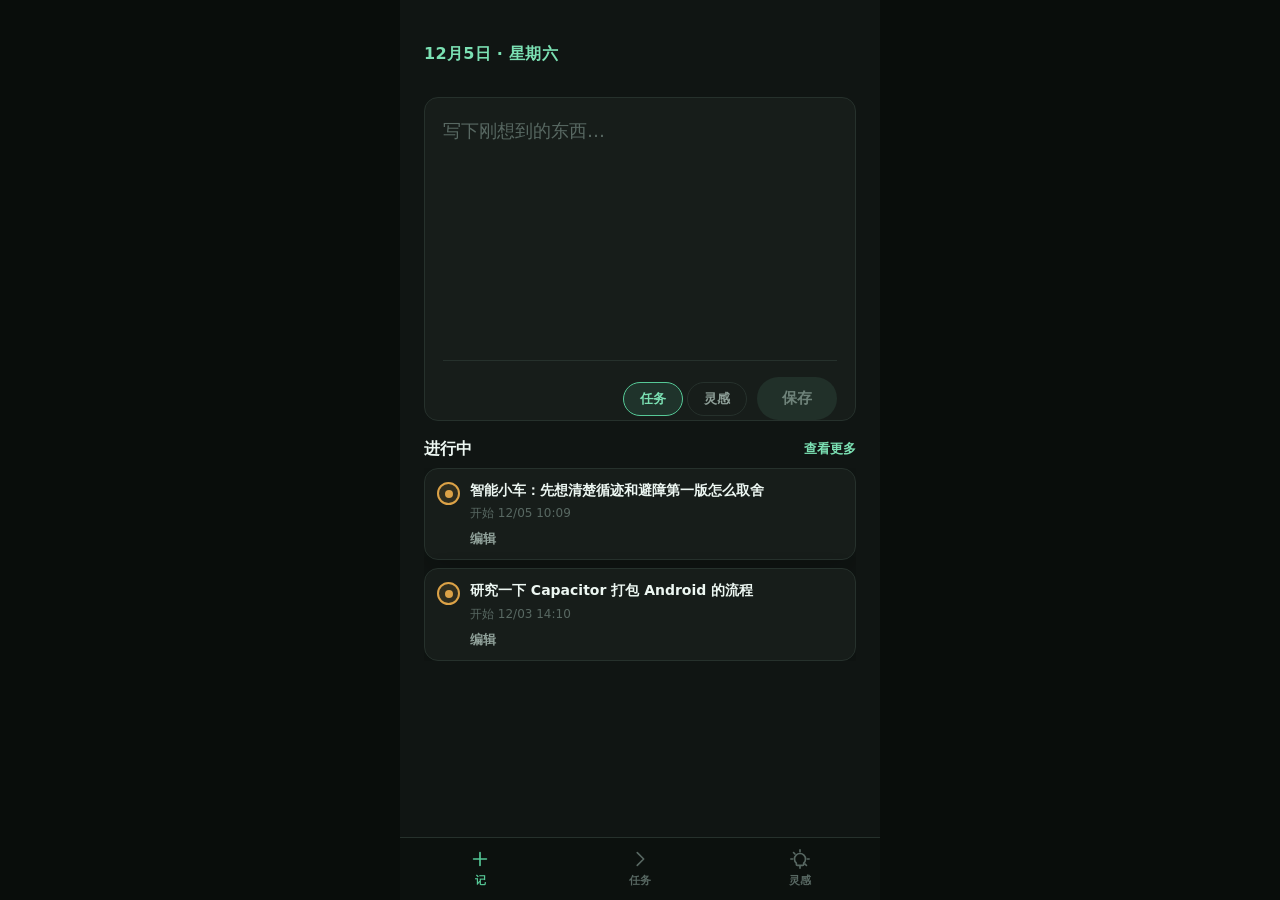
<file: web-pre/preview-v3.html>
<!doctype html>
<html lang="zh-CN">
  <head>
    <meta charset="UTF-8" />
    <meta name="viewport" content="width=device-width, initial-scale=1.0, maximum-scale=1.0, user-scalable=no" />
    <title>灵光收集箱 · v3</title>
    <style>
      :root {
        --bg: #0d1110;
        --app: #101513;
        --card: #171d1a;
        --card-soft: #131916;
        --ink: #edf7f2;
        --muted: #8fa099;
        --faint: #586862;
        --line: #26312c;
        --line-soft: #1d2622;
        --green: #56c997;
        --green-strong: #7be0b3;
        --green-soft: rgba(86,201,151,0.13);
        --amber: #dca247;
        --amber-soft: rgba(220,162,71,0.13);
        --red: #dc6b61;
        --red-soft: rgba(220,107,97,0.13);
        --purple: #a78bfa;
        --purple-soft: rgba(167,139,250,0.13);
        --radius: 14px;
        font-family: -apple-system,BlinkMacSystemFont,"PingFang SC","Microsoft YaHei",system-ui,sans-serif;
      }
      * { box-sizing:border-box; margin:0; padding:0; }
      body { min-height:100vh; display:flex; justify-content:center; background:#090d0b; color:var(--ink); }
      input,textarea,button { font:inherit; color:inherit; }
      button { border:0; background:none; cursor:pointer; }
      button:disabled { cursor:not-allowed; opacity:0.4; }
      textarea { resize:none; }
      .app { width:100%; max-width:480px; min-height:100vh; display:flex; flex-direction:column; background:var(--app); position:relative; }

      .tab-capture,.tab-task,.tab-idea { flex:1; display:none; flex-direction:column; padding-bottom:104px; }
      .tab-capture.active,.tab-task.active,.tab-idea.active { display:flex; }
      .tab-capture { height:100vh; overflow:hidden; padding:44px 24px 92px; }

      .date-hint { margin-bottom:32px; color:var(--green-strong); font-size:16px; font-weight:650; letter-spacing:0.3px; }
      .capture-input-box { flex:0 0 36vh; display:flex; flex-direction:column; min-height:220px; border:1px solid var(--line); border-radius:var(--radius); padding:18px 18px 0; background:var(--card); }
      .capture-input-box textarea { flex:1; min-height:140px; border:0; outline:none; background:transparent; color:var(--ink); font-size:18px; line-height:1.7; caret-color:var(--green); }
      .capture-input-box textarea::placeholder { color:var(--faint); }

      .capture-footer { display:flex; align-items:center; justify-content:flex-end; gap:10px; margin-top:16px; padding-top:16px; border-top:1px solid var(--line); }

      .type-toggle { display:flex; gap:4px; }
      .type-btn { padding:7px 16px; border-radius:999px; font-size:13px; font-weight:620; border:1px solid var(--line); color:var(--muted); background:transparent; transition:all 0.12s; }
      .type-btn.active-task { border-color:var(--green); background:var(--green-soft); color:var(--green-strong); }
      .type-btn.active-idea { border-color:var(--purple); background:var(--purple-soft); color:var(--purple); }

      .save-btn { min-width:80px; border-radius:999px; background:var(--green); color:#07100c; padding:12px 24px; font-size:15px; font-weight:760; }
      .save-btn:disabled { background:#213029; color:#6f837a; opacity:1; }

      .home-active { min-height:0; display:flex; flex:1; flex-direction:column; padding-top:18px; }
      .home-active-header { display:flex; align-items:center; justify-content:space-between; margin-bottom:10px; }
      .home-active-header h2 { font-size:16px; line-height:1.2; font-weight:760; }
      .home-active-header button { color:var(--green-strong); font-size:13px; font-weight:650; }
      .home-active-list { display:grid; gap:8px; overflow:hidden; }
      .home-task { display:flex; align-items:flex-start; gap:10px; border:1px solid var(--line); border-radius:var(--radius); background:var(--card); padding:11px 12px; box-shadow:0 12px 30px rgba(0,0,0,0.16); }
      .home-task.active .status-btn { border-color:var(--amber); background:var(--amber-soft); }
      .home-task.active .status-btn::before { width:8px; height:8px; border-radius:999px; background:var(--amber); content:""; }
      .home-task-body { flex:1; min-width:0; }
      .home-task-title { overflow:hidden; display:-webkit-box; -webkit-line-clamp:2; -webkit-box-orient:vertical; font-size:14px; line-height:1.45; font-weight:620; color:var(--ink); }
      .home-task-meta { margin-top:5px; color:var(--faint); font-size:12px; }
      .home-task-actions { display:flex; gap:12px; margin-top:8px; }
      .home-task-actions button { color:var(--green-strong); font-size:13px; font-weight:650; }
      .home-task-actions button.secondary { color:var(--muted); }
      .home-more { color:var(--muted); font-size:12px; line-height:1.45; }

      .tab-task,.tab-idea { padding:28px 18px 110px; overflow-y:auto; }
      .list-header { display:grid; gap:10px; margin-bottom:18px; }
      .search-box { width:100%; border:1px solid var(--line); border-radius:999px; background:var(--card); color:var(--ink); outline:none; padding:11px 15px; font-size:15px; }
      .search-box::placeholder { color:var(--faint); }
      .search-box:focus { border-color:var(--green); box-shadow:0 0 0 3px rgba(86,201,151,0.1); }
      .filter-group { display:flex; gap:7px; overflow-x:auto; padding-bottom:2px; }
      .filter-btn { flex:0 0 auto; border:1px solid var(--line); border-radius:999px; background:var(--card); color:var(--muted); padding:7px 13px; font-size:13px; font-weight:620; }
      .filter-btn.active { border-color:var(--green); background:var(--green-soft); color:var(--green-strong); }

      .day-group { margin-bottom:22px; }
      .day-label { margin-bottom:10px; padding-left:2px; color:var(--muted); font-size:14px; font-weight:680; }

      .month-group { margin-bottom:24px; }
      .month-header {
        display:flex; align-items:center; justify-content:space-between;
        margin-bottom:12px; padding:10px 12px; border-radius:var(--radius);
        border:1px solid var(--line); background:var(--card-soft);
        cursor:pointer; user-select:none; -webkit-tap-highlight-color:transparent;
        transition:background 0.15s;
      }
      .month-header:hover { background:var(--card); }
      .month-header:active { background:var(--line-soft); }
      .month-header-left { display:flex; align-items:center; gap:10px; }
      .month-title { color:var(--ink); font-size:15px; font-weight:700; }
      .month-count { color:var(--faint); font-size:12px; font-weight:500; }
      .month-status-dots { display:flex; gap:5px; align-items:center; }
      .month-status-dot { width:6px; height:6px; border-radius:999px; }
      .month-status-dot.open { background:var(--faint); }
      .month-status-dot.active { background:var(--amber); }
      .month-status-dot.completed { background:var(--green); }
      .month-status-dot.abandoned { background:var(--red); }
      .month-chevron {
        width:18px; height:18px; color:var(--faint); flex-shrink:0;
        transition:transform 0.2s ease; display:flex; align-items:center; justify-content:center;
      }
      .month-chevron svg { width:16px; height:16px; fill:none; stroke:currentColor; stroke-width:2; stroke-linecap:round; stroke-linejoin:round; }
      .month-group.collapsed .month-chevron { transform:rotate(-90deg); }
      .month-body { overflow:hidden; transition:max-height 0.3s ease, opacity 0.2s ease; }
      .month-group.collapsed .month-body { max-height:0!important; opacity:0; }
      .month-group:not(.collapsed) .month-body { opacity:1; }

      .record-card { display:flex; gap:12px; align-items:flex-start; margin-bottom:8px; border:1px solid var(--line); border-radius:var(--radius); background:var(--card); padding:15px 14px 13px; }
      .record-card.completed { opacity:0.72; }
      .record-card.completed .record-text { text-decoration:line-through; }
      .record-card.abandoned { opacity:0.64; }

      .status-btn { width:23px; height:23px; flex:0 0 23px; display:grid; place-items:center; margin-top:2px; border:2px solid var(--faint); border-radius:999px; color:transparent; }
      .record-card.active .status-btn { border-color:var(--amber); background:var(--amber-soft); }
      .record-card.active .status-btn::before { width:8px; height:8px; border-radius:999px; background:var(--amber); content:""; }
      .record-card.completed .status-btn { border-color:var(--green); background:var(--green); color:#07100c; }
      .record-card.abandoned .status-btn { border-color:var(--red); background:var(--red-soft); }
      .record-card.abandoned .status-btn::before { width:9px; height:2px; border-radius:999px; background:var(--red); content:""; }
      .status-btn svg { display:none; width:13px; height:13px; fill:none; stroke:currentColor; stroke-linecap:round; stroke-linejoin:round; stroke-width:2.5; }
      .record-card.completed .status-btn svg { display:block; }

      .record-body { flex:1; min-width:0; }
      .record-text { margin-bottom:7px; overflow-wrap:anywhere; font-size:15px; line-height:1.5; color:var(--ink); }
      .record-meta { color:var(--faint); font-size:12px; line-height:1.45; }
      .record-actions { display:flex; flex-wrap:wrap; gap:8px; margin-top:9px; }
      .record-actions button { color:var(--green-strong); font-size:13px; font-weight:650; }
      .record-actions button.secondary { color:var(--muted); }
      .record-actions button.danger { color:var(--red); }

      .record-delete { width:28px; height:28px; flex:0 0 28px; display:grid; place-items:center; margin-top:-2px; border-radius:999px; color:var(--faint); }
      .record-delete:hover { background:var(--red-soft); color:var(--red); }
      .record-delete svg { width:16px; height:16px; fill:none; stroke:currentColor; stroke-linecap:round; stroke-linejoin:round; stroke-width:1.8; }

      .empty-state { padding:62px 20px; color:var(--faint); font-size:14px; line-height:1.6; text-align:center; }

      /* 灵感卡片 */
      .idea-card { display:flex; gap:12px; align-items:flex-start; margin-bottom:8px; border:1px solid var(--line); border-radius:var(--radius); background:var(--card); padding:15px 14px 13px; }
      .idea-archive-btn { width:23px; height:23px; flex:0 0 23px; display:grid; place-items:center; margin-top:2px; border:2px solid var(--faint); border-radius:999px; color:transparent; cursor:pointer; background:transparent; transition:all 0.15s; }
      .idea-card.archived .idea-archive-btn { border-color:var(--purple); background:var(--purple); }
      .idea-card.archived .idea-archive-btn svg { display:block; width:13px; height:13px; fill:none; stroke:#fff; stroke-linecap:round; stroke-linejoin:round; stroke-width:2.5; }
      .idea-card.archived .idea-archive-btn::before { content:none; }
      .idea-card.archived { opacity:0.72; }
      .idea-card.archived .idea-text { text-decoration:line-through; color:var(--muted); }
      .idea-body { flex:1; min-width:0; }
      .idea-text { margin-bottom:7px; overflow-wrap:anywhere; font-size:15px; line-height:1.5; color:var(--ink); }
      .idea-meta { color:var(--faint); font-size:12px; line-height:1.45; }
      .idea-delete { width:28px; height:28px; flex:0 0 28px; display:grid; place-items:center; margin-top:-2px; border-radius:999px; color:var(--faint); cursor:pointer; }
      .idea-delete:hover { background:var(--red-soft); color:var(--red); }
      .idea-delete svg { width:16px; height:16px; fill:none; stroke:currentColor; stroke-linecap:round; stroke-linejoin:round; stroke-width:1.8; }

      .bottom-nav { position:fixed; right:0; bottom:0; left:0; display:flex; width:100%; max-width:480px; margin:0 auto; border-top:1px solid var(--line); background:rgba(13,17,15,0.9); backdrop-filter:blur(16px); z-index:5; }
      .bottom-nav button { flex:1; display:flex; flex-direction:column; align-items:center; gap:3px; padding:10px 0 12px; color:var(--faint); font-size:11px; font-weight:680; }
      .bottom-nav button.active { color:var(--green); }
      .bottom-nav button[data-tab="idea"].active { color:var(--purple); }
      .bottom-nav svg { width:22px; height:22px; fill:none; stroke:currentColor; stroke-linecap:round; stroke-linejoin:round; stroke-width:1.8; }

      .toast { position:fixed; bottom:84px; left:50%; z-index:10; transform:translateX(-50%); border-radius:999px; background:#dff8ec; color:#07100c; padding:10px 22px; opacity:0; pointer-events:none; white-space:nowrap; font-size:13px; font-weight:560; transition:opacity 0.2s ease; }
      .toast.show { opacity:1; }

      @media (max-width:520px) { .tab-capture { padding:30px 18px 88px; } .tab-task,.tab-idea { padding:18px 16px 100px; } .capture-area textarea { min-height:110px; font-size:16px; } }
      @media (prefers-reduced-motion:reduce) { *,*::before,*::after { transition:none!important; } }
    </style>
  </head>
  <body>
    <div class="app">
      <section class="tab-capture active" id="captureTab">
        <div class="date-hint" id="dateHint"></div>
        <div class="capture-input-box">
          <textarea id="captureInput" placeholder="写下刚想到的东西…" maxlength="500"></textarea>
          <div class="capture-footer">
            <div class="type-toggle">
              <button class="type-btn active-task" id="typeTaskBtn" type="button">任务</button>
              <button class="type-btn" id="typeIdeaBtn" type="button">灵感</button>
            </div>
            <button class="save-btn" id="saveBtn" type="button" disabled>保存</button>
          </div>
        </div>
        <section class="home-active" aria-labelledby="homeActiveTitle">
          <div class="home-active-header">
            <h2 id="homeActiveTitle">进行中</h2>
            <button type="button" id="viewAllActiveBtn">查看更多</button>
          </div>
          <div class="home-active-list" id="homeActiveList"></div>
        </section>
      </section>

      <section class="tab-task" id="taskTab">
        <header class="list-header">
          <input class="search-box" id="taskSearch" type="search" placeholder="搜索任务..." autocomplete="off" />
          <div class="filter-group">
            <button class="filter-btn active" type="button" data-filter="all">全部</button>
            <button class="filter-btn" type="button" data-filter="open">未处理</button>
            <button class="filter-btn" type="button" data-filter="active">进行中</button>
            <button class="filter-btn" type="button" data-filter="completed">已完成</button>
            <button class="filter-btn" type="button" data-filter="abandoned">已放弃</button>
          </div>
        </header>
        <div id="taskList"></div>
      </section>

      <section class="tab-idea" id="ideaTab">
        <header class="list-header">
          <input class="search-box" id="ideaSearch" type="search" placeholder="搜索灵感..." autocomplete="off" />
          <div class="filter-group">
            <button class="filter-btn active" type="button" data-idea-filter="all">全部</button>
            <button class="filter-btn" type="button" data-idea-filter="unprocessed">未处理</button>
            <button class="filter-btn" type="button" data-idea-filter="archived">已整理</button>
          </div>
        </header>
        <div id="ideaList"></div>
      </section>

      <nav class="bottom-nav">
        <button class="active" type="button" data-tab="capture">
          <svg viewBox="0 0 24 24"><path d="M12 5v14M5 12h14"/></svg>
          <span>记</span>
        </button>
        <button type="button" data-tab="task">
          <svg viewBox="0 0 24 24"><path d="M9 5l7 7-7 7"/></svg>
          <span>任务</span>
        </button>
        <button type="button" data-tab="idea">
          <svg viewBox="0 0 24 24"><path d="M12 2v2M12 20v2M4.93 4.93l1.41 1.41M17.66 17.66l1.41 1.41M2 12h2M20 12h2M6 12a6 6 0 0112 0c0 2-.8 3.5-2 4.5V18a1 1 0 01-1 1H9a1 1 0 01-1-1v-1.5C6.8 15.5 6 14 6 12z"/></svg>
          <span>灵感</span>
        </button>
      </nav>

      <div class="toast" id="toast" role="status" aria-live="polite"></div>
    </div>

    <script>
      const STORAGE_KEY = "spark-inbox-v3";

      function daysAgo(n, h, m) {
        const d = new Date();
        d.setDate(d.getDate() - n);
        d.setHours(h != null ? h : 10 + Math.floor(Math.random() * 8), m != null ? m : Math.floor(Math.random() * 60), 0, 0);
        return d.getTime();
      }

      const seedRecords = [
        { id:id(), content:"智能小车：先想清楚循迹和避障第一版怎么取舍", type:"task", status:"active", createdAt:daysAgo(0,10), startedAt:daysAgo(0,10), completedAt:null, abandonedAt:null },
        { id:id(), content:"HTML视频标签要查 controls、poster、source 三个点", type:"task", status:"open", createdAt:daysAgo(0,14), startedAt:null, completedAt:null, abandonedAt:null },
        { id:id(), content:"基因的自私性——这个角度可以联系到人类社会合作行为", type:"idea", status:"unprocessed", createdAt:daysAgo(0,16) },
        { id:id(), content:"酒馆学习可能需要先整理一个最小可开始清单", type:"task", status:"open", createdAt:daysAgo(1,9), startedAt:null, completedAt:null, abandonedAt:null },
        { id:id(), content:"整理一下本周的待办事项", type:"task", status:"completed", createdAt:daysAgo(1,11), startedAt:daysAgo(1,11), completedAt:daysAgo(0,10), abandonedAt:null },
        { id:id(), content:"Obsidian 里整理笔记时发现知识网络的连接比内容本身更重要", type:"idea", status:"archived", createdAt:daysAgo(1,15), archivedAt:daysAgo(0,12) },
        { id:id(), content:"app 不应该只是记录，更应该是想法的暂存入口", type:"idea", status:"archived", createdAt:daysAgo(2,10), archivedAt:daysAgo(1,14) },
        { id:id(), content:"研究一下 Capacitor 打包 Android 的流程", type:"task", status:"active", createdAt:daysAgo(2,14), startedAt:daysAgo(2,14), completedAt:null, abandonedAt:null },
        { id:id(), content:"先不做复杂优先级矩阵，第一版会太重", type:"task", status:"abandoned", createdAt:daysAgo(3,9), startedAt:null, completedAt:null, abandonedAt:daysAgo(2,16) },
        { id:id(), content:"SharedPreferences 存储方案确认", type:"task", status:"completed", createdAt:daysAgo(3,13), startedAt:daysAgo(3,13), completedAt:daysAgo(3,17), abandonedAt:null },
        { id:id(), content:"人脑的工作记忆只能同时处理 4 个项目，这个限制影响了所有 UI 设计", type:"idea", status:"unprocessed", createdAt:daysAgo(3,16) },
        { id:id(), content:"底部导航从两 tab 改成三 tab 的方案", type:"task", status:"completed", createdAt:daysAgo(4,10), startedAt:daysAgo(4,10), completedAt:daysAgo(3,15), abandonedAt:null },
        { id:id(), content:"灵感分类功能：task 和 idea 两种类型", type:"task", status:"completed", createdAt:daysAgo(5,11), startedAt:daysAgo(5,11), completedAt:daysAgo(4,14), abandonedAt:null },
        { id:id(), content:"看下 Jetpack Compose 的基础组件", type:"task", status:"open", createdAt:daysAgo(5,15), startedAt:null, completedAt:null, abandonedAt:null },
        { id:id(), content:"「反脆弱」的核心观点：从波动中获益的系统设计思路", type:"idea", status:"unprocessed", createdAt:daysAgo(5,18) },
        { id:id(), content:"图标设计稿提取脚本优化", type:"task", status:"completed", createdAt:daysAgo(6,10), startedAt:daysAgo(6,10), completedAt:daysAgo(5,16), abandonedAt:null },
        { id:id(), content:"Android 手动编译打包流程梳理", type:"task", status:"completed", createdAt:daysAgo(7,9), startedAt:daysAgo(7,9), completedAt:daysAgo(6,12), abandonedAt:null },
        { id:id(), content:"确认 minSdk 和 targetSdk 版本", type:"task", status:"completed", createdAt:daysAgo(7,14), startedAt:daysAgo(7,14), completedAt:daysAgo(7,17), abandonedAt:null },
        { id:id(), content:"研究 aapt2 和 d8 的命令行用法", type:"task", status:"completed", createdAt:daysAgo(8,11), startedAt:daysAgo(8,11), completedAt:daysAgo(7,13), abandonedAt:null },
        { id:id(), content:"深色主题配色方案确定", type:"task", status:"completed", createdAt:daysAgo(9,10), startedAt:daysAgo(9,10), completedAt:daysAgo(8,15), abandonedAt:null },
        { id:id(), content:"移动端适配 max-width 480px 方案", type:"task", status:"completed", createdAt:daysAgo(9,16), startedAt:daysAgo(9,16), completedAt:daysAgo(9,18), abandonedAt:null },
        { id:id(), content:"状态流转机制设计：open → active → completed", type:"task", status:"completed", createdAt:daysAgo(10,9), startedAt:daysAgo(10,9), completedAt:daysAgo(9,14), abandonedAt:null },
        { id:id(), content:"localStorage 数据结构定义", type:"task", status:"completed", createdAt:daysAgo(11,11), startedAt:daysAgo(11,11), completedAt:daysAgo(10,13), abandonedAt:null },
        { id:id(), content:"看看有没有现成的轻量级状态管理方案", type:"task", status:"abandoned", createdAt:daysAgo(11,15), startedAt:null, completedAt:null, abandonedAt:daysAgo(10,10) },
        { id:id(), content:"首页设计：只保留日期和输入区", type:"task", status:"completed", createdAt:daysAgo(12,10), startedAt:daysAgo(12,10), completedAt:daysAgo(11,16), abandonedAt:null },
        { id:id(), content:"项目初始化，确定技术栈", type:"task", status:"completed", createdAt:daysAgo(13,9), startedAt:daysAgo(13,9), completedAt:daysAgo(12,12), abandonedAt:null },
        { id:id(), content:"调研几个备忘录 app 的交互设计", type:"task", status:"completed", createdAt:daysAgo(13,14), startedAt:daysAgo(13,14), completedAt:daysAgo(13,18), abandonedAt:null },
        { id:id(), content:"确定 app 名称和定位", type:"task", status:"completed", createdAt:daysAgo(14,10), startedAt:daysAgo(14,10), completedAt:daysAgo(13,12), abandonedAt:null },
        { id:id(), content:"记录删除的二次确认机制", type:"task", status:"completed", createdAt:daysAgo(16,11), startedAt:daysAgo(16,11), completedAt:daysAgo(15,15), abandonedAt:null },
        { id:id(), content:"Toast 提示组件实现", type:"task", status:"completed", createdAt:daysAgo(18,9), startedAt:daysAgo(18,9), completedAt:daysAgo(17,14), abandonedAt:null },
        { id:id(), content:"搜索功能的实时过滤逻辑", type:"task", status:"completed", createdAt:daysAgo(18,16), startedAt:daysAgo(18,16), completedAt:daysAgo(18,18), abandonedAt:null },
        { id:id(), content:"记录卡片的状态圆圈设计", type:"task", status:"completed", createdAt:daysAgo(20,10), startedAt:daysAgo(20,10), completedAt:daysAgo(19,13), abandonedAt:null },
        { id:id(), content:"日期分组显示逻辑", type:"task", status:"completed", createdAt:daysAgo(22,14), startedAt:daysAgo(22,14), completedAt:daysAgo(21,16), abandonedAt:null },
        { id:id(), content:"初始原型搭建", type:"task", status:"completed", createdAt:daysAgo(25,9), startedAt:daysAgo(25,9), completedAt:daysAgo(23,18), abandonedAt:null },
        { id:id(), content:"Cursor 编辑器试用体验不错，AI 补全很准", type:"idea", status:"archived", createdAt:daysAgo(30,14), archivedAt:daysAgo(28,10) },
        { id:id(), content:"了解一下 RAG 的基本原理", type:"idea", status:"unprocessed", createdAt:daysAgo(35,11) },
        { id:id(), content:"Flutter 跨平台方案调研", type:"task", status:"completed", createdAt:daysAgo(40,9), startedAt:daysAgo(40,9), completedAt:daysAgo(38,16), abandonedAt:null },
        { id:id(), content:"阅读《原子习惯》前两章", type:"task", status:"abandoned", createdAt:daysAgo(45,15), startedAt:null, completedAt:null, abandonedAt:daysAgo(42,10) },
        { id:id(), content:"Markdown 渲染引擎选型", type:"task", status:"completed", createdAt:daysAgo(50,10), startedAt:daysAgo(50,10), completedAt:daysAgo(48,14), abandonedAt:null },
        { id:id(), content:"低代码平台的局限性分析", type:"idea", status:"archived", createdAt:daysAgo(55,16), archivedAt:daysAgo(52,11) },
      ];

      let state = loadState();
      let activeTab = "capture";
      let captureType = "task";
      let taskFilter = "all";
      let ideaFilter = "all";
      let toastTimer;

      const input = document.querySelector("#captureInput");
      const saveBtn = document.querySelector("#saveBtn");
      const homeActiveList = document.querySelector("#homeActiveList");
      const viewAllActiveBtn = document.querySelector("#viewAllActiveBtn");
      const typeTaskBtn = document.querySelector("#typeTaskBtn");
      const typeIdeaBtn = document.querySelector("#typeIdeaBtn");
      const taskSearch = document.querySelector("#taskSearch");
      const ideaSearch = document.querySelector("#ideaSearch");
      const taskList = document.querySelector("#taskList");
      const ideaList = document.querySelector("#ideaList");

      function id() { return crypto.randomUUID ? crypto.randomUUID() : Date.now().toString(36)+"-"+Math.random().toString(36).slice(2); }

      function loadState() {
        try {
          const saved = localStorage.getItem(STORAGE_KEY);
          if (!saved) return { records: seedRecords };
          const parsed = JSON.parse(saved);
          if (Array.isArray(parsed.records)) return { records: parsed.records };
        } catch {}
        return { records: seedRecords };
      }

      function saveState() { localStorage.setItem(STORAGE_KEY, JSON.stringify(state)); }
      function persistAndRender() { saveState(); render(); }

      function formatDateTime(ts) {
        return new Intl.DateTimeFormat("zh-CN",{month:"2-digit",day:"2-digit",hour:"2-digit",minute:"2-digit"}).format(new Date(ts));
      }

      function dateKey(ts) { const d=new Date(ts); return d.getFullYear()+"-"+(d.getMonth()+1)+"-"+d.getDate(); }
      function todayKey() { return dateKey(Date.now()); }
      function yesterdayKey() { const d=new Date(); d.setDate(d.getDate()-1); return d.getFullYear()+"-"+(d.getMonth()+1)+"-"+d.getDate(); }
      function dayLabel(k) { if(k===todayKey()) return "今天"; if(k===yesterdayKey()) return "昨天"; const d=new Date(k); return (d.getMonth()+1)+"月"+d.getDate()+"日"; }

      function statusLabel(s) { return { open:"未处理", active:"进行中", completed:"已完成", abandoned:"已放弃" }[s]; }

      function addRecord() {
        const content = input.value.trim();
        if (!content) return;
        const base = { id:id(), content, createdAt:Date.now() };
        if (captureType === "task") {
          state.records.unshift({ ...base, type:"task", status:"open", startedAt:null, completedAt:null, abandonedAt:null });
        } else {
          state.records.unshift({ ...base, type:"idea", status:"unprocessed", archivedAt:null });
        }
        input.value = "";
        updateInputState();
        persistAndRender();
        showToast("已保存");
      }

      function cycleTask(rec) {
        if (rec.status === "open") { startTask(rec.id); return; }
        if (rec.status === "active") { completeTask(rec.id); return; }
        reopenTask(rec.id);
      }

      function startTask(id) { const n=Date.now(); state.records=state.records.map(r=>r.id===id?{...r,status:"active",startedAt:r.startedAt||n}:r); persistAndRender(); showToast("已开始"); }
      function completeTask(id) { const n=Date.now(); state.records=state.records.map(r=>r.id===id?{...r,status:"completed",completedAt:n,abandonedAt:null}:r); persistAndRender(); showToast("已完成"); }
      function pauseTask(id) { state.records=state.records.map(r=>r.id===id?{...r,status:"open",updatedAt:Date.now()}:r); persistAndRender(); showToast("已放回未处理"); }
      function abandonTask(id) { const n=Date.now(); state.records=state.records.map(r=>r.id===id?{...r,status:"abandoned",completedAt:null,abandonedAt:n}:r); persistAndRender(); showToast("已放弃"); }
      function reopenTask(id) { state.records=state.records.map(r=>r.id===id?{...r,status:"open",startedAt:null,completedAt:null,abandonedAt:null,updatedAt:Date.now()}:r); persistAndRender(); showToast("已恢复"); }
      function deleteRecord(id) { state.records=state.records.filter(r=>r.id!==id); persistAndRender(); showToast("已删除"); }

      function editRecord(id) {
        const rec = state.records.find(r=>r.id===id);
        if (!rec) return;
        const next = window.prompt("编辑记录", rec.content);
        if (next===null) return;
        const content = next.trim();
        if (!content) { showToast("内容不能为空"); return; }
        state.records=state.records.map(r=>r.id===id?{...r,content}:r);
        persistAndRender(); showToast("已更新");
      }

      function toggleIdea(id) {
        state.records = state.records.map(r => {
          if (r.id !== id || r.type !== "idea") return r;
          if (r.status === "archived") return { ...r, status:"unprocessed", archivedAt:null };
          return { ...r, status:"archived", archivedAt:Date.now() };
        });
        persistAndRender();
        const r = state.records.find(x=>x.id===id);
        showToast(r.status==="archived" ? "已标记为已整理" : "已标记为未处理");
      }

      function filteredTasks() {
        const q = taskSearch.value.trim().toLowerCase();
        let rs = state.records.filter(r => r.type === "task");
        if (taskFilter === "all") rs = rs.filter(r => r.status !== "abandoned");
        else rs = rs.filter(r => r.status === taskFilter);
        if (q) rs = rs.filter(r => r.content.toLowerCase().includes(q));
        return rs.sort((a,b)=>b.createdAt-a.createdAt);
      }

      function filteredIdeas() {
        const q = ideaSearch.value.trim().toLowerCase();
        let rs = state.records.filter(r => r.type === "idea");
        if (ideaFilter !== "all") rs = rs.filter(r => r.status === ideaFilter);
        if (q) rs = rs.filter(r => r.content.toLowerCase().includes(q));
        return rs.sort((a,b)=>b.createdAt-a.createdAt);
      }

      function groupByDay(records) {
        const m = new Map();
        records.forEach(r=>{ const k=dateKey(r.createdAt); if(!m.has(k)) m.set(k,[]); m.get(k).push(r); });
        return [...m.entries()].sort(([a],[b])=>a>b?-1:1).map(([k,rs])=>({key:k,records:rs}));
      }

      const RECENT_DAYS = 7;
      const monthCollapsed = new Set();
      function monthKey(ts) { const d=new Date(ts); return d.getFullYear()+"-"+(d.getMonth()+1); }
      function isRecent(dk) { const now=new Date(),today=new Date(now.getFullYear(),now.getMonth(),now.getDate()),d=new Date(dk); return Math.floor((today-d)/(1000*60*60*24))<RECENT_DAYS; }
      function monthLabel(mk) { const [y,m]=mk.split("-"); return y+"年"+parseInt(m)+"月"; }
      function groupByMonth(records) {
        const m = new Map();
        records.forEach(r=>{ const k=monthKey(r.createdAt); if(!m.has(k)) m.set(k,[]); m.get(k).push(r); });
        return [...m.entries()].sort(([a],[b])=>a>b?-1:1).map(([k,rs])=>({key:k,records:rs}));
      }
      function getStatusSummary(records) {
        const c={open:0,active:0,completed:0,abandoned:0}; records.forEach(r=>c[r.status]++); return c;
      }

      function renderCapture() {
        const n=new Date(); const w=["星期日","星期一","星期二","星期三","星期四","星期五","星期六"][n.getDay()];
        document.querySelector("#dateHint").textContent = (n.getMonth()+1)+"月"+n.getDate()+"日 · "+w;

        const active = state.records.filter(r=>r.type==="task"&&r.status==="active").sort((a,b)=>(b.startedAt||b.createdAt)-(a.startedAt||a.createdAt));
        const show = active.slice(0,3);
        homeActiveList.replaceChildren();
        if (show.length===0) {
          const e=document.createElement("div"); e.className="home-more"; e.textContent="还没有进行中的任务。"; homeActiveList.append(e);
        } else {
          show.forEach(r=>homeActiveList.append(createHomeTask(r)));
          if (active.length>show.length) {
            const m=document.createElement("div"); m.className="home-more"; m.textContent="还有 "+(active.length-show.length)+" 条，去「任务」页面处理。"; homeActiveList.append(m);
          }
        }
      }

      function createHomeTask(rec) {
        const item=document.createElement("article"); item.className="home-task "+rec.status;
        const sb=document.createElement("button"); sb.className="status-btn"; sb.type="button"; sb.setAttribute("aria-label",statusLabel(rec.status));
        sb.innerHTML='<svg viewBox="0 0 24 24"><path d="M5 13l4 4L19 7"/></svg>';
        sb.addEventListener("click",()=>cycleTask(rec));
        const body=document.createElement("div"); body.className="home-task-body";
        const t=document.createElement("div"); t.className="home-task-title"; t.textContent=rec.content;
        const m=document.createElement("div"); m.className="home-task-meta"; m.textContent="开始 "+formatDateTime(rec.startedAt||rec.createdAt);
        const a=document.createElement("div"); a.className="home-task-actions";
        a.appendChild(actBtn("编辑",()=>editRecord(rec.id),"secondary"));
        body.append(t,m,a); item.append(sb,body); return item;
      }

      function actBtn(label,onClick,cls) {
        const b=document.createElement("button"); b.type="button"; b.textContent=label; if(cls) b.className=cls; b.addEventListener("click",onClick); return b;
      }

      function renderTasks() {
        const allFiltered = filteredTasks();
        taskList.replaceChildren();
        if (allFiltered.length===0) {
          const e=document.createElement("div"); e.className="empty-state";
          e.innerHTML = taskSearch.value.trim() ? "没有找到相关任务" : "还没有任务<br />去「记」页面写下第一条";
          taskList.append(e); return;
        }

        const recent=[], old=[];
        allFiltered.forEach(r => { if(isRecent(dateKey(r.createdAt))) recent.push(r); else old.push(r); });

        if (recent.length>0) {
          groupByDay(recent).forEach(g=>{
            const sec=document.createElement("section"); sec.className="day-group";
            const l=document.createElement("div"); l.className="day-label"; l.textContent=dayLabel(g.key);
            sec.append(l); g.records.forEach(r=>sec.append(createTaskCard(r))); taskList.append(sec);
          });
        }

        if (old.length>0) {
          groupByMonth(old).forEach(mg=>{
            const collapsed=monthCollapsed.has(mg.key);
            const summary=getStatusSummary(mg.records);
            const sec=document.createElement("section"); sec.className="month-group"+(collapsed?" collapsed":"");
            const header=document.createElement("div"); header.className="month-header";
            header.addEventListener("click",()=>{ if(monthCollapsed.has(mg.key)) monthCollapsed.delete(mg.key); else monthCollapsed.add(mg.key); renderTasks(); });
            const hl=document.createElement("div"); hl.className="month-header-left";
            const t=document.createElement("span"); t.className="month-title"; t.textContent=monthLabel(mg.key);
            const c=document.createElement("span"); c.className="month-count"; c.textContent=mg.records.length+"条";
            hl.append(t,c);
            const dots=document.createElement("div"); dots.className="month-status-dots";
            if(summary.open>0){const d=document.createElement("div");d.className="month-status-dot open";d.title=summary.open+"条未处理";dots.append(d);}
            if(summary.active>0){const d=document.createElement("div");d.className="month-status-dot active";d.title=summary.active+"条进行中";dots.append(d);}
            if(summary.completed>0){const d=document.createElement("div");d.className="month-status-dot completed";d.title=summary.completed+"条已完成";dots.append(d);}
            const chev=document.createElement("div"); chev.className="month-chevron"; chev.innerHTML='<svg viewBox="0 0 24 24"><path d="M6 9l6 6 6-6"/></svg>';
            header.append(hl,dots,chev);
            const body=document.createElement("div"); body.className="month-body";
            groupByDay(mg.records).forEach(dg=>{
              const ds=document.createElement("section"); ds.className="day-group";
              const l=document.createElement("div"); l.className="day-label"; l.textContent=dayLabel(dg.key);
              ds.append(l); dg.records.forEach(r=>ds.append(createTaskCard(r))); body.append(ds);
            });
            sec.append(header,body); taskList.append(sec);
            if(!collapsed) requestAnimationFrame(()=>{body.style.maxHeight=body.scrollHeight+"px";});
          });
        }
      }

      function taskMeta(rec) {
        const p=[statusLabel(rec.status)+" · 记录 "+formatDateTime(rec.createdAt)];
        if(rec.startedAt) p.push("开始 "+formatDateTime(rec.startedAt));
        if(rec.completedAt) p.push("完成 "+formatDateTime(rec.completedAt));
        if(rec.abandonedAt) p.push("放弃 "+formatDateTime(rec.abandonedAt));
        return p.join(" · ");
      }

      function createTaskCard(rec) {
        const card=document.createElement("article"); card.className="record-card "+rec.status;
        const sb=document.createElement("button"); sb.className="status-btn"; sb.type="button"; sb.setAttribute("aria-label",statusLabel(rec.status));
        sb.innerHTML='<svg viewBox="0 0 24 24"><path d="M5 13l4 4L19 7"/></svg>';
        sb.addEventListener("click",()=>cycleTask(rec));
        const body=document.createElement("div"); body.className="record-body";
        const t=document.createElement("div"); t.className="record-text"; t.textContent=rec.content;
        const meta=document.createElement("div"); meta.className="record-meta"; meta.textContent=taskMeta(rec);
        const aa=document.createElement("div"); aa.className="record-actions";
        if (rec.status==="open") { aa.append(actBtn("编辑",()=>editRecord(rec.id),"secondary"),actBtn("完成",()=>completeTask(rec.id)),actBtn("放弃",()=>abandonTask(rec.id),"danger")); }
        else if (rec.status==="active") { aa.append(actBtn("编辑",()=>editRecord(rec.id),"secondary"),actBtn("放回未处理",()=>pauseTask(rec.id),"secondary"),actBtn("放弃",()=>abandonTask(rec.id),"danger")); }
        else if (rec.status==="completed") { aa.append(actBtn("编辑",()=>editRecord(rec.id),"secondary"),actBtn("放弃",()=>abandonTask(rec.id),"danger")); }
        else { aa.append(actBtn("编辑",()=>editRecord(rec.id),"secondary")); }
        body.append(t,meta,aa);
        const del=document.createElement("button"); del.className="record-delete"; del.setAttribute("aria-label","删除");
        del.innerHTML='<svg viewBox="0 0 24 24"><path d="M18 6L6 18M6 6l12 12"/></svg>';
        del.addEventListener("click",()=>deleteRecord(rec.id));
        card.append(sb,body,del); return card;
      }

      function renderIdeas() {
        const allFiltered = filteredIdeas();
        ideaList.replaceChildren();
        if (allFiltered.length===0) {
          const e=document.createElement("div"); e.className="empty-state";
          e.innerHTML = ideaSearch.value.trim() ? "没有找到相关灵感" : "还没有灵感<br />去「记」页面写下第一条";
          ideaList.append(e); return;
        }

        const recent=[], old=[];
        allFiltered.forEach(r => { if(isRecent(dateKey(r.createdAt))) recent.push(r); else old.push(r); });

        if (recent.length>0) {
          groupByDay(recent).forEach(g=>{
            const sec=document.createElement("section"); sec.className="day-group";
            const l=document.createElement("div"); l.className="day-label"; l.textContent=dayLabel(g.key);
            sec.append(l); g.records.forEach(r=>sec.append(createIdeaCard(r))); ideaList.append(sec);
          });
        }

        if (old.length>0) {
          groupByMonth(old).forEach(mg=>{
            const collapsed=monthCollapsed.has(mg.key);
            const unprocCount=mg.records.filter(r=>r.status==="unprocessed").length;
            const archCount=mg.records.filter(r=>r.status==="archived").length;
            const sec=document.createElement("section"); sec.className="month-group"+(collapsed?" collapsed":"");
            const header=document.createElement("div"); header.className="month-header";
            header.addEventListener("click",()=>{ if(monthCollapsed.has(mg.key)) monthCollapsed.delete(mg.key); else monthCollapsed.add(mg.key); renderIdeas(); });
            const hl=document.createElement("div"); hl.className="month-header-left";
            const t=document.createElement("span"); t.className="month-title"; t.textContent=monthLabel(mg.key);
            const c=document.createElement("span"); c.className="month-count"; c.textContent=mg.records.length+"条";
            hl.append(t,c);
            const dots=document.createElement("div"); dots.className="month-status-dots";
            if(unprocCount>0){const d=document.createElement("div");d.className="month-status-dot open";d.title=unprocCount+"条未处理";dots.append(d);}
            if(archCount>0){const d=document.createElement("div");d.className="month-status-dot completed";d.title=archCount+"条已整理";dots.append(d);}
            const chev=document.createElement("div"); chev.className="month-chevron"; chev.innerHTML='<svg viewBox="0 0 24 24"><path d="M6 9l6 6 6-6"/></svg>';
            header.append(hl,dots,chev);
            const body=document.createElement("div"); body.className="month-body";
            groupByDay(mg.records).forEach(dg=>{
              const ds=document.createElement("section"); ds.className="day-group";
              const l=document.createElement("div"); l.className="day-label"; l.textContent=dayLabel(dg.key);
              ds.append(l); dg.records.forEach(r=>ds.append(createIdeaCard(r))); body.append(ds);
            });
            sec.append(header,body); ideaList.append(sec);
            if(!collapsed) requestAnimationFrame(()=>{body.style.maxHeight=body.scrollHeight+"px";});
          });
        }
      }

      function createIdeaCard(rec) {
        const card=document.createElement("article"); card.className="idea-card"+(rec.status==="archived"?" archived":"");
        const ab=document.createElement("button"); ab.className="idea-archive-btn"; ab.type="button";
        ab.setAttribute("aria-label",rec.status==="archived"?"标记为未处理":"标记为已整理");
        ab.innerHTML='<svg viewBox="0 0 24 24"><path d="M5 13l4 4L19 7"/></svg>';
        ab.addEventListener("click",()=>toggleIdea(rec.id));
        const body=document.createElement("div"); body.className="idea-body";
        const t=document.createElement("div"); t.className="idea-text"; t.textContent=rec.content;
        const meta=document.createElement("div"); meta.className="idea-meta";
        let mt = "记录 "+formatDateTime(rec.createdAt);
        if (rec.archivedAt) mt += " · 整理 "+formatDateTime(rec.archivedAt);
        meta.textContent = mt;
        body.append(t,meta);
        const del=document.createElement("button"); del.className="idea-delete"; del.setAttribute("aria-label","删除");
        del.innerHTML='<svg viewBox="0 0 24 24"><path d="M18 6L6 18M6 6l12 12"/></svg>';
        del.addEventListener("click",()=>deleteRecord(rec.id));
        card.append(ab,body,del); return card;
      }

      function switchTab(tab) {
        activeTab = tab;
        document.querySelectorAll(".bottom-nav button").forEach(b=>b.classList.toggle("active",b.dataset.tab===tab));
        document.querySelector("#captureTab").classList.toggle("active",tab==="capture");
        document.querySelector("#taskTab").classList.toggle("active",tab==="task");
        document.querySelector("#ideaTab").classList.toggle("active",tab==="idea");
        render();
      }

      function updateInputState() {
        saveBtn.disabled = input.value.trim().length === 0;
      }

      function showToast(msg) {
        clearTimeout(toastTimer);
        const t=document.querySelector("#toast"); t.textContent=msg; t.classList.add("show");
        toastTimer=setTimeout(()=>t.classList.remove("show"),1600);
      }

      function render() { renderCapture(); renderTasks(); renderIdeas(); }

      // 类型切换
      typeTaskBtn.addEventListener("click",()=>{
        captureType="task";
        typeTaskBtn.className="type-btn active-task";
        typeIdeaBtn.className="type-btn";
      });
      typeIdeaBtn.addEventListener("click",()=>{
        captureType="idea";
        typeIdeaBtn.className="type-btn active-idea";
        typeTaskBtn.className="type-btn";
      });

      document.querySelectorAll(".bottom-nav button").forEach(b=>b.addEventListener("click",()=>switchTab(b.dataset.tab)));

      viewAllActiveBtn.addEventListener("click",()=>{
        taskFilter="active";
        document.querySelectorAll("#taskTab .filter-btn").forEach(i=>i.classList.toggle("active",i.dataset.filter==="active"));
        switchTab("task");
      });

      // 任务筛选
      document.querySelectorAll("#taskTab .filter-btn").forEach(b=>{
        b.addEventListener("click",()=>{
          document.querySelectorAll("#taskTab .filter-btn").forEach(i=>i.classList.remove("active"));
          b.classList.add("active");
          taskFilter=b.dataset.filter;
          renderTasks();
        });
      });

      // 灵感筛选
      document.querySelectorAll("#ideaTab .filter-btn").forEach(b=>{
        b.addEventListener("click",()=>{
          document.querySelectorAll("#ideaTab .filter-btn").forEach(i=>i.classList.remove("active"));
          b.classList.add("active");
          ideaFilter=b.dataset.filter;
          renderIdeas();
        });
      });

      input.addEventListener("input",updateInputState);
      taskSearch.addEventListener("input",renderTasks);
      ideaSearch.addEventListener("input",renderIdeas);
      input.addEventListener("keydown",e=>{ if((e.ctrlKey||e.metaKey)&&e.key==="Enter") addRecord(); });
      saveBtn.addEventListener("click",addRecord);

      render();
      input.focus();
    </script>
  </body>
</html>
</file>
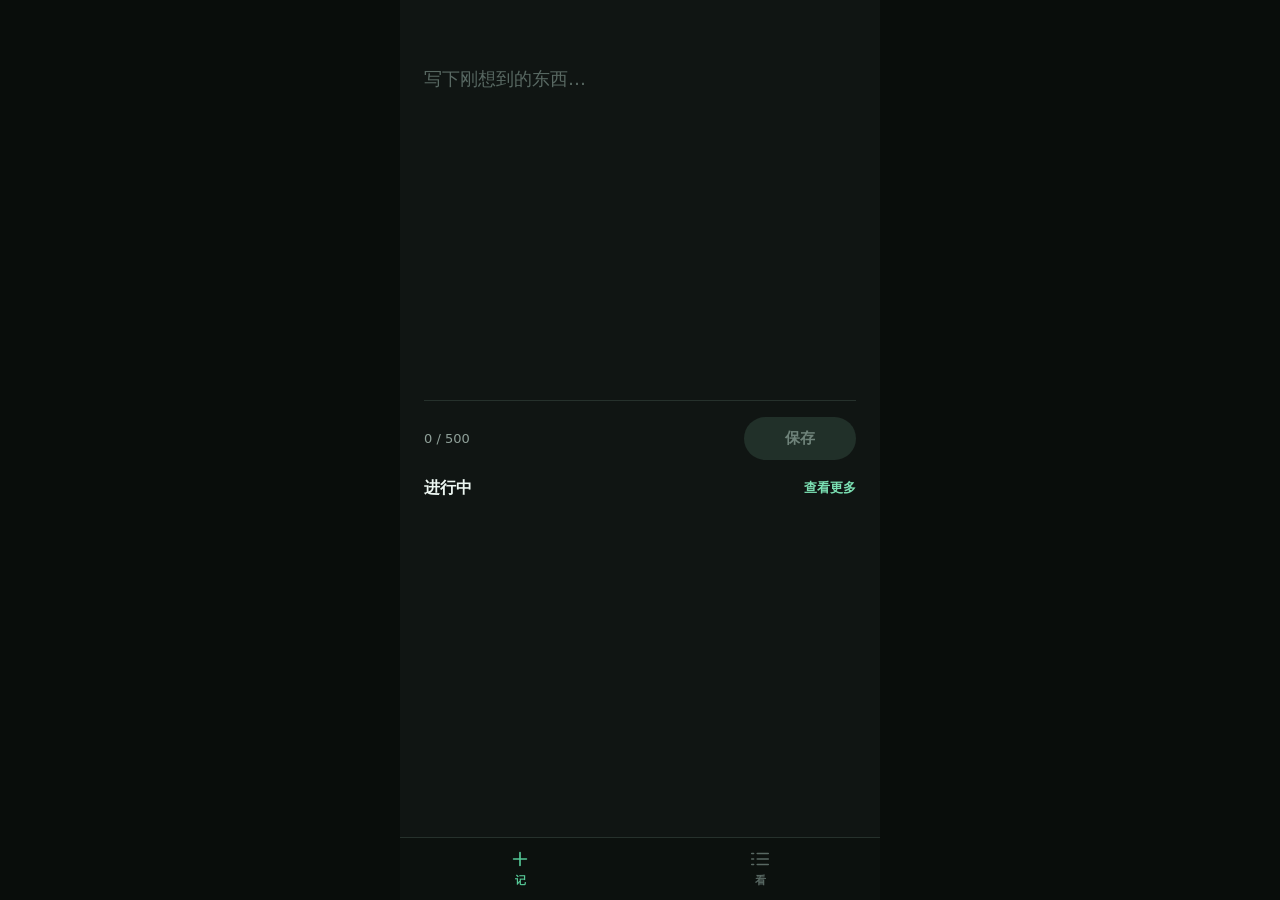
<file: web-pre/old-version/preview-collapsible-groups.html>
<!doctype html>
<html lang="zh-CN">
  <head>
    <meta charset="UTF-8" />
    <meta
      name="viewport"
      content="width=device-width, initial-scale=1.0, maximum-scale=1.0, user-scalable=no"
    />
    <title>Spark - 折叠日期原型</title>
    <style>
      :root {
        --bg: #0d1110;
        --app: #101513;
        --card: #171d1a;
        --card-soft: #131916;
        --ink: #edf7f2;
        --muted: #8fa099;
        --faint: #586862;
        --line: #26312c;
        --line-soft: #1d2622;
        --green: #56c997;
        --green-strong: #7be0b3;
        --green-soft: rgba(86, 201, 151, 0.13);
        --amber: #dca247;
        --amber-soft: rgba(220, 162, 71, 0.13);
        --red: #dc6b61;
        --red-soft: rgba(220, 107, 97, 0.13);
        --radius: 14px;
        font-family:
          -apple-system, BlinkMacSystemFont, "PingFang SC", "Microsoft YaHei",
          system-ui, sans-serif;
      }

      * {
        box-sizing: border-box;
        margin: 0;
        padding: 0;
      }

      body {
        min-height: 100vh;
        display: flex;
        justify-content: center;
        background: #090d0b;
        color: var(--ink);
      }

      input, textarea, button {
        font: inherit;
        color: inherit;
      }

      button {
        border: 0;
        background: none;
        cursor: pointer;
      }

      button:disabled {
        cursor: not-allowed;
        opacity: 0.4;
      }

      textarea { resize: none; }

      .app {
        width: 100%;
        max-width: 480px;
        min-height: 100vh;
        display: flex;
        flex-direction: column;
        background: var(--app);
        position: relative;
      }

      .tab-capture, .tab-list {
        flex: 1;
        display: none;
        flex-direction: column;
        padding-bottom: 104px;
      }

      .tab-capture.active, .tab-list.active {
        display: flex;
      }

      .tab-capture {
        height: 100vh;
        overflow: hidden;
        padding: 34px 24px 92px;
      }

      .date-hint {
        margin-bottom: 30px;
        color: var(--green-strong);
        font-size: 13px;
        font-weight: 650;
      }

      .capture-area {
        flex: 0 0 44vh;
        display: flex;
        flex-direction: column;
        min-height: 250px;
      }

      .capture-area textarea {
        flex: 1;
        min-height: 180px;
        border: 0;
        outline: none;
        background: transparent;
        color: var(--ink);
        font-size: 18px;
        line-height: 1.7;
        caret-color: var(--green);
      }

      .capture-area textarea::placeholder {
        color: var(--faint);
      }

      .capture-footer {
        display: flex;
        align-items: center;
        justify-content: space-between;
        gap: 14px;
        margin-top: 16px;
        padding-top: 16px;
        border-top: 1px solid var(--line);
      }

      .char-count {
        color: var(--muted);
        font-size: 13px;
      }

      .save-btn {
        min-width: 112px;
        border-radius: 999px;
        background: var(--green);
        color: #07100c;
        padding: 12px 28px;
        font-size: 15px;
        font-weight: 760;
      }

      .save-btn:disabled {
        background: #213029;
        color: #6f837a;
        opacity: 1;
      }

      .home-active {
        min-height: 0;
        display: flex;
        flex: 1;
        flex-direction: column;
        padding-top: 18px;
      }

      .home-active-header {
        display: flex;
        align-items: center;
        justify-content: space-between;
        margin-bottom: 10px;
      }

      .home-active-header h2 {
        font-size: 16px;
        line-height: 1.2;
        font-weight: 760;
      }

      .home-active-header button {
        color: var(--green-strong);
        font-size: 13px;
        font-weight: 650;
      }

      .home-active-list {
        display: grid;
        gap: 8px;
        overflow: hidden;
      }

      .home-task {
        display: flex;
        align-items: flex-start;
        gap: 10px;
        border: 1px solid var(--line);
        border-radius: var(--radius);
        background: var(--card);
        padding: 11px 12px;
        box-shadow: 0 12px 30px rgba(0, 0, 0, 0.16);
      }

      .home-task.active .status-btn {
        border-color: var(--amber);
        background: var(--amber-soft);
      }

      .home-task.active .status-btn::before {
        width: 8px;
        height: 8px;
        border-radius: 999px;
        background: var(--amber);
        content: "";
      }

      .home-task-body {
        flex: 1;
        min-width: 0;
      }

      .home-task-title {
        overflow: hidden;
        display: -webkit-box;
        -webkit-line-clamp: 2;
        -webkit-box-orient: vertical;
        font-size: 14px;
        line-height: 1.45;
        font-weight: 620;
        color: var(--ink);
      }

      .home-task-meta {
        margin-top: 5px;
        color: var(--faint);
        font-size: 12px;
      }

      .home-task-actions {
        display: flex;
        gap: 12px;
        margin-top: 8px;
      }

      .home-task-actions button {
        color: var(--green-strong);
        font-size: 13px;
        font-weight: 650;
      }

      .home-task-actions button.secondary {
        color: var(--muted);
      }

      .home-more {
        color: var(--muted);
        font-size: 12px;
        line-height: 1.45;
      }

      .tab-list {
        padding: 28px 18px 110px;
        overflow-y: auto;
      }

      .list-header {
        display: grid;
        gap: 14px;
        margin-bottom: 18px;
      }

      .list-header h2 {
        font-size: 24px;
        line-height: 1.18;
        font-weight: 760;
        color: var(--ink);
      }

      .search-box {
        width: 100%;
        border: 1px solid var(--line);
        border-radius: 999px;
        background: var(--card);
        color: var(--ink);
        outline: none;
        padding: 11px 15px;
        font-size: 15px;
      }

      .search-box::placeholder {
        color: var(--faint);
      }

      .search-box:focus {
        border-color: var(--green);
        box-shadow: 0 0 0 3px rgba(86, 201, 151, 0.1);
      }

      .filter-group {
        display: flex;
        gap: 7px;
        overflow-x: auto;
        padding-bottom: 2px;
      }

      .filter-btn {
        flex: 0 0 auto;
        border: 1px solid var(--line);
        border-radius: 999px;
        background: var(--card);
        color: var(--muted);
        padding: 7px 13px;
        font-size: 13px;
        font-weight: 620;
      }

      .filter-btn.active {
        border-color: var(--green);
        background: var(--green-soft);
        color: var(--green-strong);
      }

      /* ========== Collapsible Day Groups ========== */
      .day-group {
        margin-bottom: 22px;
      }

      .day-header {
        display: flex;
        align-items: center;
        justify-content: space-between;
        margin-bottom: 10px;
        padding: 6px 2px;
        border-radius: 8px;
        cursor: pointer;
        user-select: none;
        -webkit-tap-highlight-color: transparent;
        transition: background 0.15s;
      }

      .day-header:hover {
        background: var(--line-soft);
      }

      .day-header:active {
        background: var(--line);
      }

      .day-header-left {
        display: flex;
        align-items: center;
        gap: 8px;
      }

      .day-label {
        color: var(--muted);
        font-size: 14px;
        font-weight: 680;
      }

      .day-count {
        color: var(--faint);
        font-size: 12px;
        font-weight: 500;
      }

      .day-status-summary {
        display: flex;
        gap: 6px;
        align-items: center;
      }

      .status-dot {
        width: 6px;
        height: 6px;
        border-radius: 999px;
      }

      .status-dot.open { background: var(--faint); }
      .status-dot.active { background: var(--amber); }
      .status-dot.completed { background: var(--green); }
      .status-dot.abandoned { background: var(--red); }

      .day-chevron {
        width: 16px;
        height: 16px;
        color: var(--faint);
        transition: transform 0.2s ease;
        flex-shrink: 0;
      }

      .day-group.collapsed .day-chevron {
        transform: rotate(-90deg);
      }

      .day-cards {
        overflow: hidden;
        transition: max-height 0.25s ease, opacity 0.2s ease;
      }

      .day-group.collapsed .day-cards {
        max-height: 0 !important;
        opacity: 0;
      }

      .day-group:not(.collapsed) .day-cards {
        opacity: 1;
      }

      /* ========== End Collapsible ========== */

      .record-card {
        display: flex;
        gap: 12px;
        align-items: flex-start;
        margin-bottom: 8px;
        border: 1px solid var(--line);
        border-radius: var(--radius);
        background: var(--card);
        padding: 15px 14px 13px;
      }

      .record-card.completed { opacity: 0.72; }
      .record-card.completed .record-text { text-decoration: line-through; }
      .record-card.abandoned { opacity: 0.64; }

      .status-btn {
        width: 23px;
        height: 23px;
        flex: 0 0 23px;
        display: grid;
        place-items: center;
        margin-top: 2px;
        border: 2px solid var(--faint);
        border-radius: 999px;
        color: transparent;
      }

      .record-card.active .status-btn {
        border-color: var(--amber);
        background: var(--amber-soft);
      }

      .record-card.active .status-btn::before {
        width: 8px;
        height: 8px;
        border-radius: 999px;
        background: var(--amber);
        content: "";
      }

      .record-card.completed .status-btn {
        border-color: var(--green);
        background: var(--green);
        color: #07100c;
      }

      .record-card.abandoned .status-btn {
        border-color: var(--red);
        background: var(--red-soft);
      }

      .record-card.abandoned .status-btn::before {
        width: 9px;
        height: 2px;
        border-radius: 999px;
        background: var(--red);
        content: "";
      }

      .status-btn svg {
        display: none;
        width: 13px;
        height: 13px;
        fill: none;
        stroke: currentColor;
        stroke-linecap: round;
        stroke-linejoin: round;
        stroke-width: 2.5;
      }

      .record-card.completed .status-btn svg { display: block; }

      .record-body {
        flex: 1;
        min-width: 0;
      }

      .record-text {
        margin-bottom: 7px;
        overflow-wrap: anywhere;
        font-size: 15px;
        line-height: 1.5;
        color: var(--ink);
      }

      .record-meta {
        color: var(--faint);
        font-size: 12px;
        line-height: 1.45;
      }

      .record-actions {
        display: flex;
        flex-wrap: wrap;
        gap: 8px;
        margin-top: 9px;
      }

      .record-actions button {
        color: var(--green-strong);
        font-size: 13px;
        font-weight: 650;
      }

      .record-actions button.secondary { color: var(--muted); }
      .record-actions button.danger { color: var(--red); }

      .record-delete {
        width: 28px;
        height: 28px;
        flex: 0 0 28px;
        display: grid;
        place-items: center;
        margin-top: -2px;
        border-radius: 999px;
        color: var(--faint);
      }

      .record-delete:hover {
        background: var(--red-soft);
        color: var(--red);
      }

      .record-delete svg, .bottom-nav svg {
        fill: none;
        stroke: currentColor;
        stroke-linecap: round;
        stroke-linejoin: round;
      }

      .record-delete svg {
        width: 16px;
        height: 16px;
        stroke-width: 1.8;
      }

      .empty-state {
        padding: 62px 20px;
        color: var(--faint);
        font-size: 14px;
        line-height: 1.6;
        text-align: center;
      }

      .bottom-nav {
        position: fixed;
        right: 0;
        bottom: 0;
        left: 0;
        display: flex;
        width: 100%;
        max-width: 480px;
        margin: 0 auto;
        border-top: 1px solid var(--line);
        background: rgba(13, 17, 15, 0.9);
        backdrop-filter: blur(16px);
      }

      .bottom-nav button {
        flex: 1;
        display: flex;
        flex-direction: column;
        align-items: center;
        gap: 3px;
        padding: 10px 0 12px;
        color: var(--faint);
        font-size: 11px;
        font-weight: 680;
      }

      .bottom-nav button.active { color: var(--green); }

      .bottom-nav svg {
        width: 22px;
        height: 22px;
        stroke-width: 1.8;
      }

      .toast {
        position: fixed;
        bottom: 84px;
        left: 50%;
        z-index: 10;
        transform: translateX(-50%);
        border-radius: 999px;
        background: #dff8ec;
        color: #07100c;
        padding: 10px 22px;
        opacity: 0;
        pointer-events: none;
        white-space: nowrap;
        font-size: 13px;
        font-weight: 560;
        transition: opacity 0.2s ease;
      }

      .toast.show { opacity: 1; }

      /* Month separator */
      .month-separator {
        display: flex;
        align-items: center;
        gap: 10px;
        margin: 24px 0 18px;
        padding: 0 2px;
      }

      .month-separator-line {
        flex: 1;
        height: 1px;
        background: var(--line);
      }

      .month-separator-label {
        color: var(--faint);
        font-size: 12px;
        font-weight: 600;
        white-space: nowrap;
      }

      @media (max-width: 520px) {
        .tab-capture {
          padding: 30px 18px 88px;
        }

        .tab-list {
          padding: 18px 16px 100px;
        }

        .capture-area textarea {
          min-height: 132px;
          font-size: 16px;
        }
      }

      @media (prefers-reduced-motion: reduce) {
        *, *::before, *::after {
          transition: none !important;
        }
      }
    </style>
  </head>
  <body>
    <div class="app">
      <section class="tab-capture active" id="captureTab" aria-label="灵光收集箱">
        <div class="date-hint" id="dateHint"></div>

        <div class="capture-area">
          <textarea id="captureInput" placeholder="写下刚想到的东西…" maxlength="500"></textarea>
          <div class="capture-footer">
            <span class="char-count" id="charCount">0 / 500</span>
            <button class="save-btn" id="saveBtn" type="button" disabled>保存</button>
          </div>
        </div>

        <section class="home-active" aria-labelledby="homeActiveTitle">
          <div class="home-active-header">
            <h2 id="homeActiveTitle">进行中</h2>
            <button type="button" id="viewAllActiveBtn">查看更多</button>
          </div>
          <div class="home-active-list" id="homeActiveList"></div>
        </section>
      </section>

      <section class="tab-list" id="listTab" aria-labelledby="listTitle">
        <header class="list-header">
          <h2 id="listTitle">记录</h2>
          <input
            class="search-box"
            id="searchInput"
            type="search"
            placeholder="搜索记录..."
            autocomplete="off"
          />
          <div class="filter-group" aria-label="记录筛选">
            <button class="filter-btn active" type="button" data-filter="all">全部</button>
            <button class="filter-btn" type="button" data-filter="open">未处理</button>
            <button class="filter-btn" type="button" data-filter="active">进行中</button>
            <button class="filter-btn" type="button" data-filter="completed">已完成</button>
            <button class="filter-btn" type="button" data-filter="abandoned">已放弃</button>
          </div>
        </header>
        <div id="recordList"></div>
      </section>

      <nav class="bottom-nav" aria-label="底部导航">
        <button class="active" type="button" data-tab="capture">
          <svg viewBox="0 0 24 24" aria-hidden="true"><path d="M12 5v14M5 12h14" /></svg>
          <span>记</span>
        </button>
        <button type="button" data-tab="list">
          <svg viewBox="0 0 24 24" aria-hidden="true"><path d="M3 12h2M9 12h12M3 6h2M9 6h12M3 18h2M9 18h12" /></svg>
          <span>看</span>
        </button>
      </nav>

      <div class="toast" id="toast" role="status" aria-live="polite"></div>
    </div>

    <script>
      const STORAGE_KEY = "spark-inbox-lite-v1";

      function id() {
        if (crypto.randomUUID) return crypto.randomUUID();
        return Date.now().toString(36) + "-" + Math.random().toString(36).slice(2);
      }

      function daysAgo(n) {
        const d = new Date();
        d.setDate(d.getDate() - n);
        d.setHours(10 + Math.floor(Math.random() * 8), Math.floor(Math.random() * 60), 0, 0);
        return d.getTime();
      }

      const seedRecords = [
        { id: id(), content: "智能小车：先想清楚循迹和避障第一版怎么取舍", status: "active", createdAt: daysAgo(0), startedAt: daysAgo(0), completedAt: null, updatedAt: null },
        { id: id(), content: "HTML视频标签要查 controls、poster、source 三个点", status: "open", createdAt: daysAgo(0), startedAt: null, completedAt: null, updatedAt: null },
        { id: id(), content: "酒馆学习可能需要先整理一个最小可开始清单", status: "open", createdAt: daysAgo(1), startedAt: null, completedAt: null, updatedAt: null },
        { id: id(), content: "整理一下本周的待办事项", status: "completed", createdAt: daysAgo(1), startedAt: daysAgo(1), completedAt: daysAgo(0), updatedAt: null },
        { id: id(), content: "app 不应该只是记录，更应该是想法的暂存入口", status: "completed", createdAt: daysAgo(2), startedAt: daysAgo(2), completedAt: daysAgo(1), updatedAt: null },
        { id: id(), content: "研究一下 Capacitor 打包 Android 的流程", status: "active", createdAt: daysAgo(2), startedAt: daysAgo(2), completedAt: null, updatedAt: null },
        { id: id(), content: "先不做复杂优先级矩阵，第一版会太重", status: "abandoned", createdAt: daysAgo(3), startedAt: null, completedAt: null, updatedAt: null },
        { id: id(), content: "SharedPreferences 存储方案确认", status: "completed", createdAt: daysAgo(3), startedAt: daysAgo(3), completedAt: daysAgo(3), updatedAt: null },
        { id: id(), content: "底部导航从两 tab 改成三 tab 的方案", status: "completed", createdAt: daysAgo(4), startedAt: daysAgo(4), completedAt: daysAgo(3), updatedAt: null },
        { id: id(), content: "灵感分类功能：task 和 idea 两种类型", status: "completed", createdAt: daysAgo(5), startedAt: daysAgo(5), completedAt: daysAgo(4), updatedAt: null },
        { id: id(), content: "看下 Jetpack Compose 的基础组件", status: "open", createdAt: daysAgo(5), startedAt: null, completedAt: null, updatedAt: null },
        { id: id(), content: "图标设计稿提取脚本优化", status: "completed", createdAt: daysAgo(6), startedAt: daysAgo(6), completedAt: daysAgo(5), updatedAt: null },
        { id: id(), content: "Android 手动编译打包流程梳理", status: "completed", createdAt: daysAgo(7), startedAt: daysAgo(7), completedAt: daysAgo(6), updatedAt: null },
        { id: id(), content: "确认 minSdk 和 targetSdk 版本", status: "completed", createdAt: daysAgo(7), startedAt: daysAgo(7), completedAt: daysAgo(7), updatedAt: null },
        { id: id(), content: "研究 aapt2 和 d8 的命令行用法", status: "completed", createdAt: daysAgo(8), startedAt: daysAgo(8), completedAt: daysAgo(7), updatedAt: null },
        { id: id(), content: "深色主题配色方案确定", status: "completed", createdAt: daysAgo(9), startedAt: daysAgo(9), completedAt: daysAgo(8), updatedAt: null },
        { id: id(), content: "移动端适配 max-width 480px 方案", status: "completed", createdAt: daysAgo(9), startedAt: daysAgo(9), completedAt: daysAgo(9), updatedAt: null },
        { id: id(), content: "状态流转机制设计：open → active → completed", status: "completed", createdAt: daysAgo(10), startedAt: daysAgo(10), completedAt: daysAgo(9), updatedAt: null },
        { id: id(), content: "localStorage 数据结构定义", status: "completed", createdAt: daysAgo(11), startedAt: daysAgo(11), completedAt: daysAgo(10), updatedAt: null },
        { id: id(), content: "看看有没有现成的轻量级状态管理方案", status: "abandoned", createdAt: daysAgo(11), startedAt: null, completedAt: null, updatedAt: null },
        { id: id(), content: "首页设计：只保留日期和输入区", status: "completed", createdAt: daysAgo(12), startedAt: daysAgo(12), completedAt: daysAgo(11), updatedAt: null },
        { id: id(), content: "项目初始化，确定技术栈", status: "completed", createdAt: daysAgo(13), startedAt: daysAgo(13), completedAt: daysAgo(12), updatedAt: null },
        { id: id(), content: "调研几个备忘录 app 的交互设计", status: "completed", createdAt: daysAgo(13), startedAt: daysAgo(13), completedAt: daysAgo(13), updatedAt: null },
        { id: id(), content: "确定 app 名称和定位", status: "completed", createdAt: daysAgo(14), startedAt: daysAgo(14), completedAt: daysAgo(13), updatedAt: null },
        { id: id(), content: "记录删除的二次确认机制", status: "completed", createdAt: daysAgo(16), startedAt: daysAgo(16), completedAt: daysAgo(15), updatedAt: null },
        { id: id(), content: "Toast 提示组件实现", status: "completed", createdAt: daysAgo(18), startedAt: daysAgo(18), completedAt: daysAgo(17), updatedAt: null },
        { id: id(), content: "搜索功能的实时过滤逻辑", status: "completed", createdAt: daysAgo(18), startedAt: daysAgo(18), completedAt: daysAgo(18), updatedAt: null },
        { id: id(), content: "记录卡片的状态圆圈设计", status: "completed", createdAt: daysAgo(20), startedAt: daysAgo(20), completedAt: daysAgo(19), updatedAt: null },
        { id: id(), content: "日期分组显示逻辑", status: "completed", createdAt: daysAgo(22), startedAt: daysAgo(22), completedAt: daysAgo(21), updatedAt: null },
        { id: id(), content: "初始原型搭建", status: "completed", createdAt: daysAgo(25), startedAt: daysAgo(25), completedAt: daysAgo(23), updatedAt: null },
      ];

      let state = loadState();
      let activeTab = "capture";
      let filter = "all";
      let toastTimer;
      const RECENT_DAYS = 7;

      const input = document.querySelector("#captureInput");
      const saveBtn = document.querySelector("#saveBtn");
      const charCount = document.querySelector("#charCount");
      const homeActiveList = document.querySelector("#homeActiveList");
      const viewAllActiveBtn = document.querySelector("#viewAllActiveBtn");
      const searchInput = document.querySelector("#searchInput");
      const recordList = document.querySelector("#recordList");

      function loadState() {
        try {
          const saved = localStorage.getItem(STORAGE_KEY);
          if (!saved) return { records: seedRecords };
          const parsed = JSON.parse(saved);
          if (Array.isArray(parsed.records) && parsed.records.length > 0) return { records: parsed.records };
        } catch { return { records: seedRecords }; }
        return { records: seedRecords };
      }

      function saveState() {
        localStorage.setItem(STORAGE_KEY, JSON.stringify(state));
      }

      function persistAndRender() {
        saveState();
        render();
      }

      function formatDateTime(timestamp) {
        return new Intl.DateTimeFormat("zh-CN", {
          month: "2-digit", day: "2-digit", hour: "2-digit", minute: "2-digit",
        }).format(new Date(timestamp));
      }

      function dateKey(timestamp) {
        const date = new Date(timestamp);
        return `${date.getFullYear()}-${date.getMonth() + 1}-${date.getDate()}`;
      }

      function todayKey() { return dateKey(Date.now()); }

      function yesterdayKey() {
        const date = new Date();
        date.setDate(date.getDate() - 1);
        return `${date.getFullYear()}-${date.getMonth() + 1}-${date.getDate()}`;
      }

      function dayLabel(key) {
        if (key === todayKey()) return "今天";
        if (key === yesterdayKey()) return "昨天";
        const date = new Date(key);
        return `${date.getMonth() + 1}月${date.getDate()}日`;
      }

      function statusLabel(status) {
        return { open: "未处理", active: "进行中", completed: "已完成", abandoned: "已放弃" }[status];
      }

      function daysSince(dateKeyVal) {
        const now = new Date();
        const today = new Date(now.getFullYear(), now.getMonth(), now.getDate());
        const date = new Date(dateKeyVal);
        return Math.floor((today - date) / (1000 * 60 * 60 * 24));
      }

      function filteredRecords() {
        const query = searchInput.value.trim().toLowerCase();
        return [...state.records]
          .filter((record) => {
            if (filter === "all") return record.status !== "abandoned";
            return record.status === filter;
          })
          .filter((record) => !query || record.content.toLowerCase().includes(query))
          .sort((a, b) => b.createdAt - a.createdAt);
      }

      function groupedRecords(records) {
        const groups = new Map();
        records.forEach((record) => {
          const key = dateKey(record.createdAt);
          if (!groups.has(key)) groups.set(key, []);
          groups.get(key).push(record);
        });
        return [...groups.entries()]
          .sort(([a], [b]) => (a > b ? -1 : 1))
          .map(([key, records]) => ({ key, records }));
      }

      function monthLabel(dateKeyVal) {
        const date = new Date(dateKeyVal);
        return `${date.getFullYear()}年${date.getMonth() + 1}月`;
      }

      // Track collapsed state per date key
      const collapsedState = new Set();

      function isCollapsed(dateKeyVal) {
        if (collapsedState.has(dateKeyVal)) {
          return collapsedState.has(dateKeyVal + ":collapsed");
        }
        // Default: collapse if older than RECENT_DAYS
        return daysSince(dateKeyVal) > RECENT_DAYS;
      }

      function toggleCollapse(dateKeyVal) {
        const key = dateKeyVal + ":collapsed";
        if (collapsedState.has(key)) {
          collapsedState.delete(key);
        } else {
          collapsedState.add(key);
        }
        renderList();
      }

      function getStatusSummary(records) {
        const counts = { open: 0, active: 0, completed: 0, abandoned: 0 };
        records.forEach(r => counts[r.status]++);
        return counts;
      }

      function addRecord() {
        const content = input.value.trim();
        if (!content) return;
        state.records.unshift({
          id: id(), content, status: "open", createdAt: Date.now(),
          startedAt: null, completedAt: null, abandonedAt: null, updatedAt: null,
        });
        input.value = "";
        updateInputState();
        persistAndRender();
        showToast("已保存");
      }

      function startRecord(recordId) {
        const now = Date.now();
        state.records = state.records.map(r => r.id === recordId ? { ...r, status: "active", startedAt: r.startedAt || now, updatedAt: now } : r);
        persistAndRender();
        showToast("已开始");
      }

      function completeRecord(recordId) {
        const now = Date.now();
        state.records = state.records.map(r => r.id === recordId ? { ...r, status: "completed", startedAt: r.startedAt || now, completedAt: now, abandonedAt: null, updatedAt: now } : r);
        persistAndRender();
        showToast("已完成");
      }

      function editRecord(recordId) {
        const record = state.records.find(r => r.id === recordId);
        if (!record) return;
        const next = window.prompt("编辑记录", record.content);
        if (next === null) return;
        const content = next.trim();
        if (!content) { showToast("内容不能为空"); return; }
        state.records = state.records.map(r => r.id === recordId ? { ...r, content, updatedAt: Date.now() } : r);
        persistAndRender();
        showToast("已更新");
      }

      function reopenRecord(recordId) {
        state.records = state.records.map(r => r.id === recordId ? { ...r, status: "open", startedAt: null, completedAt: null, abandonedAt: null, updatedAt: Date.now() } : r);
        persistAndRender();
        showToast("已恢复为未处理");
      }

      function pauseRecord(recordId) {
        state.records = state.records.map(r => r.id === recordId ? { ...r, status: "open", updatedAt: Date.now() } : r);
        persistAndRender();
        showToast("已放回未处理");
      }

      function abandonRecord(recordId) {
        state.records = state.records.map(r => r.id === recordId ? { ...r, status: "abandoned", completedAt: null, abandonedAt: Date.now(), updatedAt: Date.now() } : r);
        persistAndRender();
        showToast("已放弃");
      }

      function deleteRecord(recordId) {
        state.records = state.records.filter(r => r.id !== recordId);
        persistAndRender();
        showToast("已删除");
      }

      function cycleRecord(record) {
        if (record.status === "open") { startRecord(record.id); return; }
        if (record.status === "active") { completeRecord(record.id); return; }
        reopenRecord(record.id);
      }

      function renderCapture() {
        const now = new Date();
        const weekday = ["星期日", "星期一", "星期二", "星期三", "星期四", "星期五", "星期六"][now.getDay()];
        document.querySelector("#dateHint").textContent = `${now.getMonth() + 1}月${now.getDate()}日 · ${weekday}`;
        renderHomeActive();
      }

      function renderHomeActive() {
        const activeRecords = [...state.records]
          .filter(r => r.status === "active")
          .sort((a, b) => (b.startedAt || b.createdAt) - (a.startedAt || a.createdAt));
        const visibleRecords = activeRecords.slice(0, 3);

        homeActiveList.replaceChildren();
        if (visibleRecords.length === 0) {
          const empty = document.createElement("div");
          empty.className = "home-more";
          empty.textContent = "还没有进行中的记录。";
          homeActiveList.append(empty);
          return;
        }

        visibleRecords.forEach(r => homeActiveList.append(createHomeTask(r)));

        if (activeRecords.length > visibleRecords.length) {
          const more = document.createElement("div");
          more.className = "home-more";
          more.textContent = `还有 ${activeRecords.length - visibleRecords.length} 条，去"看"页面处理。`;
          homeActiveList.append(more);
        }
      }

      function createHomeTask(record) {
        const item = document.createElement("article");
        item.className = `home-task ${record.status}`;

        const statusButton = document.createElement("button");
        statusButton.className = "status-btn";
        statusButton.type = "button";
        statusButton.setAttribute("aria-label", statusLabel(record.status));
        statusButton.innerHTML = '<svg viewBox="0 0 24 24"><path d="M5 13l4 4L19 7" /></svg>';
        statusButton.addEventListener("click", () => cycleRecord(record));

        const body = document.createElement("div");
        body.className = "home-task-body";

        const title = document.createElement("div");
        title.className = "home-task-title";
        title.textContent = record.content;

        const meta = document.createElement("div");
        meta.className = "home-task-meta";
        meta.textContent = `开始 ${formatDateTime(record.startedAt || record.createdAt)}`;

        const actions = document.createElement("div");
        actions.className = "home-task-actions";
        actions.append(actionButton("编辑", () => editRecord(record.id), "secondary"));

        body.append(title, meta, actions);
        item.append(statusButton, body);
        return item;
      }

      function renderList() {
        const groups = groupedRecords(filteredRecords());
        recordList.replaceChildren();

        if (groups.length === 0) {
          const empty = document.createElement("div");
          empty.className = "empty-state";
          empty.innerHTML = searchInput.value.trim() ? "没有找到相关记录" : "还没有记录<br />去"记"页面写下第一条";
          recordList.append(empty);
          return;
        }

        let lastMonth = null;

        groups.forEach((group) => {
          const currentMonth = monthLabel(group.key);

          // Insert month separator
          if (currentMonth !== lastMonth) {
            if (lastMonth !== null) {
              const sep = document.createElement("div");
              sep.className = "month-separator";
              sep.innerHTML = `<div class="month-separator-line"></div><span class="month-separator-label">${currentMonth}</span><div class="month-separator-line"></div>`;
              recordList.append(sep);
            }
            lastMonth = currentMonth;
          }

          const collapsed = isCollapsed(group.key);
          const summary = getStatusSummary(group.records);

          const groupNode = document.createElement("section");
          groupNode.className = `day-group${collapsed ? " collapsed" : ""}`;

          // Day header (clickable to toggle)
          const header = document.createElement("div");
          header.className = "day-header";
          header.addEventListener("click", () => toggleCollapse(group.key));

          const headerLeft = document.createElement("div");
          headerLeft.className = "day-header-left";

          const label = document.createElement("span");
          label.className = "day-label";
          label.textContent = dayLabel(group.key);

          const count = document.createElement("span");
          count.className = "day-count";
          count.textContent = `${group.records.length}条`;

          headerLeft.append(label, count);

          // Status summary dots
          const statusSummary = document.createElement("div");
          statusSummary.className = "day-status-summary";

          if (summary.open > 0) {
            const dot = document.createElement("div");
            dot.className = "status-dot open";
            dot.title = `${summary.open}条未处理`;
            statusSummary.append(dot);
          }
          if (summary.active > 0) {
            const dot = document.createElement("div");
            dot.className = "status-dot active";
            dot.title = `${summary.active}条进行中`;
            statusSummary.append(dot);
          }
          if (summary.completed > 0) {
            const dot = document.createElement("div");
            dot.className = "status-dot completed";
            dot.title = `${summary.completed}条已完成`;
            statusSummary.append(dot);
          }

          // Chevron
          const chevron = document.createElement("div");
          chevron.className = "day-chevron";
          chevron.innerHTML = '<svg viewBox="0 0 24 24" fill="none" stroke="currentColor" stroke-width="2" stroke-linecap="round" stroke-linejoin="round"><path d="M6 9l6 6 6-6"/></svg>';

          header.append(headerLeft, statusSummary, chevron);

          // Cards container
          const cardsContainer = document.createElement("div");
          cardsContainer.className = "day-cards";

          group.records.forEach(r => cardsContainer.append(createRecordCard(r)));

          groupNode.append(header, cardsContainer);
          recordList.append(groupNode);

          // Set initial max-height after DOM insert
          if (!collapsed) {
            requestAnimationFrame(() => {
              cardsContainer.style.maxHeight = cardsContainer.scrollHeight + "px";
            });
          }
        });
      }

      function createRecordCard(record) {
        const card = document.createElement("article");
        card.className = `record-card ${record.status}`;

        const statusButton = document.createElement("button");
        statusButton.className = "status-btn";
        statusButton.type = "button";
        statusButton.setAttribute("aria-label", statusLabel(record.status));
        statusButton.innerHTML = '<svg viewBox="0 0 24 24"><path d="M5 13l4 4L19 7" /></svg>';
        statusButton.addEventListener("click", () => cycleRecord(record));

        const body = document.createElement("div");
        body.className = "record-body";

        const text = document.createElement("div");
        text.className = "record-text";
        text.textContent = record.content;

        const meta = document.createElement("div");
        meta.className = "record-meta";
        meta.textContent = metaText(record);

        const actions = document.createElement("div");
        actions.className = "record-actions";
        appendActions(actions, record);

        body.append(text, meta, actions);

        const deleteButton = document.createElement("button");
        deleteButton.className = "record-delete";
        deleteButton.type = "button";
        deleteButton.setAttribute("aria-label", "删除");
        deleteButton.innerHTML = '<svg viewBox="0 0 24 24"><path d="M18 6L6 18M6 6l12 12" /></svg>';
        deleteButton.addEventListener("click", () => deleteRecord(record.id));

        card.append(statusButton, body, deleteButton);
        return card;
      }

      function appendActions(container, record) {
        if (record.status === "open") {
          container.append(actionButton("编辑", () => editRecord(record.id), "secondary"));
          container.append(actionButton("完成", () => completeRecord(record.id), "secondary"));
          container.append(actionButton("放弃", () => abandonRecord(record.id), "danger"));
          return;
        }
        if (record.status === "active") {
          container.append(actionButton("编辑", () => editRecord(record.id), "secondary"));
          container.append(actionButton("放回未处理", () => pauseRecord(record.id), "secondary"));
          container.append(actionButton("放弃", () => abandonRecord(record.id), "danger"));
          return;
        }
        if (record.status === "completed") {
          container.append(actionButton("编辑", () => editRecord(record.id), "secondary"));
          container.append(actionButton("放弃", () => abandonRecord(record.id), "danger"));
          return;
        }
        container.append(actionButton("编辑", () => editRecord(record.id), "secondary"));
      }

      function actionButton(label, onClick, className = "") {
        const button = document.createElement("button");
        button.type = "button";
        button.textContent = label;
        if (className) button.className = className;
        button.addEventListener("click", onClick);
        return button;
      }

      function metaText(record) {
        const parts = [`${statusLabel(record.status)} · 记录 ${formatDateTime(record.createdAt)}`];
        if (record.startedAt) parts.push(`开始 ${formatDateTime(record.startedAt)}`);
        if (record.completedAt) parts.push(`完成 ${formatDateTime(record.completedAt)}`);
        if (record.abandonedAt) parts.push(`放弃 ${formatDateTime(record.abandonedAt)}`);
        if (record.updatedAt) parts.push(`更新 ${formatDateTime(record.updatedAt)}`);
        return parts.join(" · ");
      }

      function switchTab(tab) {
        activeTab = tab;
        document.querySelectorAll(".bottom-nav button").forEach(b => b.classList.toggle("active", b.dataset.tab === tab));
        document.querySelector("#captureTab").classList.toggle("active", tab === "capture");
        document.querySelector("#listTab").classList.toggle("active", tab === "list");
        render();
      }

      function updateInputState() {
        const length = input.value.trim().length;
        charCount.textContent = `${length} / 500`;
        saveBtn.disabled = length === 0;
      }

      function showToast(message) {
        clearTimeout(toastTimer);
        const toast = document.querySelector("#toast");
        toast.textContent = message;
        toast.classList.add("show");
        toastTimer = setTimeout(() => toast.classList.remove("show"), 1600);
      }

      function render() {
        renderCapture();
        renderList();
      }

      document.querySelectorAll(".bottom-nav button").forEach(button => {
        button.addEventListener("click", () => switchTab(button.dataset.tab));
      });

      viewAllActiveBtn.addEventListener("click", () => {
        filter = "active";
        document.querySelectorAll(".filter-btn").forEach(item => {
          item.classList.toggle("active", item.dataset.filter === "active");
        });
        switchTab("list");
      });

      document.querySelectorAll(".filter-btn").forEach(button => {
        button.addEventListener("click", () => {
          document.querySelectorAll(".filter-btn").forEach(item => item.classList.remove("active"));
          button.classList.add("active");
          filter = button.dataset.filter;
          renderList();
        });
      });

      input.addEventListener("input", updateInputState);
      searchInput.addEventListener("input", renderList);
      input.addEventListener("keydown", (event) => {
        if ((event.ctrlKey || event.metaKey) && event.key === "Enter") addRecord();
      });
      saveBtn.addEventListener("click", addRecord);

      render();
      input.focus();
    </script>
  </body>
</html>
</file>
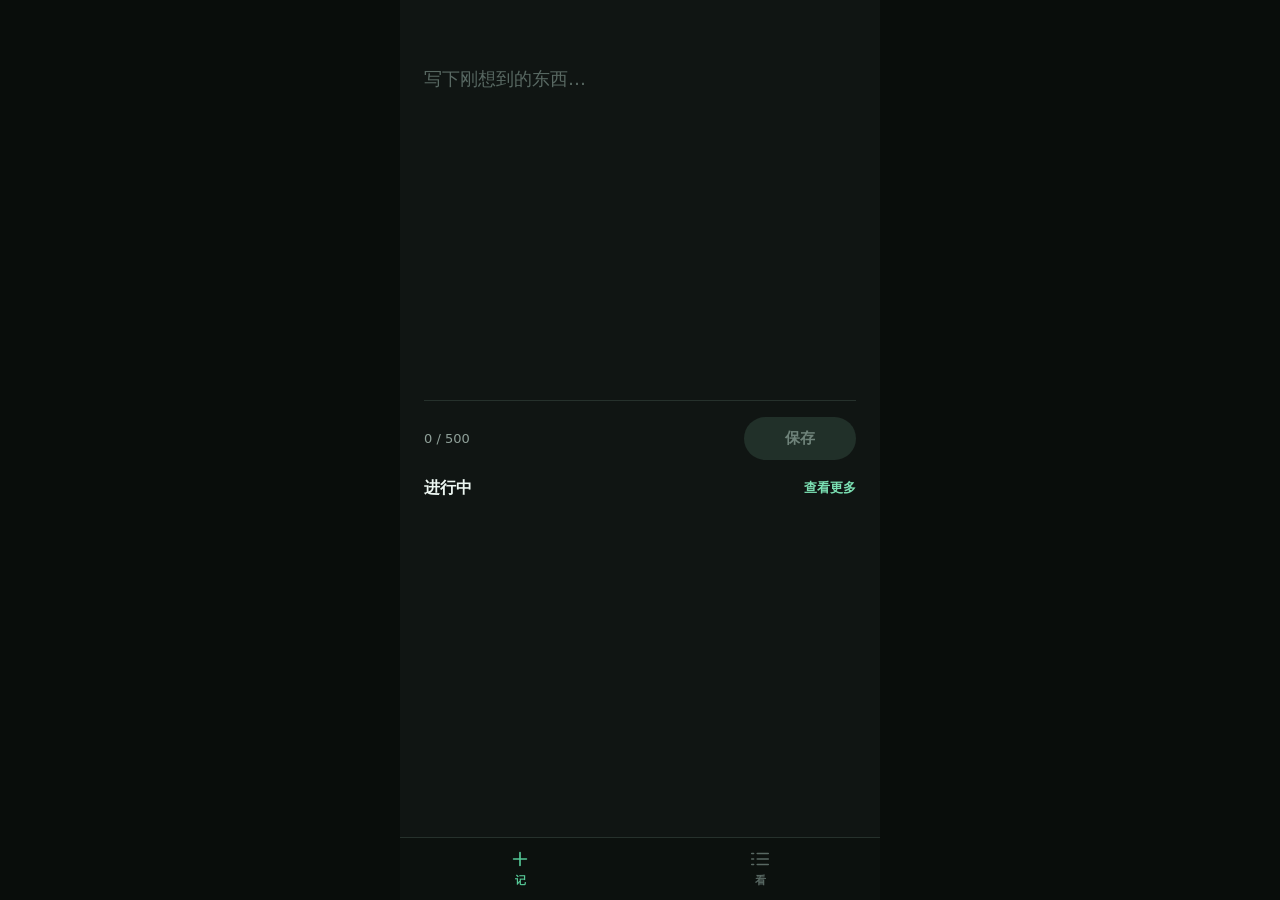
<file: web-pre/old-version/preview-date-scrubber.html>
<!doctype html>
<html lang="zh-CN">
  <head>
    <meta charset="UTF-8" />
    <meta
      name="viewport"
      content="width=device-width, initial-scale=1.0, maximum-scale=1.0, user-scalable=no"
    />
    <title>Spark - 日期滑块原型</title>
    <style>
      :root {
        --bg: #0d1110;
        --app: #101513;
        --card: #171d1a;
        --card-soft: #131916;
        --ink: #edf7f2;
        --muted: #8fa099;
        --faint: #586862;
        --line: #26312c;
        --line-soft: #1d2622;
        --green: #56c997;
        --green-strong: #7be0b3;
        --green-soft: rgba(86, 201, 151, 0.13);
        --amber: #dca247;
        --amber-soft: rgba(220, 162, 71, 0.13);
        --red: #dc6b61;
        --red-soft: rgba(220, 107, 97, 0.13);
        --radius: 14px;
        font-family:
          -apple-system, BlinkMacSystemFont, "PingFang SC", "Microsoft YaHei",
          system-ui, sans-serif;
      }

      * {
        box-sizing: border-box;
        margin: 0;
        padding: 0;
      }

      body {
        min-height: 100vh;
        display: flex;
        justify-content: center;
        background: #090d0b;
        color: var(--ink);
      }

      input, textarea, button {
        font: inherit;
        color: inherit;
      }

      button {
        border: 0;
        background: none;
        cursor: pointer;
      }

      button:disabled {
        cursor: not-allowed;
        opacity: 0.4;
      }

      textarea { resize: none; }

      .app {
        width: 100%;
        max-width: 480px;
        min-height: 100vh;
        display: flex;
        flex-direction: column;
        background: var(--app);
        position: relative;
      }

      .tab-capture, .tab-list {
        flex: 1;
        display: none;
        flex-direction: column;
        padding-bottom: 104px;
      }

      .tab-capture.active, .tab-list.active {
        display: flex;
      }

      .tab-capture {
        height: 100vh;
        overflow: hidden;
        padding: 34px 24px 92px;
      }

      .date-hint {
        margin-bottom: 30px;
        color: var(--green-strong);
        font-size: 13px;
        font-weight: 650;
      }

      .capture-area {
        flex: 0 0 44vh;
        display: flex;
        flex-direction: column;
        min-height: 250px;
      }

      .capture-area textarea {
        flex: 1;
        min-height: 180px;
        border: 0;
        outline: none;
        background: transparent;
        color: var(--ink);
        font-size: 18px;
        line-height: 1.7;
        caret-color: var(--green);
      }

      .capture-area textarea::placeholder {
        color: var(--faint);
      }

      .capture-footer {
        display: flex;
        align-items: center;
        justify-content: space-between;
        gap: 14px;
        margin-top: 16px;
        padding-top: 16px;
        border-top: 1px solid var(--line);
      }

      .char-count {
        color: var(--muted);
        font-size: 13px;
      }

      .save-btn {
        min-width: 112px;
        border-radius: 999px;
        background: var(--green);
        color: #07100c;
        padding: 12px 28px;
        font-size: 15px;
        font-weight: 760;
      }

      .save-btn:disabled {
        background: #213029;
        color: #6f837a;
        opacity: 1;
      }

      .home-active {
        min-height: 0;
        display: flex;
        flex: 1;
        flex-direction: column;
        padding-top: 18px;
      }

      .home-active-header {
        display: flex;
        align-items: center;
        justify-content: space-between;
        margin-bottom: 10px;
      }

      .home-active-header h2 {
        font-size: 16px;
        line-height: 1.2;
        font-weight: 760;
      }

      .home-active-header button {
        color: var(--green-strong);
        font-size: 13px;
        font-weight: 650;
      }

      .home-active-list {
        display: grid;
        gap: 8px;
        overflow: hidden;
      }

      .home-task {
        display: flex;
        align-items: flex-start;
        gap: 10px;
        border: 1px solid var(--line);
        border-radius: var(--radius);
        background: var(--card);
        padding: 11px 12px;
        box-shadow: 0 12px 30px rgba(0, 0, 0, 0.16);
      }

      .home-task.active .status-btn {
        border-color: var(--amber);
        background: var(--amber-soft);
      }

      .home-task.active .status-btn::before {
        width: 8px;
        height: 8px;
        border-radius: 999px;
        background: var(--amber);
        content: "";
      }

      .home-task-body {
        flex: 1;
        min-width: 0;
      }

      .home-task-title {
        overflow: hidden;
        display: -webkit-box;
        -webkit-line-clamp: 2;
        -webkit-box-orient: vertical;
        font-size: 14px;
        line-height: 1.45;
        font-weight: 620;
        color: var(--ink);
      }

      .home-task-meta {
        margin-top: 5px;
        color: var(--faint);
        font-size: 12px;
      }

      .home-task-actions {
        display: flex;
        gap: 12px;
        margin-top: 8px;
      }

      .home-task-actions button {
        color: var(--green-strong);
        font-size: 13px;
        font-weight: 650;
      }

      .home-task-actions button.secondary {
        color: var(--muted);
      }

      .home-more {
        color: var(--muted);
        font-size: 12px;
        line-height: 1.45;
      }

      .tab-list {
        padding: 28px 18px 110px;
        overflow-y: auto;
        position: relative;
      }

      .list-header {
        display: grid;
        gap: 14px;
        margin-bottom: 18px;
      }

      .list-header h2 {
        font-size: 24px;
        line-height: 1.18;
        font-weight: 760;
        color: var(--ink);
      }

      .search-box {
        width: 100%;
        border: 1px solid var(--line);
        border-radius: 999px;
        background: var(--card);
        color: var(--ink);
        outline: none;
        padding: 11px 15px;
        font-size: 15px;
      }

      .search-box::placeholder {
        color: var(--faint);
      }

      .search-box:focus {
        border-color: var(--green);
        box-shadow: 0 0 0 3px rgba(86, 201, 151, 0.1);
      }

      .filter-group {
        display: flex;
        gap: 7px;
        overflow-x: auto;
        padding-bottom: 2px;
      }

      .filter-btn {
        flex: 0 0 auto;
        border: 1px solid var(--line);
        border-radius: 999px;
        background: var(--card);
        color: var(--muted);
        padding: 7px 13px;
        font-size: 13px;
        font-weight: 620;
      }

      .filter-btn.active {
        border-color: var(--green);
        background: var(--green-soft);
        color: var(--green-strong);
      }

      .day-group {
        margin-bottom: 22px;
        scroll-margin-top: 80px;
      }

      .day-label {
        margin-bottom: 10px;
        padding-left: 2px;
        color: var(--muted);
        font-size: 14px;
        font-weight: 680;
      }

      .record-card {
        display: flex;
        gap: 12px;
        align-items: flex-start;
        margin-bottom: 8px;
        border: 1px solid var(--line);
        border-radius: var(--radius);
        background: var(--card);
        padding: 15px 14px 13px;
      }

      .record-card.completed { opacity: 0.72; }
      .record-card.completed .record-text { text-decoration: line-through; }
      .record-card.abandoned { opacity: 0.64; }

      .status-btn {
        width: 23px;
        height: 23px;
        flex: 0 0 23px;
        display: grid;
        place-items: center;
        margin-top: 2px;
        border: 2px solid var(--faint);
        border-radius: 999px;
        color: transparent;
      }

      .record-card.active .status-btn {
        border-color: var(--amber);
        background: var(--amber-soft);
      }

      .record-card.active .status-btn::before {
        width: 8px;
        height: 8px;
        border-radius: 999px;
        background: var(--amber);
        content: "";
      }

      .record-card.completed .status-btn {
        border-color: var(--green);
        background: var(--green);
        color: #07100c;
      }

      .record-card.abandoned .status-btn {
        border-color: var(--red);
        background: var(--red-soft);
      }

      .record-card.abandoned .status-btn::before {
        width: 9px;
        height: 2px;
        border-radius: 999px;
        background: var(--red);
        content: "";
      }

      .status-btn svg {
        display: none;
        width: 13px;
        height: 13px;
        fill: none;
        stroke: currentColor;
        stroke-linecap: round;
        stroke-linejoin: round;
        stroke-width: 2.5;
      }

      .record-card.completed .status-btn svg { display: block; }

      .record-body {
        flex: 1;
        min-width: 0;
      }

      .record-text {
        margin-bottom: 7px;
        overflow-wrap: anywhere;
        font-size: 15px;
        line-height: 1.5;
        color: var(--ink);
      }

      .record-meta {
        color: var(--faint);
        font-size: 12px;
        line-height: 1.45;
      }

      .record-actions {
        display: flex;
        flex-wrap: wrap;
        gap: 8px;
        margin-top: 9px;
      }

      .record-actions button {
        color: var(--green-strong);
        font-size: 13px;
        font-weight: 650;
      }

      .record-actions button.secondary { color: var(--muted); }
      .record-actions button.danger { color: var(--red); }

      .record-delete {
        width: 28px;
        height: 28px;
        flex: 0 0 28px;
        display: grid;
        place-items: center;
        margin-top: -2px;
        border-radius: 999px;
        color: var(--faint);
      }

      .record-delete:hover {
        background: var(--red-soft);
        color: var(--red);
      }

      .record-delete svg, .bottom-nav svg {
        fill: none;
        stroke: currentColor;
        stroke-linecap: round;
        stroke-linejoin: round;
      }

      .record-delete svg {
        width: 16px;
        height: 16px;
        stroke-width: 1.8;
      }

      .empty-state {
        padding: 62px 20px;
        color: var(--faint);
        font-size: 14px;
        line-height: 1.6;
        text-align: center;
      }

      .bottom-nav {
        position: fixed;
        right: 0;
        bottom: 0;
        left: 0;
        display: flex;
        width: 100%;
        max-width: 480px;
        margin: 0 auto;
        border-top: 1px solid var(--line);
        background: rgba(13, 17, 15, 0.9);
        backdrop-filter: blur(16px);
      }

      .bottom-nav button {
        flex: 1;
        display: flex;
        flex-direction: column;
        align-items: center;
        gap: 3px;
        padding: 10px 0 12px;
        color: var(--faint);
        font-size: 11px;
        font-weight: 680;
      }

      .bottom-nav button.active { color: var(--green); }

      .bottom-nav svg {
        width: 22px;
        height: 22px;
        stroke-width: 1.8;
      }

      .toast {
        position: fixed;
        bottom: 84px;
        left: 50%;
        z-index: 10;
        transform: translateX(-50%);
        border-radius: 999px;
        background: #dff8ec;
        color: #07100c;
        padding: 10px 22px;
        opacity: 0;
        pointer-events: none;
        white-space: nowrap;
        font-size: 13px;
        font-weight: 560;
        transition: opacity 0.2s ease;
      }

      .toast.show { opacity: 1; }

      /* ========== Date Scrubber ========== */
      .date-scrubber {
        position: fixed;
        top: 50%;
        right: calc((100vw - 480px) / 2 + 2px);
        transform: translateY(-50%);
        z-index: 20;
        display: flex;
        flex-direction: column;
        align-items: center;
        padding: 6px 0;
        user-select: none;
        touch-action: none;
      }

      @media (max-width: 520px) {
        .date-scrubber {
          right: 2px;
        }
      }

      .scrubber-track {
        display: flex;
        flex-direction: column;
        align-items: center;
        gap: 0;
        position: relative;
      }

      .scrubber-dot {
        width: 8px;
        height: 8px;
        border-radius: 999px;
        background: var(--faint);
        flex-shrink: 0;
        transition: background 0.15s, transform 0.15s;
      }

      .scrubber-dot.active {
        background: var(--green);
        transform: scale(1.4);
      }

      .scrubber-connector {
        width: 2px;
        height: 6px;
        background: var(--line);
        flex-shrink: 0;
      }

      .scrubber-tooltip {
        position: absolute;
        right: 22px;
        top: 50%;
        transform: translateY(-50%);
        background: var(--card);
        border: 1px solid var(--line);
        border-radius: 8px;
        padding: 5px 10px;
        color: var(--green-strong);
        font-size: 12px;
        font-weight: 650;
        white-space: nowrap;
        pointer-events: none;
        opacity: 0;
        transition: opacity 0.15s;
        box-shadow: 0 4px 16px rgba(0,0,0,0.3);
      }

      .scrubber-tooltip.visible {
        opacity: 1;
      }

      @media (max-width: 520px) {
        .tab-capture {
          padding: 30px 18px 88px;
        }

        .tab-list {
          padding: 18px 16px 100px;
        }

        .capture-area textarea {
          min-height: 132px;
          font-size: 16px;
        }
      }

      @media (prefers-reduced-motion: reduce) {
        *, *::before, *::after {
          transition: none !important;
        }
      }
    </style>
  </head>
  <body>
    <div class="app">
      <section class="tab-capture active" id="captureTab" aria-label="灵光收集箱">
        <div class="date-hint" id="dateHint"></div>

        <div class="capture-area">
          <textarea id="captureInput" placeholder="写下刚想到的东西…" maxlength="500"></textarea>
          <div class="capture-footer">
            <span class="char-count" id="charCount">0 / 500</span>
            <button class="save-btn" id="saveBtn" type="button" disabled>保存</button>
          </div>
        </div>

        <section class="home-active" aria-labelledby="homeActiveTitle">
          <div class="home-active-header">
            <h2 id="homeActiveTitle">进行中</h2>
            <button type="button" id="viewAllActiveBtn">查看更多</button>
          </div>
          <div class="home-active-list" id="homeActiveList"></div>
        </section>
      </section>

      <section class="tab-list" id="listTab" aria-labelledby="listTitle">
        <header class="list-header">
          <h2 id="listTitle">记录</h2>
          <input
            class="search-box"
            id="searchInput"
            type="search"
            placeholder="搜索记录..."
            autocomplete="off"
          />
          <div class="filter-group" aria-label="记录筛选">
            <button class="filter-btn active" type="button" data-filter="all">全部</button>
            <button class="filter-btn" type="button" data-filter="open">未处理</button>
            <button class="filter-btn" type="button" data-filter="active">进行中</button>
            <button class="filter-btn" type="button" data-filter="completed">已完成</button>
            <button class="filter-btn" type="button" data-filter="abandoned">已放弃</button>
          </div>
        </header>
        <div id="recordList"></div>
      </section>

      <!-- Date Scrubber -->
      <div class="date-scrubber" id="dateScrubber" aria-label="日期导航">
        <div class="scrubber-track" id="scrubberTrack"></div>
        <div class="scrubber-tooltip" id="scrubberTooltip"></div>
      </div>

      <nav class="bottom-nav" aria-label="底部导航">
        <button class="active" type="button" data-tab="capture">
          <svg viewBox="0 0 24 24" aria-hidden="true"><path d="M12 5v14M5 12h14" /></svg>
          <span>记</span>
        </button>
        <button type="button" data-tab="list">
          <svg viewBox="0 0 24 24" aria-hidden="true"><path d="M3 12h2M9 12h12M3 6h2M9 6h12M3 18h2M9 18h12" /></svg>
          <span>看</span>
        </button>
      </nav>

      <div class="toast" id="toast" role="status" aria-live="polite"></div>
    </div>

    <script>
      const STORAGE_KEY = "spark-inbox-lite-v1";

      function id() {
        if (crypto.randomUUID) return crypto.randomUUID();
        return Date.now().toString(36) + "-" + Math.random().toString(36).slice(2);
      }

      function daysAgo(n) {
        const d = new Date();
        d.setDate(d.getDate() - n);
        d.setHours(10 + Math.floor(Math.random() * 8), Math.floor(Math.random() * 60), 0, 0);
        return d.getTime();
      }

      const seedRecords = [
        // 今天
        { id: id(), content: "智能小车：先想清楚循迹和避障第一版怎么取舍", status: "active", createdAt: daysAgo(0), startedAt: daysAgo(0), completedAt: null, updatedAt: null },
        { id: id(), content: "HTML视频标签要查 controls、poster、source 三个点", status: "open", createdAt: daysAgo(0), startedAt: null, completedAt: null, updatedAt: null },
        // 昨天
        { id: id(), content: "酒馆学习可能需要先整理一个最小可开始清单", status: "open", createdAt: daysAgo(1), startedAt: null, completedAt: null, updatedAt: null },
        { id: id(), content: "整理一下本周的待办事项", status: "completed", createdAt: daysAgo(1), startedAt: daysAgo(1), completedAt: daysAgo(0), updatedAt: null },
        // 2天前
        { id: id(), content: "app 不应该只是记录，更应该是想法的暂存入口", status: "completed", createdAt: daysAgo(2), startedAt: daysAgo(2), completedAt: daysAgo(1), updatedAt: null },
        { id: id(), content: "研究一下 Capacitor 打包 Android 的流程", status: "active", createdAt: daysAgo(2), startedAt: daysAgo(2), completedAt: null, updatedAt: null },
        // 3天前
        { id: id(), content: "先不做复杂优先级矩阵，第一版会太重", status: "abandoned", createdAt: daysAgo(3), startedAt: null, completedAt: null, updatedAt: null },
        { id: id(), content: "SharedPreferences 存储方案确认", status: "completed", createdAt: daysAgo(3), startedAt: daysAgo(3), completedAt: daysAgo(3), updatedAt: null },
        // 4天前
        { id: id(), content: "底部导航从两 tab 改成三 tab 的方案", status: "completed", createdAt: daysAgo(4), startedAt: daysAgo(4), completedAt: daysAgo(3), updatedAt: null },
        // 5天前
        { id: id(), content: "灵感分类功能：task 和 idea 两种类型", status: "completed", createdAt: daysAgo(5), startedAt: daysAgo(5), completedAt: daysAgo(4), updatedAt: null },
        { id: id(), content: "看下 Jetpack Compose 的基础组件", status: "open", createdAt: daysAgo(5), startedAt: null, completedAt: null, updatedAt: null },
        // 6天前
        { id: id(), content: "图标设计稿提取脚本优化", status: "completed", createdAt: daysAgo(6), startedAt: daysAgo(6), completedAt: daysAgo(5), updatedAt: null },
        // 7天前 (上周)
        { id: id(), content: "Android 手动编译打包流程梳理", status: "completed", createdAt: daysAgo(7), startedAt: daysAgo(7), completedAt: daysAgo(6), updatedAt: null },
        { id: id(), content: "确认 minSdk 和 targetSdk 版本", status: "completed", createdAt: daysAgo(7), startedAt: daysAgo(7), completedAt: daysAgo(7), updatedAt: null },
        // 8天前
        { id: id(), content: "研究 aapt2 和 d8 的命令行用法", status: "completed", createdAt: daysAgo(8), startedAt: daysAgo(8), completedAt: daysAgo(7), updatedAt: null },
        // 9天前
        { id: id(), content: "深色主题配色方案确定", status: "completed", createdAt: daysAgo(9), startedAt: daysAgo(9), completedAt: daysAgo(8), updatedAt: null },
        { id: id(), content: "移动端适配 max-width 480px 方案", status: "completed", createdAt: daysAgo(9), startedAt: daysAgo(9), completedAt: daysAgo(9), updatedAt: null },
        // 10天前
        { id: id(), content: "状态流转机制设计：open → active → completed", status: "completed", createdAt: daysAgo(10), startedAt: daysAgo(10), completedAt: daysAgo(9), updatedAt: null },
        // 11天前
        { id: id(), content: "localStorage 数据结构定义", status: "completed", createdAt: daysAgo(11), startedAt: daysAgo(11), completedAt: daysAgo(10), updatedAt: null },
        { id: id(), content: "看看有没有现成的轻量级状态管理方案", status: "abandoned", createdAt: daysAgo(11), startedAt: null, completedAt: null, updatedAt: null },
        // 12天前
        { id: id(), content: "首页设计：只保留日期和输入区", status: "completed", createdAt: daysAgo(12), startedAt: daysAgo(12), completedAt: daysAgo(11), updatedAt: null },
        // 13天前
        { id: id(), content: "项目初始化，确定技术栈", status: "completed", createdAt: daysAgo(13), startedAt: daysAgo(13), completedAt: daysAgo(12), updatedAt: null },
        { id: id(), content: "调研几个备忘录 app 的交互设计", status: "completed", createdAt: daysAgo(13), startedAt: daysAgo(13), completedAt: daysAgo(13), updatedAt: null },
        // 14天前 (两周前)
        { id: id(), content: "确定 app 名称和定位", status: "completed", createdAt: daysAgo(14), startedAt: daysAgo(14), completedAt: daysAgo(13), updatedAt: null },
        // 16天前
        { id: id(), content: "记录删除的二次确认机制", status: "completed", createdAt: daysAgo(16), startedAt: daysAgo(16), completedAt: daysAgo(15), updatedAt: null },
        // 18天前
        { id: id(), content: "Toast 提示组件实现", status: "completed", createdAt: daysAgo(18), startedAt: daysAgo(18), completedAt: daysAgo(17), updatedAt: null },
        { id: id(), content: "搜索功能的实时过滤逻辑", status: "completed", createdAt: daysAgo(18), startedAt: daysAgo(18), completedAt: daysAgo(18), updatedAt: null },
        // 20天前
        { id: id(), content: "记录卡片的状态圆圈设计", status: "completed", createdAt: daysAgo(20), startedAt: daysAgo(20), completedAt: daysAgo(19), updatedAt: null },
        // 22天前
        { id: id(), content: "日期分组显示逻辑", status: "completed", createdAt: daysAgo(22), startedAt: daysAgo(22), completedAt: daysAgo(21), updatedAt: null },
        // 25天前
        { id: id(), content: "初始原型搭建", status: "completed", createdAt: daysAgo(25), startedAt: daysAgo(25), completedAt: daysAgo(23), updatedAt: null },
      ];

      let state = loadState();
      let activeTab = "capture";
      let filter = "all";
      let toastTimer;
      let scrubberDates = [];

      const input = document.querySelector("#captureInput");
      const saveBtn = document.querySelector("#saveBtn");
      const charCount = document.querySelector("#charCount");
      const homeActiveList = document.querySelector("#homeActiveList");
      const viewAllActiveBtn = document.querySelector("#viewAllActiveBtn");
      const searchInput = document.querySelector("#searchInput");
      const recordList = document.querySelector("#recordList");
      const scrubberTrack = document.querySelector("#scrubberTrack");
      const scrubberTooltip = document.querySelector("#scrubberTooltip");
      const dateScrubber = document.querySelector("#dateScrubber");

      function loadState() {
        try {
          const saved = localStorage.getItem(STORAGE_KEY);
          if (!saved) return { records: seedRecords };
          const parsed = JSON.parse(saved);
          if (Array.isArray(parsed.records) && parsed.records.length > 0) return { records: parsed.records };
        } catch { return { records: seedRecords }; }
        return { records: seedRecords };
      }

      function saveState() {
        localStorage.setItem(STORAGE_KEY, JSON.stringify(state));
      }

      function persistAndRender() {
        saveState();
        render();
      }

      function formatDateTime(timestamp) {
        return new Intl.DateTimeFormat("zh-CN", {
          month: "2-digit", day: "2-digit", hour: "2-digit", minute: "2-digit",
        }).format(new Date(timestamp));
      }

      function dateKey(timestamp) {
        const date = new Date(timestamp);
        return `${date.getFullYear()}-${date.getMonth() + 1}-${date.getDate()}`;
      }

      function todayKey() { return dateKey(Date.now()); }

      function yesterdayKey() {
        const date = new Date();
        date.setDate(date.getDate() - 1);
        return `${date.getFullYear()}-${date.getMonth() + 1}-${date.getDate()}`;
      }

      function dayLabel(key) {
        if (key === todayKey()) return "今天";
        if (key === yesterdayKey()) return "昨天";
        const date = new Date(key);
        return `${date.getMonth() + 1}月${date.getDate()}日`;
      }

      function dayLabelShort(key) {
        if (key === todayKey()) return "今天";
        if (key === yesterdayKey()) return "昨天";
        const date = new Date(key);
        return `${date.getMonth() + 1}/${date.getDate()}`;
      }

      function statusLabel(status) {
        return { open: "未处理", active: "进行中", completed: "已完成", abandoned: "已放弃" }[status];
      }

      function filteredRecords() {
        const query = searchInput.value.trim().toLowerCase();
        return [...state.records]
          .filter((record) => {
            if (filter === "all") return record.status !== "abandoned";
            return record.status === filter;
          })
          .filter((record) => !query || record.content.toLowerCase().includes(query))
          .sort((a, b) => b.createdAt - a.createdAt);
      }

      function groupedRecords(records) {
        const groups = new Map();
        records.forEach((record) => {
          const key = dateKey(record.createdAt);
          if (!groups.has(key)) groups.set(key, []);
          groups.get(key).push(record);
        });
        return [...groups.entries()]
          .sort(([a], [b]) => (a > b ? -1 : 1))
          .map(([key, records]) => ({ key, records }));
      }

      // ========== Date Scrubber ==========
      function buildScrubber() {
        const groups = groupedRecords(filteredRecords());
        scrubberDates = groups.map(g => g.key);

        scrubberTrack.innerHTML = "";

        if (scrubberDates.length <= 1) {
          dateScrubber.style.display = "none";
          return;
        }

        dateScrubber.style.display = "";

        scrubberDates.forEach((dateKeyVal, i) => {
          const dot = document.createElement("div");
          dot.className = "scrubber-dot";
          dot.dataset.date = dateKeyVal;
          dot.title = dayLabel(dateKeyVal);

          dot.addEventListener("click", () => scrollToDay(dateKeyVal));

          scrubberTrack.appendChild(dot);

          if (i < scrubberDates.length - 1) {
            const conn = document.createElement("div");
            conn.className = "scrubber-connector";
            scrubberTrack.appendChild(conn);
          }
        });

        updateScrubberActive();
      }

      function updateScrubberActive() {
        const listEl = document.querySelector("#listTab");
        if (!listEl.classList.contains("active")) return;

        const groups = listEl.querySelectorAll(".day-group");
        let currentKey = scrubberDates[0];

        groups.forEach(group => {
          const rect = group.getBoundingClientRect();
          if (rect.top <= 120) {
            currentKey = group.dataset.dateKey;
          }
        });

        scrubberTrack.querySelectorAll(".scrubber-dot").forEach(dot => {
          dot.classList.toggle("active", dot.dataset.date === currentKey);
        });

        const activeDot = scrubberTrack.querySelector(".scrubber-dot.active");
        if (activeDot) {
          scrubberTooltip.textContent = dayLabel(currentKey);
          const dotRect = activeDot.getBoundingClientRect();
          const trackRect = scrubberTrack.getBoundingClientRect();
          scrubberTooltip.style.top = (dotRect.top - trackRect.top + dotRect.height / 2) + "px";
        }
      }

      function scrollToDay(dateKeyVal) {
        const target = recordList.querySelector(`.day-group[data-date-key="${dateKeyVal}"]`);
        if (target) {
          target.scrollIntoView({ behavior: "smooth", block: "start" });
        }
      }

      // Scrubber drag support
      let isDragging = false;

      dateScrubber.addEventListener("pointerdown", (e) => {
        isDragging = true;
        scrubberTooltip.classList.add("visible");
        handleScrubberMove(e);
        e.preventDefault();
      });

      document.addEventListener("pointermove", (e) => {
        if (!isDragging) return;
        handleScrubberMove(e);
      });

      document.addEventListener("pointerup", () => {
        if (isDragging) {
          isDragging = false;
          scrubberTooltip.classList.remove("visible");
        }
      });

      function handleScrubberMove(e) {
        const dots = scrubberTrack.querySelectorAll(".scrubber-dot");
        if (dots.length === 0) return;

        let closest = null;
        let minDist = Infinity;

        dots.forEach(dot => {
          const rect = dot.getBoundingClientRect();
          const dist = Math.abs(e.clientY - (rect.top + rect.height / 2));
          if (dist < minDist) {
            minDist = dist;
            closest = dot;
          }
        });

        if (closest) {
          scrubberTooltip.textContent = dayLabel(closest.dataset.date);
          scrubberTooltip.classList.add("visible");

          const trackRect = scrubberTrack.getBoundingClientRect();
          const dotRect = closest.getBoundingClientRect();
          scrubberTooltip.style.top = (dotRect.top - trackRect.top + dotRect.height / 2) + "px";

          scrubberTrack.querySelectorAll(".scrubber-dot").forEach(d => d.classList.remove("active"));
          closest.classList.add("active");

          scrollToDay(closest.dataset.date);
        }
      }

      // ========== End Date Scrubber ==========

      function addRecord() {
        const content = input.value.trim();
        if (!content) return;
        state.records.unshift({
          id: id(), content, status: "open", createdAt: Date.now(),
          startedAt: null, completedAt: null, abandonedAt: null, updatedAt: null,
        });
        input.value = "";
        updateInputState();
        persistAndRender();
        showToast("已保存");
      }

      function startRecord(recordId) {
        const now = Date.now();
        state.records = state.records.map(r => r.id === recordId ? { ...r, status: "active", startedAt: r.startedAt || now, updatedAt: now } : r);
        persistAndRender();
        showToast("已开始");
      }

      function completeRecord(recordId) {
        const now = Date.now();
        state.records = state.records.map(r => r.id === recordId ? { ...r, status: "completed", startedAt: r.startedAt || now, completedAt: now, abandonedAt: null, updatedAt: now } : r);
        persistAndRender();
        showToast("已完成");
      }

      function editRecord(recordId) {
        const record = state.records.find(r => r.id === recordId);
        if (!record) return;
        const next = window.prompt("编辑记录", record.content);
        if (next === null) return;
        const content = next.trim();
        if (!content) { showToast("内容不能为空"); return; }
        state.records = state.records.map(r => r.id === recordId ? { ...r, content, updatedAt: Date.now() } : r);
        persistAndRender();
        showToast("已更新");
      }

      function reopenRecord(recordId) {
        state.records = state.records.map(r => r.id === recordId ? { ...r, status: "open", startedAt: null, completedAt: null, abandonedAt: null, updatedAt: Date.now() } : r);
        persistAndRender();
        showToast("已恢复为未处理");
      }

      function pauseRecord(recordId) {
        state.records = state.records.map(r => r.id === recordId ? { ...r, status: "open", updatedAt: Date.now() } : r);
        persistAndRender();
        showToast("已放回未处理");
      }

      function abandonRecord(recordId) {
        state.records = state.records.map(r => r.id === recordId ? { ...r, status: "abandoned", completedAt: null, abandonedAt: Date.now(), updatedAt: Date.now() } : r);
        persistAndRender();
        showToast("已放弃");
      }

      function deleteRecord(recordId) {
        state.records = state.records.filter(r => r.id !== recordId);
        persistAndRender();
        showToast("已删除");
      }

      function cycleRecord(record) {
        if (record.status === "open") { startRecord(record.id); return; }
        if (record.status === "active") { completeRecord(record.id); return; }
        reopenRecord(record.id);
      }

      function renderCapture() {
        const now = new Date();
        const weekday = ["星期日", "星期一", "星期二", "星期三", "星期四", "星期五", "星期六"][now.getDay()];
        document.querySelector("#dateHint").textContent = `${now.getMonth() + 1}月${now.getDate()}日 · ${weekday}`;
        renderHomeActive();
      }

      function renderHomeActive() {
        const activeRecords = [...state.records]
          .filter(r => r.status === "active")
          .sort((a, b) => (b.startedAt || b.createdAt) - (a.startedAt || a.createdAt));
        const visibleRecords = activeRecords.slice(0, 3);

        homeActiveList.replaceChildren();
        if (visibleRecords.length === 0) {
          const empty = document.createElement("div");
          empty.className = "home-more";
          empty.textContent = "还没有进行中的记录。";
          homeActiveList.append(empty);
          return;
        }

        visibleRecords.forEach(r => homeActiveList.append(createHomeTask(r)));

        if (activeRecords.length > visibleRecords.length) {
          const more = document.createElement("div");
          more.className = "home-more";
          more.textContent = `还有 ${activeRecords.length - visibleRecords.length} 条，去"看"页面处理。`;
          homeActiveList.append(more);
        }
      }

      function createHomeTask(record) {
        const item = document.createElement("article");
        item.className = `home-task ${record.status}`;

        const statusButton = document.createElement("button");
        statusButton.className = "status-btn";
        statusButton.type = "button";
        statusButton.setAttribute("aria-label", statusLabel(record.status));
        statusButton.innerHTML = '<svg viewBox="0 0 24 24"><path d="M5 13l4 4L19 7" /></svg>';
        statusButton.addEventListener("click", () => cycleRecord(record));

        const body = document.createElement("div");
        body.className = "home-task-body";

        const title = document.createElement("div");
        title.className = "home-task-title";
        title.textContent = record.content;

        const meta = document.createElement("div");
        meta.className = "home-task-meta";
        meta.textContent = `开始 ${formatDateTime(record.startedAt || record.createdAt)}`;

        const actions = document.createElement("div");
        actions.className = "home-task-actions";
        actions.append(actionButton("编辑", () => editRecord(record.id), "secondary"));

        body.append(title, meta, actions);
        item.append(statusButton, body);
        return item;
      }

      function renderList() {
        const groups = groupedRecords(filteredRecords());
        recordList.replaceChildren();

        if (groups.length === 0) {
          const empty = document.createElement("div");
          empty.className = "empty-state";
          empty.innerHTML = searchInput.value.trim() ? "没有找到相关记录" : "还没有记录<br />去"记"页面写下第一条";
          recordList.append(empty);
          buildScrubber();
          return;
        }

        groups.forEach((group) => {
          const groupNode = document.createElement("section");
          groupNode.className = "day-group";
          groupNode.dataset.dateKey = group.key;

          const label = document.createElement("div");
          label.className = "day-label";
          label.textContent = dayLabel(group.key);
          groupNode.append(label);

          group.records.forEach(r => groupNode.append(createRecordCard(r)));
          recordList.append(groupNode);
        });

        buildScrubber();
      }

      function createRecordCard(record) {
        const card = document.createElement("article");
        card.className = `record-card ${record.status}`;

        const statusButton = document.createElement("button");
        statusButton.className = "status-btn";
        statusButton.type = "button";
        statusButton.setAttribute("aria-label", statusLabel(record.status));
        statusButton.innerHTML = '<svg viewBox="0 0 24 24"><path d="M5 13l4 4L19 7" /></svg>';
        statusButton.addEventListener("click", () => cycleRecord(record));

        const body = document.createElement("div");
        body.className = "record-body";

        const text = document.createElement("div");
        text.className = "record-text";
        text.textContent = record.content;

        const meta = document.createElement("div");
        meta.className = "record-meta";
        meta.textContent = metaText(record);

        const actions = document.createElement("div");
        actions.className = "record-actions";
        appendActions(actions, record);

        body.append(text, meta, actions);

        const deleteButton = document.createElement("button");
        deleteButton.className = "record-delete";
        deleteButton.type = "button";
        deleteButton.setAttribute("aria-label", "删除");
        deleteButton.innerHTML = '<svg viewBox="0 0 24 24"><path d="M18 6L6 18M6 6l12 12" /></svg>';
        deleteButton.addEventListener("click", () => deleteRecord(record.id));

        card.append(statusButton, body, deleteButton);
        return card;
      }

      function appendActions(container, record) {
        if (record.status === "open") {
          container.append(actionButton("编辑", () => editRecord(record.id), "secondary"));
          container.append(actionButton("完成", () => completeRecord(record.id), "secondary"));
          container.append(actionButton("放弃", () => abandonRecord(record.id), "danger"));
          return;
        }
        if (record.status === "active") {
          container.append(actionButton("编辑", () => editRecord(record.id), "secondary"));
          container.append(actionButton("放回未处理", () => pauseRecord(record.id), "secondary"));
          container.append(actionButton("放弃", () => abandonRecord(record.id), "danger"));
          return;
        }
        if (record.status === "completed") {
          container.append(actionButton("编辑", () => editRecord(record.id), "secondary"));
          container.append(actionButton("放弃", () => abandonRecord(record.id), "danger"));
          return;
        }
        container.append(actionButton("编辑", () => editRecord(record.id), "secondary"));
      }

      function actionButton(label, onClick, className = "") {
        const button = document.createElement("button");
        button.type = "button";
        button.textContent = label;
        if (className) button.className = className;
        button.addEventListener("click", onClick);
        return button;
      }

      function metaText(record) {
        const parts = [`${statusLabel(record.status)} · 记录 ${formatDateTime(record.createdAt)}`];
        if (record.startedAt) parts.push(`开始 ${formatDateTime(record.startedAt)}`);
        if (record.completedAt) parts.push(`完成 ${formatDateTime(record.completedAt)}`);
        if (record.abandonedAt) parts.push(`放弃 ${formatDateTime(record.abandonedAt)}`);
        if (record.updatedAt) parts.push(`更新 ${formatDateTime(record.updatedAt)}`);
        return parts.join(" · ");
      }

      function switchTab(tab) {
        activeTab = tab;
        document.querySelectorAll(".bottom-nav button").forEach(b => b.classList.toggle("active", b.dataset.tab === tab));
        document.querySelector("#captureTab").classList.toggle("active", tab === "capture");
        document.querySelector("#listTab").classList.toggle("active", tab === "list");
        render();
      }

      function updateInputState() {
        const length = input.value.trim().length;
        charCount.textContent = `${length} / 500`;
        saveBtn.disabled = length === 0;
      }

      function showToast(message) {
        clearTimeout(toastTimer);
        const toast = document.querySelector("#toast");
        toast.textContent = message;
        toast.classList.add("show");
        toastTimer = setTimeout(() => toast.classList.remove("show"), 1600);
      }

      function render() {
        renderCapture();
        renderList();
      }

      // Scroll listener for scrubber
      document.querySelector("#listTab").addEventListener("scroll", () => {
        if (activeTab === "list") updateScrubberActive();
      });

      document.querySelectorAll(".bottom-nav button").forEach(button => {
        button.addEventListener("click", () => switchTab(button.dataset.tab));
      });

      viewAllActiveBtn.addEventListener("click", () => {
        filter = "active";
        document.querySelectorAll(".filter-btn").forEach(item => {
          item.classList.toggle("active", item.dataset.filter === "active");
        });
        switchTab("list");
      });

      document.querySelectorAll(".filter-btn").forEach(button => {
        button.addEventListener("click", () => {
          document.querySelectorAll(".filter-btn").forEach(item => item.classList.remove("active"));
          button.classList.add("active");
          filter = button.dataset.filter;
          renderList();
        });
      });

      input.addEventListener("input", updateInputState);
      searchInput.addEventListener("input", renderList);
      input.addEventListener("keydown", (event) => {
        if ((event.ctrlKey || event.metaKey) && event.key === "Enter") addRecord();
      });
      saveBtn.addEventListener("click", addRecord);

      render();
      input.focus();
    </script>
  </body>
</html>
</file>
